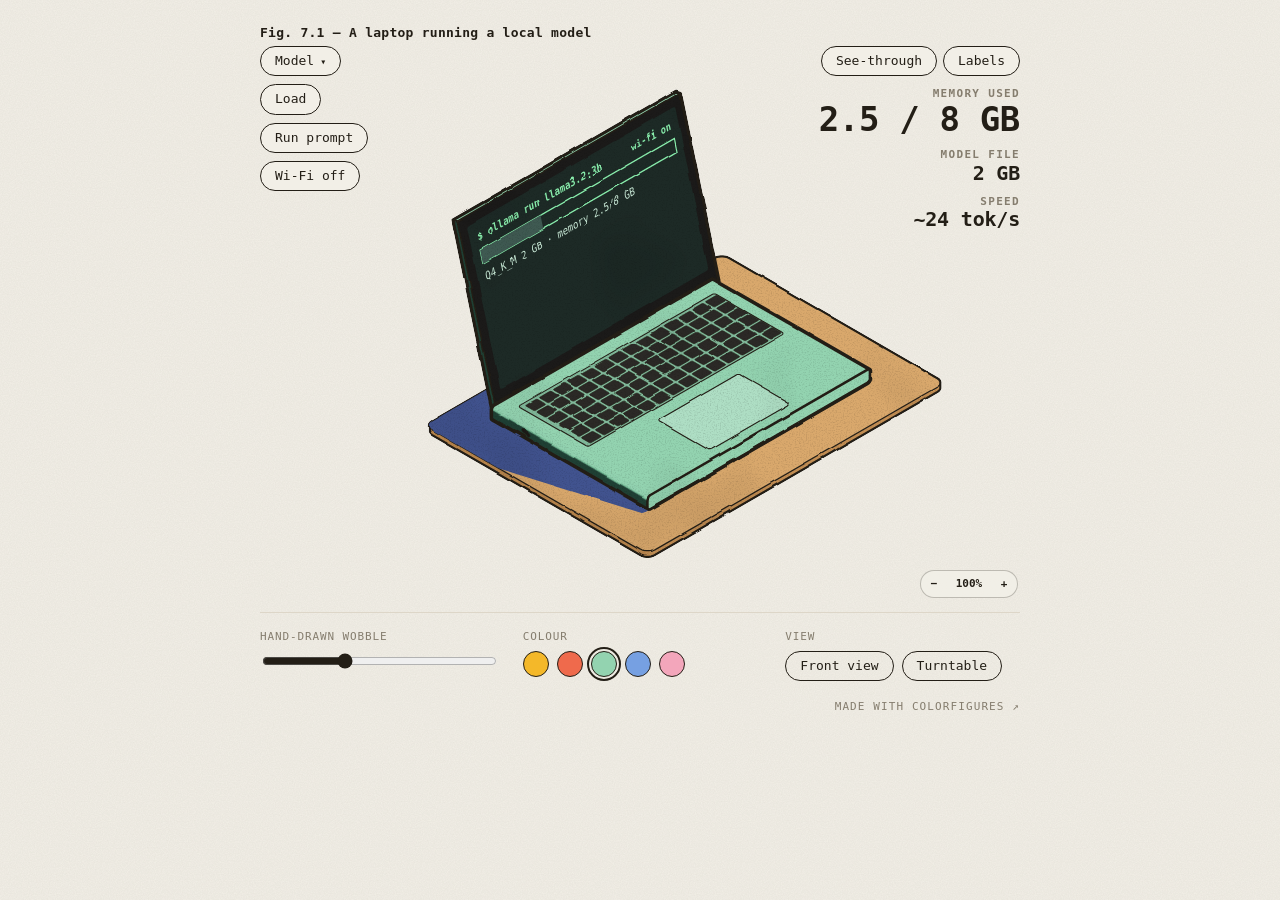
<file: cf/laptop-llm.html>
<!doctype html>
<html lang="en"><head><meta charset="utf-8"><meta name="viewport" content="width=device-width,initial-scale=1">
<title>Laptop running a local model</title><style>.mcap{display:none!important}@media (max-width:560px){.stat .v{font-size:20px!important}.stats{align-items:flex-end}}@media (min-width:561px){.vset{top:4px!important}#stats{top:var(--vset-h,44px)!important}}</style><style>@media (max-width:560px){body > header{display:none}}</style><script>window.FIG_A = () => innerWidth <= 560 ? 1.1 : .75;</script><script>window.LBL_U = () => { if (innerWidth > 560) return 0; const s = document.getElementById("fig"); return s && s.clientWidth && s.viewBox.baseVal.width ? s.viewBox.baseVal.width / s.clientWidth : 0; };</script></head><body>
<script>
/* ============================================================
   Colorfigures core: projection, shapes, shading, ink, labels, page shell.
   A figure page includes this file (scripts/build.py inlines it), then calls mountFigure({...}).
   See SKILL.md for the drawing contract and conventions.
   One fixed view (front-left-top) and one fixed light (from above, behind the viewer's right shoulder: the front is lit,
   the left side is in shade, and cast shadows fall toward the lower left of the screen).
   ============================================================ */

/* ---------- palettes ---------- */
const PALS = {
  mustard: { l:'#f4b829', m:'#d49c1f', d:'#4e4a18' },
  tomato:  { l:'#ef6a4c', m:'#cf5038', d:'#4a2219' },
  mint:    { l:'#93d3b0', m:'#71b693', d:'#1f4034' },
  cobalt:  { l:'#76a0e2', m:'#5a82c6', d:'#1c2948' },
  blush:   { l:'#f3a6bb', m:'#d8869c', d:'#4b2430' },
};
const METAL   = { l:'#eef0f0', m:'#c6ccce', d:'#8f989b' };
const CLEAR   = { l:'#e4f2f4', m:'#c4dfe4', d:'#97b9c0' };
const CERAMIC = { l:'#fbfaf3', m:'#e3e0d2', d:'#bdb8a6' };
const DARK    = { l:'#55504a', m:'#3d3935', d:'#272421' };
const INK = '#231e16';
const SHADOW = '#41538f';

/* ---------- projection (x = depth toward viewer-right, y = toward viewer-left, z = up) ---------- */
const C = Math.cos(Math.PI/6), S = Math.sin(Math.PI/6);
let OX = 0, OY = 0;
/* Free orthographic camera (internal names start with CAM_ / cam so they never clash with a figure's own names). YAW turns the viewer around the vertical axis (45° = the classic front-left view),
   PITCH is how far it looks down (35.26° = true isometric). At the defaults P() is exactly the old isometric
   projection, so every figure drawn for it still lines up. Drag the figure to orbit; double-click to reset.
   rotV(n) maps a world direction into the default view's frame, so vis / tone / any "sum of rotV > 0" test keep
   working at every angle: the viewer is always (1,1,1) and the light stays put relative to the viewer. */
let VIEW = 0, RC = [0, 0], RCZ = 0;
const VIEW_NAMES = ['front', 'left side', 'back', 'right side'];
const TURNS = [0, 2];
const YAW0 = 45, PITCH0 = Math.atan(1/Math.SQRT2) * 180/Math.PI, CAM_K = Math.sqrt(1.5);
let YAW = YAW0, PITCH = PITCH0, CAM_R, CAM_U, CAM_V, CAM_D;                       // right, up, toward viewer, screen-down
const camBasis = (yaw, pitch) => { const t = yaw*Math.PI/180, p = pitch*Math.PI/180, ct = Math.cos(t), st = Math.sin(t), cp = Math.cos(p), sp2 = Math.sin(p);
  return { R:[st,-ct,0], U:[-sp2*ct,-sp2*st,cp], V:[cp*ct,cp*st,sp2] }; };
const CAM_B0 = camBasis(YAW0, PITCH0);
// CAM_LIM: how far (deg) the camera may turn either side of the front view; null = all the way round (set per figure)
let CAM_LIM = null;
function setCam(yaw, pitch){ YAW = CAM_LIM == null ? yaw : Math.max(YAW0 - CAM_LIM, Math.min(YAW0 + CAM_LIM, yaw));
  PITCH = CAM_LIM == null ? Math.max(6, Math.min(78, pitch)) : Math.max(15, Math.min(62, pitch)); const b = camBasis(YAW, PITCH); CAM_R = b.R; CAM_U = b.U; CAM_V = b.V; CAM_D = CAM_U.map(v => -v); }
setCam(YAW0, PITCH0);
const camDot = (a,b) => a[0]*b[0]+a[1]*b[1]+a[2]*b[2];
const rotV = n => { const r = camDot(n,CAM_R), u = camDot(n,CAM_U), v = camDot(n,CAM_V); return [0,1,2].map(i => CAM_B0.R[i]*r + CAM_B0.U[i]*u + CAM_B0.V[i]*v); };
// the light's ground direction turns with the viewer's yaw only (shadows always fall toward the lower left of the screen)
const yawTurn = ([x,y]) => { const t = (YAW - YAW0)*Math.PI/180, c = Math.cos(t), s = Math.sin(t); return [x*c - y*s, x*s + y*c]; };
const rotXY = (x,y) => [x, y];                                                // kept for old callers
const P0 = (x,y,z) => [(x-y)*C + OX, (x+y)*S - z + OY];                       // raw iso
const P  = (x,y,z) => { const q = [x-RC[0], y-RC[1], z-RCZ];
  return [CAM_K*camDot(q,CAM_R) + (RC[0]-RC[1])*C + OX, CAM_K*camDot(q,CAM_D) + (RC[0]+RC[1])*S - RCZ + OY]; };
const Dv = (x,y,z) => [CAM_K*camDot([x,y,z],CAM_R), CAM_K*camDot([x,y,z],CAM_D)];
// distance toward the viewer: draw parts with smaller depth first
const depthOf = p => camDot(p, CAM_V);
// sort [{at:[x,y,z], svg}] back-to-front for the current camera. A part may also give box:[[x0,y0,z0],[x1,y1,z1]]:
// when two boxes are separated along x, y or z, the one on the viewer's side goes last (a centre point alone gets long
// or wrapping parts wrong: a pole beside a row of keys, a spout reaching past a cup).
const boxMid = b => [0,1,2].map(k => (b[0][k] + b[1][k]) / 2);
const sepOrder = (p, q) => { if (!p.box || !q.box) return 0;
  for (let k = 0; k < 3; k++){ if (p.box[1][k] <= q.box[0][k] + 1e-6) return CAM_V[k] >= 0 ? -1 : 1; if (q.box[1][k] <= p.box[0][k] + 1e-6) return CAM_V[k] >= 0 ? 1 : -1; }
  return 0; };
const byDepth = parts => parts.filter(Boolean).sort((p,q) => sepOrder(p,q) || (depthOf(p.at || boxMid(p.box)) - depthOf(q.at || boxMid(q.box)))).map(p => p.svg).join('');
// the half of a vertical ring that faces the viewer / is turned away, as [from, to] angles in degrees (0 = +x, 90 = +y)
const nearHalf = () => [YAW - 90, YAW + 90], farHalf = () => [YAW + 90, YAW + 270];
// an open container (cup, bin, cone, drum) between two rings: far inner wall, then its contents, then the near outer wall
const openShell = (A, B, colour, contents = '') => loft(A, B, colour, true) + contents + loft(A, B, colour);
const f  = v => v.toFixed(1);
const pd = (pts, close=true) => 'M' + pts.map(p => { const q = P(p[0],p[1],p[2]); return f(q[0])+' '+f(q[1]); }).join('L') + (close ? 'Z' : '');
const sp = pts => 'M' + pts.map(q => f(q[0])+' '+f(q[1])).join('L') + 'Z';

/* ---------- 2D shapes in a plane's (u,v) coords (v up), mapped to 3D by a plane ---------- */
const arcUV  = (cu,cv,r,a0,a1,n=7) => { const o=[]; for (let i=0;i<=n;i++){ const a=(a0+(a1-a0)*i/n)*Math.PI/180; o.push([cu+r*Math.cos(a), cv+r*Math.sin(a)]); } return o; };
const rrUV   = (u0,v0,u1,v1,r,n=7) => r <= 0 ? rectUV(u0,v0,u1,v1) : [...arcUV(u1-r,v0+r,r,-90,0,n), ...arcUV(u1-r,v1-r,r,0,90,n), ...arcUV(u0+r,v1-r,r,90,180,n), ...arcUV(u0+r,v0+r,r,180,270,n)];
const rectUV = (u0,v0,u1,v1) => [[u0,v0],[u1,v0],[u1,v1],[u0,v1]];
const ellUV  = (cu,cv,ru,rv,n=24) => Array.from({length:n}, (_,i) => { const a=i/n*2*Math.PI; return [cu+ru*Math.cos(a), cv+rv*Math.sin(a)]; });
const PX = x => ([u,v]) => [x,u,v];      // front-facing plane x = const   (u = y, v = z)
const PY = y => ([u,v]) => [u,y,v];      // side plane y = const           (u = x, v = z)
const PZ = z => ([u,v]) => [u,v,z];      // horizontal plane z = const     (u = x, v = y)
const on = (plane, uv) => uv.map(plane);

/* ---------- vectors + shading ---------- */
const sub=(a,b)=>[a[0]-b[0],a[1]-b[1],a[2]-b[2]], dot=(a,b)=>a[0]*b[0]+a[1]*b[1]+a[2]*b[2];
const cross=(a,b)=>[a[1]*b[2]-a[2]*b[1], a[2]*b[0]-a[0]*b[2], a[0]*b[1]-a[1]*b[0]];
const norm=a=>{ const l=Math.hypot(...a)||1; return a.map(v=>v/l); };
const avg=ps=>ps.reduce((s,p)=>[s[0]+p[0]/ps.length,s[1]+p[1]/ps.length,s[2]+p[2]/ps.length],[0,0,0]);
const vis = n => { const r = rotV(n); return r[0]+r[1]+r[2] > 1e-6; };   // viewer looks from (+1,+1,+1) after the turn
const facing = vis;                                                       // readable alias: is this face toward the viewer?
const SHADOW_K = 0.85, AZ_MIN = 20, AZ_MAX = 160;
// cast shadows are drawn shorter than the shading light implies (0.45 × height instead of 0.85 ×): long shadows of tall
// parts on thin supports (a lamp shade, a fan head) land far from the object and read as separate blobs
const SHADOW_LEN = 0.45;
let L = [0,0,1], SH = [0,0];
function setLight(deg){ const a=deg*Math.PI/180; SH=[SHADOW_K*Math.cos(a), SHADOW_K*Math.sin(a)]; L=norm([-SH[0],-SH[1],1]); }
const LIN = norm([.6,.2,1]);                       // fixed light for interiors / small props
// Three flat tones, but blended across a narrow band at each step, so a face that turns past a threshold while the
// figure rotates fades between tones instead of snapping (at rest almost every face still sits on a pure tone).
const SOFT = .18;
const step3 = (d, hi, lo, m) => { const ss = (a, b, x) => { const k = Math.min(1, Math.max(0, (x - a)/(b - a))); return k*k*(3 - 2*k); };
  const a = ss(hi - SOFT, hi + SOFT, d), b = ss(lo - SOFT, lo + SOFT, d);
  return a >= 1 ? m.l : b <= 0 ? m.d : a > 0 ? mix(m.m, m.l, a) : b < 1 ? mix(m.d, m.m, b) : m.m; };
const tone  = (n,m) => step3(dot(rotV(n),L),   -.15, -.45, m);   // exterior, follows the sun
const toneI = (n,m) => step3(dot(rotV(n),LIN),  .6,   .05, m);   // interior / props
const mix = (a,b,t) => '#' + [1,3,5].map(i => Math.round(parseInt(a.substr(i,2),16)*(1-t) + parseInt(b.substr(i,2),16)*t).toString(16).padStart(2,'0')).join('');
const matOf = hex => ({ l:hex, m:mix(hex,'#000000',.16), d:mix(hex,'#000000',.42) });
const ease = t => t<.5 ? 2*t*t : 1-Math.pow(-2*t+2,2)/2;

/* ---------- drawing primitives (all return SVG strings) ---------- */
const ink   = (d,w=1.0) => `<path d="${d}" fill="none" stroke="${INK}" stroke-width="${w}" stroke-linejoin="round" stroke-linecap="round"/>`;
const fill  = (d,c,extra='') => `<path d="${d}" fill="${c}" ${extra}/>`;
const face  = (d,c) => `<path d="${d}" fill="${c}" stroke="${c}" stroke-width=".7" stroke-linejoin="round"/>`;
const shape = (pts,c,w=.9) => fill(pd(pts),c) + (w ? ink(pd(pts),w) : '');
const line  = (pts,w=.9) => ink(pd(pts,false),w);
// Loft between two rings of equal length (closed). colour(n) picks each strip's fill; flip = seen from inside.
function loft(A, B, colour, flip=false){
  const n=A.length, cen=avg(A.concat(B)); let s='';
  for (let i=0;i<n;i++){
    const a0=A[i], a1=A[(i+1)%n], b1=B[(i+1)%n], b0=B[i];
    let nr = norm(cross(sub(a1,a0), sub(b0,a0)));
    if (!isFinite(nr[0])) continue;
    if (dot(nr, sub(avg([a0,a1,b1,b0]), cen)) < 0) nr = nr.map(v=>-v);
    if (flip) nr = nr.map(v=>-v);
    if (vis(nr)) s += face(pd([a0,a1,b1,b0]), colour(nr));
  }
  return s;
}
function hull(pts){
  pts = pts.slice().sort((a,b)=>a[0]-b[0]||a[1]-b[1]);
  const cr=(o,a,b)=>(a[0]-o[0])*(b[1]-o[1])-(a[1]-o[1])*(b[0]-o[0]); const lo=[], up=[];
  for (const p of pts){ while(lo.length>=2 && cr(lo[lo.length-2],lo[lo.length-1],p)<=0) lo.pop(); lo.push(p); }
  for (const p of pts.reverse()){ while(up.length>=2 && cr(up[up.length-2],up[up.length-1],p)<=0) up.pop(); up.push(p); }
  lo.pop(); up.pop(); return lo.concat(up);
}
// Silhouette ink, weighted by how thick the part is on screen (like a hand inker): the w you pass is the most it gets.
// Thickness = 2 × area / perimeter of the outline (a rod's diameter, about half a box's width), as a share of the
// frame width. A long thin rod, a handle or a knob stays light (~1–1.5); a grinder, kettle or machine body gets the
// heavy ~2.4–2.8. Thin parts stay thin and parts keep air between them.
const hullInk = (pts3, w=1.4) => { const h = hull(pts3.map(p=>P(...p))); let a = 0, per = 0;
  for (let i = 0; i < h.length; i++){ const p = h[i], q = h[(i+1) % h.length]; a += p[0]*q[1] - q[0]*p[1]; per += Math.hypot(q[0]-p[0], q[1]-p[1]); }
  const thick = per ? Math.abs(a) / per / (INK_K * INK_REF_VB) : 0;
  return ink(sp(h), Math.min(w, .9 + 20*thick)); };
// Axis-aligned box: three visible faces, shaded, each outlined. shade = tone (sunlit) or toneI (interior).
function box(x0,y0,z0,x1,y1,z1,m,shade=toneI,w=.9){
  // all six faces, drawn only when they face the viewer (sides first, then top) — correct in every VIEW
  const F = [
    [[0,1,0],  [[x0,y1,z0],[x1,y1,z0],[x1,y1,z1],[x0,y1,z1]]],
    [[1,0,0],  [[x1,y0,z0],[x1,y1,z0],[x1,y1,z1],[x1,y0,z1]]],
    [[0,-1,0], [[x0,y0,z0],[x1,y0,z0],[x1,y0,z1],[x0,y0,z1]]],
    [[-1,0,0], [[x0,y0,z0],[x0,y1,z0],[x0,y1,z1],[x0,y0,z1]]],
    [[0,0,1],  [[x0,y0,z1],[x1,y0,z1],[x1,y1,z1],[x0,y1,z1]]] ];
  return F.filter(([n]) => vis(n)).map(([n,q]) => shape(q, shade(n,m), w)).join('');
}
// Rounded-profile extrusion: profile (u=y, v=z) swept along x from x0 to x1. Body of most machines.
function extrude(profileUV, x0, x1, m, shade=tone){ return loft(on(PX(x0),profileUV), on(PX(x1),profileUV), n=>shade(n,m)); }
// Vertical cylinder (axis z) centred (x,y), radius r from z0 to z1, with top cap.
function cyl(x,y,z0,z1,r,m,shade=toneI,w=1.2,n=24){
  const A=on(PZ(z0),ellUV(x,y,r,r,n)), B=on(PZ(z1),ellUV(x,y,r,r,n));
  return loft(A,B,nr=>shade(nr,m)) + fill(pd(B),shade([0,0,1],m)) + hullInk([...A,...B],w) + ink(pd(B),w*.8);
}
// Cylinder lying along x (e.g. a knob or dial sticking out of a front face): centred (y,z), from x0 to x1.
function cylX(x0,x1,y,z,r,m,shade=toneI,w=1.1,n=20){
  const A=on(PX(x0),ellUV(y,z,r,r,n)), B=on(PX(x1),ellUV(y,z,r,r,n));
  // cap on whichever end faces the viewer (the +x end in VIEW 0)
  const capB = vis([1,0,0]), cap = capB ? B : A, cn = capB ? [1,0,0] : [-1,0,0];
  return loft(A,B,nr=>shade(nr,m)) + (vis(cn) ? fill(pd(cap),shade(cn,m)) : '') + hullInk([...A,...B],w) + (vis(cn) ? ink(pd(cap),w*.8) : '');
}
// Cylinder between any two 3D points a and b (a lamp arm, a rod, a pipe at an angle, a handle bar), radius r.
// The end facing the viewer gets a cap. For a tapered part (a cone, a lamp shade) pass r1 for the radius at b.
function rod(a, b, r, m, shade=toneI, w=1, r1=r, n=16){
  const d = norm(sub(b, a)), u = norm(cross(d, Math.abs(d[2]) < .9 ? [0,0,1] : [1,0,0])), v = cross(d, u);
  const ring = (p, rr) => Array.from({length:n}, (_,i) => { const t = i/n*2*Math.PI, c = Math.cos(t)*rr, s2 = Math.sin(t)*rr;
    return [p[0] + u[0]*c + v[0]*s2, p[1] + u[1]*c + v[1]*s2, p[2] + u[2]*c + v[2]*s2]; });
  const A = ring(a, r), B = ring(b, r1), capB = vis(d), cap = capB ? B : A, cn = capB ? d : d.map(x => -x);
  return loft(A, B, nr => shade(nr, m)) + (Math.max(r, r1) > 0 ? fill(pd(cap), shade(cn, m)) + ink(pd(cap), w*.8) : '') + hullInk([...A, ...B], w);
}
// Text lying flat on a front plane x = const, centred at (y,z) baseline; reads left-to-right on screen.
// text sits on a face: if its reading direction comes out mirrored (or edge-on), that face is turned away, so the text is hidden
const txM = (o, U, V) => (U[0]*V[1] - U[1]*V[0]) <= .02 * Math.hypot(...U) * Math.hypot(...V) ? `matrix(0 0 0 0 ${f(o[0])} ${f(o[1])})` : `matrix(${U[0].toFixed(4)} ${U[1].toFixed(4)} ${V[0].toFixed(4)} ${V[1].toFixed(4)} ${f(o[0])} ${f(o[1])})`;
const tx = (x,y,z,str,size,col=INK,weight=700) => { const o=P(x,y,z);
  return `<text transform="${txM(o, Dv(0,-1,0), Dv(0,0,-1))}" font-size="${size}" fill="${col}" text-anchor="middle" font-family="ui-monospace,Menlo,monospace" font-weight="${weight}" letter-spacing=".04em">${str}</text>`; };
// Text on a side plane y = const, centred at (x,z).
const txY = (x,y,z,str,size,col=INK,weight=700) => { const o=P(x,y,z);
  return `<text transform="${txM(o, Dv(1,0,0), Dv(0,0,-1))}" font-size="${size}" fill="${col}" text-anchor="middle" font-family="ui-monospace,Menlo,monospace" font-weight="${weight}" letter-spacing=".04em">${str}</text>`; };
// Cast shadow of a set of 3D points (any outline of the object), pushed along the light onto z = 0.
// the light stays put relative to the viewer, so the shadow is cast in turned coordinates
// z0: the surface it falls on (a board, a counter); clip it to that surface with clipTo(...) if it could spill off.
// clip: the 3D outline of the surface it falls on (e.g. boardTop(...)), so it can't spill over the edge.
const castShadow = (pts3, z0=0, clip=null) => { const k = SHADOW_LEN / SHADOW_K, [sx, sy] = yawTurn(SH);
  const s = fill(sp(hull(pts3.map(([x,y,z]) => P(x+(z-z0)*sx*k, y+(z-z0)*sy*k, z0)))), SHADOW);
  return clip ? clipTo(clip, s) : s; };
// A board for the object to stand on (a tray, a desk top, a counter): a rounded slab from (x0,y0) to (x1,y1), h thick.
// Draw it first; then castShadow(points, h, boardTop(x0,y0,x1,y1,h,r)) so shadows lie on it and stop at its edge.
const BOARD = { l:'#e6e1d4', m:'#cfc8b8', d:'#aaa293' }, WOOD = { l:'#d9a86c', m:'#bf8a4f', d:'#8e6236' };
const boardTop = (x0,y0,x1,y1,h=3,r=5) => on(PZ(h), rrUV(x0,y0,x1,y1,r));
function board(x0,y0,x1,y1,h=3,r=5,m=BOARD){
  const A = on(PZ(0), rrUV(x0,y0,x1,y1,r)), B = boardTop(x0,y0,x1,y1,h,r);
  return loft(A, B, n => toneI(n, m)) + fill(pd(B), m.l) + ink(pd(B), 1) + hullInk([...A, ...B], 1.8);
}
// Group helpers: clickable target, clip to an opening.
const act  = (name, inner, data='') => `<g data-act="${name}" ${data}>${inner}</g>`;
let _clipN = 0;
// Part label (for "how does it work" figures): a cream pill with a leader line to a 3D point on the part.
// dx, dy = where the pill sits, in screen units at the reference zoom (they scale with the figure like stroke widths).
// on = that part is working right now (the pill turns the accent colour). Labels can be hidden with the Labels switch.
function tag(p3, dx, dy, text, on=false){
  // on a phone (LBL_U = drawing units per screen px) the pill is a numbered badge and the names go in a legend under the figure
  const u = window.LBL_U ? LBL_U() : 0, n = ((window.__ln || (window.__ln = {}))[text] || (__ln[text] = Object.keys(__ln).length + 1));
  const k = INK_K, [X,Y] = P(...p3), fs = u ? 10*u : 8.6*k, h = u ? 17*u : fs*1.8, w = u ? h*(n > 9 ? 1.3 : 1) : text.length*fs*.62 + fs*1.5, cx = X + dx*k, cy = Y + dy*k;
  return `<g class="tag${on ? ' on' : ''}" data-n="${n}" data-t="${text}"><path d="M${f(X)} ${f(Y)}L${f(cx)} ${f(cy)}" fill="none" stroke="${INK}" stroke-width="1"/>`
    + `<circle cx="${f(X)}" cy="${f(Y)}" r="${f(1.3*k)}" fill="${INK}"/>`
    + `<rect x="${f(cx-w/2)}" y="${f(cy-h/2)}" width="${f(w)}" height="${f(h)}" rx="${f(h/2)}" fill="${on ? 'var(--accent,#f4b829)' : '#fff4d6'}" stroke="${INK}" stroke-width="1.2"/>`
    + `<text x="${f(cx)}" y="${f(cy+fs*.36)}" font-size="${f(fs)}" text-anchor="middle" font-family="ui-monospace,Menlo,monospace" font-weight="800" letter-spacing=".04em" fill="${INK}">${u ? n : text}</text></g>`;
}
const clipTo = (pts3, inner) => { const id = 'k' + (++_clipN); return `<clipPath id="${id}"><path d="${pd(pts3)}"/></clipPath><g clip-path="url(#${id})">${inner}</g>`; };

/* ---------- constant on-screen line weight ----------
   Stroke widths are written in model units, and each figure is zoomed to fill the frame, so a small
   object would get fat lines. INK_K rescales every stroke-width (and the wobble/grain filter) so all
   figures match the reference zoom of the booth / vending machine (viewBox ≈ 585 units wide). */
const INK_REF_VB = 585;
let INK_K = 1;
const inkScale = svg => INK_K === 1 ? svg : svg.replace(/stroke-width="([\d.]+)"/g, (_, w) => `stroke-width="${(+w * INK_K).toFixed(2)}"`);

/* ---------- page shell ---------- */
const CORE_CSS = `
  :root{--paper:#f2efe7;--ink:#231e16;--muted:#857d6e;--rule:#ddd6c8}
  *{box-sizing:border-box} html,body{margin:0;height:100%}
  body{background-color:var(--paper);
    background-image:url("data:image/svg+xml;utf8,<svg xmlns='http://www.w3.org/2000/svg' width='320' height='320'><filter id='p'><feTurbulence type='fractalNoise' baseFrequency='.85' numOctaves='3' stitchTiles='stitch'/><feColorMatrix values='0 0 0 0 .42  0 0 0 0 .39  0 0 0 0 .33  .16 0 0 0 0'/></filter><rect width='100%' height='100%' filter='url(%23p)'/></svg>");
    overflow-x:hidden;color:var(--ink);font:13px/1.4 ui-monospace,SFMono-Regular,Menlo,monospace;display:flex;flex-direction:column;align-items:center;padding:24px 16px 32px}
  header{width:100%;max-width:760px;display:flex;justify-content:space-between;align-items:baseline;gap:12px;flex-wrap:wrap}
  header h1{font-size:13px;font-weight:600;margin:0;letter-spacing:.02em} header span{color:var(--muted)}
  #fig{width:100%;max-width:760px;height:auto;display:block;margin:4px 0 8px;user-select:none;overflow:visible}
  #fig{cursor:grab;touch-action:pan-y} #fig.drag{cursor:grabbing} #fig [data-act]{cursor:pointer}
  #readout, .idea{display:none}   /* status line + big idea are off: the buttons and motion tell the story */
  .idea{width:100%;max-width:760px;margin:-6px 0 16px;font-size:12.5px;line-height:1.5;text-align:center;color:var(--ink)}
  .idea strong{letter-spacing:.12em;text-transform:uppercase;font-size:11px;margin-right:8px}
  #readout{position:relative;min-height:1.4em;letter-spacing:.08em;text-transform:uppercase;margin-bottom:14px;text-align:center;text-shadow:0 0 3px var(--paper),0 0 6px var(--paper),0 0 10px var(--paper)}
  .stage{position:relative;width:100%;max-width:760px}
  .actions{position:absolute;top:4px;left:0;display:flex;flex-direction:column;align-items:flex-start;gap:8px;z-index:2;max-width:220px}
  .actions .cap{color:var(--muted);font-size:11px;letter-spacing:.08em;text-transform:uppercase;margin:0 0 2px}
  html.nolabels #fig .tag{display:none}
  .ctl[hidden]{display:none}
  /* ui.flash(text): a short note under the buttons ("the can is empty — refill it"); the status line itself stays hidden */
  .toast{position:absolute;left:0;z-index:3;font-size:11.5px;letter-spacing:.06em;text-transform:uppercase;background:var(--paper);
    border:1.5px solid var(--ink);border-radius:8px;padding:4px 9px;box-shadow:2px 2px 0 var(--ink);opacity:0;transition:opacity .2s;pointer-events:none;max-width:240px}
  .toast.show{opacity:1}
  .made-with{width:100%;max-width:760px;margin-top:18px;text-align:right;font-size:11px;letter-spacing:.1em;text-transform:uppercase}
  .made-with a{color:var(--muted);text-decoration:none} .made-with a:hover{color:var(--ink)}
  .stats{position:absolute;top:4px;right:0;display:flex;flex-direction:column;align-items:flex-end;gap:10px;z-index:2;text-align:right}
  .stat .k{font-size:11px;font-weight:700;letter-spacing:.12em;text-transform:uppercase;color:var(--muted)}
  .stat .v{font-size:34px;font-weight:800;line-height:1.05;letter-spacing:-.01em;font-variant-numeric:tabular-nums;color:var(--ink)}
  .stat.small .v{font-size:20px}
  .stat .v.bump{animation:bump .35s ease-out}
  @keyframes bump{0%{transform:scale(1.18)}100%{transform:none}}
  .stepwrap{position:relative;display:flex;align-items:center;gap:8px}
  .act{font:inherit;color:var(--ink);background:var(--paper);border:1.5px solid var(--ink);border-radius:999px;padding:5px 14px;cursor:pointer;white-space:nowrap}
  .act:hover{background:color-mix(in srgb,var(--paper) 92%,var(--ink))}
  .act .car{margin-left:6px;font-size:10px}
  .act:focus-visible{outline:2px solid var(--ink);outline-offset:3px}
  .chips{display:none;flex-wrap:wrap;gap:6px;background:var(--paper);border:2px solid var(--ink);border-radius:12px;box-shadow:3px 3px 0 var(--ink);
    padding:8px;width:max-content;max-width:min(300px,62vw);position:absolute;left:calc(100% + 10px);top:-4px;z-index:3}
  .stepwrap.open .chips{display:flex}
  .chip{white-space:nowrap;font:inherit;font-size:11.5px;font-weight:700;color:var(--ink);background:var(--paper);border:1.5px solid var(--ink);border-radius:8px;padding:4px 8px;cursor:pointer;box-shadow:2px 2px 0 var(--ink)}
  .chip:hover{background:var(--accent,#f4b829);transform:translate(-1px,-1px)}
  .chip.current{background:var(--ink);color:var(--paper)} .chip.current:hover{background:var(--ink);transform:none}
  .chip.off{opacity:.45} .chip.off:hover{transform:none;background:var(--paper)}
  
  @media (max-width:560px){body{padding:14px 12px 24px}header span,.actions .cap{display:none}.actions{flex-direction:row;flex-wrap:wrap;gap:6px}.act{font-size:12px;padding:4px 11px}.stats{position:static;flex-direction:row;justify-content:flex-end;gap:18px;margin-bottom:4px}.actions{position:static;max-width:none;margin:6px 0 4px}.chips{left:0;top:calc(100% + 8px)}}
  .controls{width:100%;max-width:760px;display:grid;grid-template-columns:repeat(auto-fit,minmax(200px,1fr));gap:14px 28px;border-top:1px solid var(--rule);padding-top:16px}
  .ctl{display:flex;flex-direction:column;gap:6px}
  .ctl label{color:var(--muted);font-size:11px;letter-spacing:.08em;text-transform:uppercase}
  input[type=range]{width:100%;accent-color:var(--ink)}
  .row{display:flex;gap:8px;flex-wrap:wrap}
  button{font:inherit;color:var(--ink);background:transparent;border:1.5px solid var(--ink);border-radius:999px;padding:5px 14px;cursor:pointer}
  button:hover{background:#0000000d}
  button[aria-pressed=true]:not(.sw){background:var(--ink);color:var(--paper)}
  .sw{width:26px;height:26px;padding:0;border-radius:50%} .sw[aria-pressed=true]{outline:2px solid var(--ink);outline-offset:2px}`;

const filterFor = k => `<filter id="hand" x="-3%" y="-3%" width="106%" height="106%" color-interpolation-filters="sRGB">
  <feTurbulence type="fractalNoise" baseFrequency="${(0.045/k).toFixed(4)}" numOctaves="2" seed="4" result="warp"/>
  <feDisplacementMap id="wob" in="SourceGraphic" in2="warp" scale="${(2.4*k).toFixed(2)}" xChannelSelector="R" yChannelSelector="G" result="wob"/>
  <feTurbulence type="fractalNoise" baseFrequency="${(0.9/k).toFixed(4)}" numOctaves="3" seed="11" result="n1"/>
  <feColorMatrix in="n1" type="matrix" values=".3 0 0 0 .84  .3 0 0 0 .84  .3 0 0 0 .84  0 0 0 0 1" result="grain"/>
  <feTurbulence type="fractalNoise" baseFrequency="${(0.012/k).toFixed(4)}" numOctaves="2" seed="7" result="n2"/>
  <feColorMatrix in="n2" type="matrix" values=".3 0 0 0 .85  .3 0 0 0 .85  .3 0 0 0 .85  0 0 0 0 1" result="blot"/>
  <feBlend in="wob" in2="grain" mode="multiply" result="g1"/><feBlend in="g1" in2="blot" mode="multiply" result="g2"/>
  <feComposite in="g2" in2="wob" operator="in"/></filter>`;

/* mountFigure({
     fig:'03', title:'Photo booth', hint:'click the curtain…',
     size:[W,D,H],                 // bounding box, used to frame the view (shadow range included)
     palette:'mustard',            // default PALS key
     state:{...},                  // figure state (st.pal is built in)
     scene: (st, m) => svgString,  // m = current palette {l,m,d}
     readout: st => 'text',        // status line under the figure
     buttons: [{label, onClick(st, ui)}      // listed in the order the user should do them
               | {label, choices: st => [{label, onClick(st,ui), current?, disabled?, why?}]}],   // opens a picker
     stats: st => [{label, value, small?}],   // optional: big numbers top-right (credit, change, score)
     credit: false,                // optional: hide the small "Made with Colorfigures" link
     acts: { name(st, el, ui){} },  // clicks on act(name, …) groups; el has dataset
     params(st, q){}               // optional: read URLSearchParams for screenshot states
   })  -> ui = { st, render, animate(stepFn), flash(text,ms) }
   animate(step): calls step(dt seconds) every frame and re-renders until step returns false. */
addEventListener('error', e => { document.documentElement.dataset.errors = (document.documentElement.dataset.errors || '') + ' ' + e.message + ';'; });
/* The hand-drawn filter's noise never changes, but browsers recompute every feTurbulence each time the drawing changes
   (on phones SVG filters run on the CPU, so this is most of the cost of a frame). bakeNoise renders each noise layer once
   into an image and swaps it in: coarse layers as one small image over the whole view (they are smooth, so scaling up
   is invisible), fine grain as a seamless tile. If anything fails (an old browser), the live filter simply stays. */
function bakeNoise(svg){
  const fl = document.getElementById('hand'); if (!fl || typeof Image === 'undefined') return;
  const NS = 'http://www.w3.org/2000/svg', vb = svg.viewBox.baseVal;
  const x0 = vb.x - vb.width*.35, y0 = vb.y - vb.height*.35, w0 = vb.width*1.7, h0 = vb.height*1.7;
  for (const t of [...fl.querySelectorAll('feTurbulence')]){
    const fq = parseFloat(t.getAttribute('baseFrequency')), oct = +(t.getAttribute('numOctaves') || 1);
    if (!(fq > 0)) continue;
    const fine = fq * Math.max(w0, h0) > 80;
    if (fine) continue;   // fine grain stays live: a repeated tile leaves faint seams on some GPUs
    const rx = fine ? 0 : x0, ry = fine ? 0 : y0, rw = fine ? 48 / fq : w0, rh = fine ? 48 / fq : h0;
    const ppu = fq * (fine ? 7 : 5) * Math.pow(2, Math.max(0, oct - 1) * .5), PW = Math.ceil(rw * ppu), PH = Math.ceil(rh * ppu);
    if (PW * PH > 1200 * 1200) continue;
    const tb = t.cloneNode(); tb.removeAttribute('result'); if (fine) tb.setAttribute('stitchTiles', 'stitch');
    const src = `<svg xmlns="${NS}" width="${PW}" height="${PH}" viewBox="${rx} ${ry} ${rw} ${rh}"><filter id="n" filterUnits="userSpaceOnUse" x="${rx}" y="${ry}" width="${rw}" height="${rh}" color-interpolation-filters="sRGB">${tb.outerHTML}</filter><rect x="${rx}" y="${ry}" width="${rw}" height="${rh}" filter="url(#n)"/></svg>`;
    const img = new Image();
    img.onload = () => { try {
      const c = document.createElement('canvas'); c.width = PW; c.height = PH; const g = c.getContext('2d'); g.drawImage(img, 0, 0);
      // store the noise's colour values fully opaque: the filter reads its colour channels, and an image with
      // see-through pixels would be read premultiplied (darker) by some browsers
      const px = g.getImageData(0, 0, PW, PH); for (let i = 3; i < px.data.length; i += 4) px.data[i] = 255; g.putImageData(px, 0, 0);
      const url = c.toDataURL('image/png'), res = t.getAttribute('result');
      const im = document.createElementNS(NS, 'feImage');
      // a tile must sit inside the filter's region (the drawing's box) or it gets clipped: anchor it at the drawing's
      // centre, snapped to whole tiles so the grain keeps the same phase as the live noise would
      let ox = rx, oy = ry;
      if (fine){ const bb = svg.getElementById ? document.getElementById('art').getBBox() : { x: 0, y: 0, width: 0, height: 0 };
        ox = Math.floor((bb.x + bb.width/2) / rw) * rw; oy = Math.floor((bb.y + bb.height/2) / rh) * rh; }
      for (const [k, v] of [['x', ox], ['y', oy], ['width', rw], ['height', rh], ['preserveAspectRatio', 'none']]) im.setAttribute(k, v);
      im.setAttribute('href', url); im.setAttributeNS('http://www.w3.org/1999/xlink', 'xlink:href', url);
      if (!t.isConnected) return;
      if (fine){ im.setAttribute('result', res + '_tile'); const tl = document.createElementNS(NS, 'feTile'); tl.setAttribute('in', res + '_tile'); tl.setAttribute('result', res); t.replaceWith(im, tl); }
      else { im.setAttribute('result', res); t.replaceWith(im); }
    } catch (e) {} };
    img.src = 'data:image/svg+xml;charset=utf-8,' + encodeURIComponent(src);
  }
}
function mountFigure(cfg){
  document.title = cfg.title;
  const style = document.createElement('style'); style.textContent = CORE_CSS; document.head.appendChild(style);
  document.body.innerHTML = `
    <header><h1>Fig. ${cfg.fig} — ${cfg.title}</h1></header>
    <div class="stage">
      ${cfg.buttons && cfg.buttons.length ? `<div class="actions" id="btns"></div>` : ''}
      ${cfg.stats ? '<div class="stats" id="stats"></div>' : ''}
      <div class="toast" id="toast" role="status"></div>
      <svg id="fig" role="img" aria-label="${cfg.title}"><defs id="fdefs"></defs><g id="art" filter="url(#hand)"></g></svg>
    </div>
    <div id="readout"></div>
    ${cfg.idea ? `<p class="idea"><strong>The big idea</strong>${cfg.idea}</p>` : ''}
    <div class="controls">
      <div class="ctl"><label for="wb">Hand-drawn wobble</label><input id="wb" type="range" min="0" max="7" step="0.1" value="2.4"></div>
      <div class="ctl"><label>Colour</label><div class="row" id="pals"></div></div>
      <div class="ctl"><label>View</label><div class="row"><button id="vreset">Front view</button><button id="vspin" aria-pressed="false">Turntable</button></div></div>
      <div class="ctl" id="lblctl" hidden><label>Labels</label><div class="row"><button id="lbl" aria-pressed="true">On</button></div></div>
    </div>
    ${cfg.credit === false ? '' : '<footer class="made-with"><a href="https://april-zhu.com/colorfigures" target="_blank" rel="noopener">Made with Colorfigures ↗</a></footer>'}`;
  const st = cfg.state || {};            // kept as the same object, so a figure may hold on to it
  if (!st.pal) st.pal = cfg.palette || 'mustard';
  if (st.az == null) st.az = 105;
  const q = new URLSearchParams(location.search);
  // a figure turns all the way round only once it has been checked from every side (turn:'full'); otherwise it turns
  // +-60 deg around the front, where it was drawn. ?free=1 unlocks it for testing.
  CAM_LIM = cfg.turn === 'full' || q.get('free') === '1' ? null : 60;
  if (PALS[q.get('pal')]) st.pal = q.get('pal');
  if (cfg.params) cfg.params(st, q);

  // frame on the object itself: centred, filling ~60% of the width / ~78% of the height of a 4:3 view.
  // The cast shadow is allowed to spill outside the frame (svg overflow is visible).
  const [W,D,H] = cfg.size, pts = [];
  OX = OY = 0; RC = cfg.center || [W/2, D/2]; RCZ = H/2;
  VIEW = 0; setCam(YAW0, PITCH0);
  for (const x of [0,W]) for (const y of [0,D]) for (const z of [0,H]) pts.push(P(x,y,z));
  const xs=pts.map(p=>p[0]), ys=pts.map(p=>p[1]);
  const bw = Math.max(...xs)-Math.min(...xs), bh = Math.max(...ys)-Math.min(...ys);
  // the object fills ~74% of the width / ~88% of the height, nudged right of centre so the buttons (top left) stay clear
  // on a phone (FIG_A, from the gallery) the frame grows taller than 4:3, as far as the object needs, so tall machines fill it;
  // the spare height goes mostly below; the object stays centred (its shadow may run off the edge, by the owner's call)
  const PA = window.FIG_A ? FIG_A() : .75, A = PA === .75 ? .75 : Math.min(PA, Math.max(.75, bh/.88/(bw/.74)*1.08)), vbW = Math.max(bw/.74, bh/.88/A), vbH = vbW*A;
  OX = (vbW-bw)/2 + (PA === .75 ? vbW*.06 : 0) - Math.min(...xs); OY = (PA === .75 ? vbH*.04 : (vbH - bh)*.3) - Math.min(...ys);   // sit a little high: shadows fall downward
  const svg = document.getElementById('fig');
  svg.setAttribute('viewBox', `0 0 ${f(vbW)} ${f(vbH)}`);
  INK_K = vbW / INK_REF_VB;
  document.getElementById('fdefs').innerHTML = filterFor(INK_K);
  bakeNoise(svg);

  const art = document.getElementById('art'), readout = document.getElementById('readout');
  const ui = { st };
  ui.render = () => { _clipN = 0; document.documentElement.style.setProperty('--accent', PALS[st.pal].l); art.innerHTML = inkScale(cfg.scene(st, PALS[st.pal])); if (!ui._flash) readout.textContent = cfg.readout ? cfg.readout(st) : ''; if (ui.drawStats) ui.drawStats(); };
  // big numbers in the top-right corner (credit, change, score…); a value that changes gets a little bump
  const statsEl = document.getElementById('stats'), prevStats = {};
  ui.drawStats = () => { if (!statsEl) return;
    const list = cfg.stats(st).filter(Boolean), html = list.map(x => `<div class="stat${x.small ? ' small' : ''}"><div class="k">${x.label}</div><div class="v" data-k="${x.label}">${x.value}</div></div>`).join('');
    if (statsEl._html !== html){ statsEl._html = html; statsEl.innerHTML = html;
      statsEl.querySelectorAll('.v').forEach(v => { if (prevStats[v.dataset.k] != null && prevStats[v.dataset.k] !== v.textContent) v.classList.add('bump'); prevStats[v.dataset.k] = v.textContent; }); } };
  let flashT = 0;
  const toast = document.getElementById('toast');
  ui.flash = (text, ms=1600) => { ui._flash = true; readout.textContent = text; toast.textContent = text;
    toast.style.top = ((document.getElementById('btns') ? document.getElementById('btns').offsetTop + document.getElementById('btns').offsetHeight : 0) + 8) + 'px'; toast.classList.add('show');
    clearTimeout(flashT); flashT = setTimeout(() => { ui._flash = false; toast.classList.remove('show'); ui.render(); }, ms); };
  // One frame driver for every running animation: each frame runs all the steps, then draws once (two animations at
  // the same time no longer draw twice). It follows the screen's frames, with a timer fallback for when frames don't
  // come (headless shots, a hidden tab). ui.invalidate() asks for one redraw on the next frame (used while dragging).
  const steps = new Set(); let driving = false, lastT = 0, fbT = 0;
  const frame = () => { if (!driving) return; driving = false; clearTimeout(fbT);
    const now = performance.now(), dt = Math.max(0, Math.min(.05, (now - lastT) / 1000)); lastT = now;
    for (const s of [...steps]) if (s(dt) === false) steps.delete(s);
    ui.render(); if (steps.size) drive(); };
  const drive = () => { if (driving) return; driving = true; requestAnimationFrame(frame); fbT = setTimeout(frame, 60); };
  ui.animate = step => { if (!steps.size && !driving) lastT = performance.now(); steps.add(step); drive(); };
  ui.invalidate = () => drive();

  // clickable parts react on press, not on click: while something animates, the scene is redrawn every frame, so the
  // element under the pointer is replaced between press and release and a 'click' would never fire
  svg.addEventListener('pointerdown', e => { if (e.button) return; const a = e.target.closest('[data-act]'); if (!a || !cfg.acts || !cfg.acts[a.dataset.act]) return;
    e.preventDefault(); cfg.acts[a.dataset.act](st, a, ui); ui.render(); });
  // orbit: drag anywhere that is not a clickable part (the machine turns the way the finger moves); arrow keys nudge; double-click eases back to the front view
  let drag = null, spin = false, camAnim = 0;
  const camTo = (y, p, ms=700) => { const y0 = YAW, p0 = PITCH, dy = ((y - y0 + 540) % 360) - 180, id = ++camAnim; let t = 0;
    ui.animate(dt => { if (id !== camAnim) return false; t += dt*1000; const k = Math.min(1, t / ms), e = ease(k); setCam(y0 + dy*e, p0 + (p - p0)*e); return k < 1; }); };
  ui.camTo = camTo;
  svg.addEventListener('pointerdown', e => { if (e.button || e.target.closest('[data-act]')) return;
    camAnim++; drag = { x:e.clientX, y:e.clientY, yaw:YAW, pitch:PITCH }; svg.classList.add("drag"); try { svg.setPointerCapture(e.pointerId); } catch {} });
  svg.addEventListener('pointermove', e => { if (!drag) return; const k = 300 / svg.getBoundingClientRect().width;
    setCam(drag.yaw + (e.clientX - drag.x)*.55*k, drag.pitch + (e.clientY - drag.y)*.35*k); ui.invalidate(); });
  const endDrag = () => { drag = null; svg.classList.remove('drag'); };
  svg.addEventListener('pointerup', endDrag); svg.addEventListener('pointercancel', endDrag);
  svg.addEventListener('dblclick', e => { if (!e.target.closest('[data-act]')) camTo(YAW0, PITCH0); });
  addEventListener('keydown', e => { const k = { ArrowLeft:[-15,0], ArrowRight:[15,0], ArrowUp:[0,8], ArrowDown:[0,-8] }[e.key];
    if (!k || window.GAME_KEYS || /input|textarea/i.test(e.target.tagName)) return; e.preventDefault(); camTo(YAW + k[0], PITCH + k[1], 260); });   // a game figure keeps the arrows for play
  document.getElementById('vreset').onclick = () => { spin = false; vsp.setAttribute('aria-pressed', false); camTo(YAW0, PITCH0); };
  const vsp = document.getElementById('vspin');
  vsp.onclick = () => { spin = !spin; vsp.setAttribute('aria-pressed', spin); camAnim++;
    let dir = 1;   // with a turning limit, the turntable swings back and forth inside it
    if (spin) ui.animate(dt => { if (!spin) return false; if (!drag){ let y = YAW + dir*dt*18;
      if (CAM_LIM != null && Math.abs(y - YAW0) >= CAM_LIM - .5){ dir = -dir; y = YAW + dir*dt*18; } setCam(y, PITCH); } return true; }); };
  if (q.has('yaw') || q.has('pitch')) setCam(+(q.get('yaw') ?? YAW0), +(q.get('pitch') ?? PITCH0));
  const btns = document.getElementById('btns');
  const stepEls = [];
  if (btns) cfg.buttons.forEach((b, i) => {
    const wrap = document.createElement('div'); wrap.className = 'stepwrap';
    const el = document.createElement('button'); el.className = 'act';
    el.innerHTML = `${b.label}${b.choices ? '<span class="car">▾</span>' : ''}`;
    wrap.appendChild(el); btns.appendChild(wrap); stepEls.push(el);
    if (!b.choices){ el.onclick = () => { closeChips(); b.onClick(st, ui); ui.render(); }; return; }
    const chips = document.createElement('div'); chips.className = 'chips'; wrap.appendChild(chips);
    el.onclick = e => { e.stopPropagation(); const open = !wrap.classList.contains('open'); closeChips();
      if (!open) return;
      chips.innerHTML = '';
      // every choice stays clickable, so nothing silently ignores a press:
      //   current:true  = the one in use (shown selected); a press just says so
      //   disabled:true = not possible right now (shown faded); a press says why (c.why, or a generic note)
      for (const c of b.choices(st)){ const ch = document.createElement('button'); ch.className = 'chip' + (c.current ? ' current' : c.disabled ? ' off' : ''); ch.textContent = c.label;
        if (c.current) ch.setAttribute('aria-pressed', 'true');
        ch.onclick = ev => { ev.stopPropagation(); closeChips();
          if (c.current) return ui.flash(`${c.label} — already set`);
          if (c.disabled) return ui.flash(c.why || `${c.label} isn't possible right now`);
          c.onClick(st, ui); ui.render(); }; chips.appendChild(ch); }
      wrap.classList.add('open'); };
  });
  function closeChips(){ document.querySelectorAll('.stepwrap.open').forEach(w => w.classList.remove('open')); }
  document.addEventListener('click', closeChips);

  document.getElementById('wb').oninput = e => document.getElementById('wob').setAttribute('scale', (e.target.value * INK_K).toFixed(2));
  const pals = document.getElementById('pals');
  for (const [k,p] of Object.entries(PALS)){
    const b = document.createElement('button'); b.className='sw'; b.title=k; b.style.background=p.l; b.setAttribute('aria-pressed', k===st.pal);
    b.onclick = () => { st.pal=k; [...pals.children].forEach(c=>c.setAttribute('aria-pressed', c===b)); ui.render(); };
    pals.appendChild(b);
  }
  // labels: the switch appears when the figure draws any tag(); ?labels=0 starts with them hidden
  const lblctl = document.getElementById('lblctl'), lbl = document.getElementById('lbl');
  const setLabels = on => { document.documentElement.classList.toggle('nolabels', !on); lbl.textContent = on ? 'On' : 'Off'; lbl.setAttribute('aria-pressed', on); };
  lbl.onclick = () => setLabels(document.documentElement.classList.contains('nolabels'));
  if (q.get('labels') === '0') setLabels(false);
  // testing: ?press=Label@ms,Label@ms clicks the buttons whose text starts with Label at those times after load
  // (any order, repeats allowed); Label>Choice picks a choice from a picker button (?press=Speed>3@300).
  // Script errors and unknown labels are recorded on <html data-errors="…">
  window.__st = st;
  const noteErr = m => { document.documentElement.dataset.errors = (document.documentElement.dataset.errors || '') + ' ' + m + ';'; };
  const starts = (el, t) => el.textContent.trim().toLowerCase().startsWith(t.trim().toLowerCase());
  if (q.has('press')) q.get('press').split(',').forEach(item => { const [what, ms] = item.split('@'), [label, choice] = what.split('>');
    setTimeout(() => { const b = [...document.querySelectorAll('.act')].find(b => starts(b, label));
      if (!b) return noteErr(`no button "${label}"`);
      b.click(); if (choice == null) return;
      const c = [...b.parentElement.querySelectorAll('.chip')].find(c => starts(c, choice));
      if (c && !c.disabled) c.click(); else noteErr(`no choice "${choice}" in "${label}"`); }, +ms || 0); });
  setLight(st.az); ui.render();
  if (art.querySelector('.tag')) lblctl.hidden = false;
  return ui;
}

/* ---------- see-through + labels kit (shared; the figure supplies its own working parts) ----------
   xrCallouts(items, B): pills in two columns either side of the object, sorted top to bottom so leaders never cross.
     items: [{ at:[x,y,z], text, on }], B: the object's bounds [x0, x1, y0, y1, z0, z1].
   xrGhost(body, mech, k, OUTp, x0, x1, m): far walls faintly, the working parts, then the case as a ghost over them.
   xrMount(getUI, caption): the See-through / Labels switches (top right), the caption under the figure, label hiding. */
function xrCallouts(items, B){
  const pts = []; for (const x of [B[0], B[1]]) for (const y of [B[2], B[3]]) for (const z of [B[4], B[5]]) pts.push(P(x, y, z));
  const xmin = Math.min(...pts.map(p => p[0])), xmax = Math.max(...pts.map(p => p[0])), cx = (xmin + xmax)/2;
  // on a phone (LBL_U = drawing units per screen px) each label is a numbered badge and the names go in a legend under the figure
  const k = INK_K, u = window.LBL_U ? LBL_U() : 0, fs = u ? 10*u : 8.6*k, hgt = u ? 17*u : fs*1.8, gap = hgt + (u ? 3*u : 3*k);
  const L = [], R = [];
  const svgEl = document.getElementById('fig'), vb = svgEl.viewBox.baseVal, btn = document.getElementById('btns');
  const wMax = u ? hgt*1.3 + 12*k : Math.max(...items.map(it => it.text.length))*fs*.62 + fs*1.5 + 12*k;
  const roomL = xmin - vb.x >= wMax, roomR = vb.x + vb.width - xmax >= wMax;
  for (const it of items){ const [X, Y] = P(...it.at); ((X < cx && roomL) || !roomR ? L : R).push({ ...it, X, Y }); }
  let s = '';
  let top = { [-1]: fs, [1]: fs + 30*k };
  if (btn && svgEl.getScreenCTM()){ const r = btn.getBoundingClientRect(), q = new DOMPoint(r.right, r.bottom + 50).matrixTransform(svgEl.getScreenCTM().inverse());
    if (q.y > 0) top[-1] = q.y + hgt; }
  for (const [col, side] of [[L, -1], [R, 1]]){
    col.sort((a, b) => a.Y - b.Y);
    let y = -1e9; for (const c of col){ c.py = Math.max(c.Y, y + gap, top[side]); y = c.py; }
    const shift = col.length ? Math.max(0, col.reduce((a, c) => a + c.py - c.Y, 0) / col.length) : 0;
    const room = col.length ? col[0].py - top[side] : 0; for (const c of col) c.py -= Math.min(shift, room);
    for (const c of col){
      c.n = ((window.__ln || (window.__ln = {}))[c.text] || (__ln[c.text] = Object.keys(__ln).length + 1)); const w = u ? hgt*(c.n > 9 ? 1.3 : 1) : c.text.length*fs*.62 + fs*1.5;
      let px = side < 0 ? xmin - 10*k - w/2 : xmax + 10*k + w/2; px = Math.max(vb.x + w/2 + 2*k, Math.min(vb.x + vb.width - w/2 - 2*k, px));
      const ex = px - side*w/2;
      s += `<g class="tag${c.on ? ' on' : ''}" data-n="${c.n}" data-t="${c.text}"><path d="M${f(c.X)} ${f(c.Y)}L${f(ex + side*-4*k)} ${f(c.py)}L${f(ex)} ${f(c.py)}" fill="none" stroke="${INK}" stroke-width="1"/>`
        + `<circle cx="${f(c.X)}" cy="${f(c.Y)}" r="${f(1.4*k)}" fill="${INK}"/>`
        + `<rect x="${f(px - w/2)}" y="${f(c.py - hgt/2)}" width="${f(w)}" height="${f(hgt)}" rx="${f(hgt/2)}" fill="${c.on ? 'var(--accent,#f4b829)' : '#fff4d6'}" stroke="${INK}" stroke-width="1.2"/>`
        + `<text x="${f(px)}" y="${f(c.py + fs*.36)}" font-size="${f(fs)}" text-anchor="middle" font-family="ui-monospace,Menlo,monospace" font-weight="800" letter-spacing=".04em" fill="${INK}">${u ? c.n : c.text}</text></g>`;
    }
  }
  return s;
}
function xrGhost(body, mech, k, OUTp, x0, x1, m){
  const fF = facing([1,0,0]), fB = facing([-1,0,0]);
  const far = `<g opacity="${f(.5*k)}">` + loft(on(PX(x0), OUTp), on(PX(x1), OUTp), n => mix(toneI(n.map(v => -v), m), '#f2efe7', .55), true)
    + (fF ? fill(pd(on(PX(x0), OUTp)), mix(m.d, '#f2efe7', .5)) : '') + (fB ? fill(pd(on(PX(x1), OUTp)), mix(m.d, '#f2efe7', .5)) : '') + `</g>`;
  return far + mech + `<g opacity="${f(1 - .8*k)}">${body}</g>` + `<g opacity="${f(.6*k)}">` + hullInk([...on(PX(x0), OUTp), ...on(PX(x1), OUTp)], 2.8) + `</g>`;
}
function xrMount(getUI, caption, opt = {}){   // opt.labelsOnly: only the Labels switch (the insides are on show already)
  const ui = getUI(), q = new URLSearchParams(location.search), html = document.documentElement;
  if (q.get('labels') !== '1') html.classList.add('nolabels');
  if (ui.st.xr == null){ ui.st.xr = 0; ui.st.xrT = 0; }
  if (q.get('xr') === '1') ui.st.xr = ui.st.xrT = 1;
  const old = document.getElementById('lblctl'); if (old) old.style.display = 'none';
  const vset = document.createElement('div'); vset.className = 'vset';
  vset.innerHTML = '<div class="vrow">' + (opt.labelsOnly ? '' : '<button class="act" id="xrb" aria-pressed="false">See-through</button>') + '<button class="act" id="lblb" aria-pressed="false">Labels</button></div>';
  document.querySelector('.stage').appendChild(vset);
  // pages with a stats panel in the top right: the switches go just under it
  const place = () => { const sp = document.getElementById('stats'); vset.style.top = sp ? (sp.offsetTop + sp.offsetHeight + 10) + 'px' : ''; };
  place(); new ResizeObserver(place).observe(document.getElementById('stats') || vset);
  const xrb = document.getElementById('xrb'), lblb = document.getElementById('lblb');
  const sync = () => { if (xrb) xrb.setAttribute('aria-pressed', !!getUI().st.xrT); lblb.setAttribute('aria-pressed', !html.classList.contains('nolabels')); };
  if (xrb) xrb.onclick = () => { const u = getUI(), st = u.st; st.xr = st.xr || 0; st.xrT = st.xrT ? 0 : 1; sync();
    u.animate(dt => { const g = Math.sign(st.xrT - st.xr); st.xr = Math.min(1, Math.max(0, st.xr + g*dt/.7)); return st.xr !== st.xrT; }); };
  lblb.onclick = () => { html.classList.toggle('nolabels'); sync(); };
  sync();
  const cap = document.createElement('p'); cap.className = 'mcap'; document.querySelector('.stage').after(cap);
  const css = document.createElement('style');
  css.textContent = '.vset{position:absolute;top:4px;right:0;z-index:2}.vrow{display:flex;gap:6px}.vset .act[aria-pressed=true]{background:var(--ink);color:var(--paper)}'
    + 'html.nolabels #fig .tag{display:none}.mcap{width:100%;max-width:760px;min-height:3em;margin:0 0 14px;font-size:12.5px;line-height:1.5;text-align:center;transition:opacity .3s}'
    + '@media (max-width:560px){.vset{position:static;margin:4px 0}}';
  document.head.appendChild(css);
  const r0 = ui.render; ui.render = () => { r0(); const st = getUI().st; cap.style.opacity = st.xr > .5 ? 1 : 0; cap.textContent = caption(st); };
  ui.render();
}
// same, for a body lofted between two horizontal rings A (bottom) and B (top)
function xrGhostRings(body, mech, k, A, B, m){
  const far = `<g opacity="${f(.5*k)}">` + loft(A, B, n => mix(toneI(n.map(v => -v), m), '#f2efe7', .55), true) + fill(pd(A), mix(m.d, '#f2efe7', .5)) + `</g>`;
  return far + mech + `<g opacity="${f(1 - .8*k)}">${body}</g>` + `<g opacity="${f(.6*k)}">` + hullInk([...A, ...B], 2.8) + `</g>`;
}
// generic see-through for any figure: the whole drawing fades back and the inside parts show over it.
//   opts: { mech(st, k) -> svg, inside(st) -> label items, surface(st) -> label items (optional), B: bounds, getSt() }
// washer-style ghost for an object without a single box case: its inside parts first, then the object pale over them
const xrUnder = (svg, mech, k) => `<g opacity="${f(k)}">${mech}</g><g opacity="${f(1 - .62*k)}">${svg}</g>`;
function xrWrap(sceneFn, opts){
  return function(){
    let s = sceneFn.apply(this, arguments);
    const st = opts.getSt(), k = ease(st.xr || 0);
    if (k > 0 && opts.under) s = xrUnder(s, opts.mech(st, k), k);   // the whole drawing is the object
    else if (k > 0 && !opts.inline) s = `<g opacity="${f(1 - .5*k)}">${s}</g><g opacity="${f(k)}">${opts.mech(st, k)}</g>`;   // inline: the figure ghosts its own case
    const items = k > .6 ? opts.inside(st) : opts.surface ? opts.surface(st) : [];
    return s + (items.length ? xrCallouts(items, opts.B) : '');
  };
}

/* ---------- game keypad: mountKeypad({ rows, hub:[col,row], action:'DROP', keys:[{ key:'ArrowLeft', glyph:'\u25c0', name, at:[col,row] }] })
   An inked pad under the buttons that sends the same keyboard events as the arrows and space (set window.GAME_KEYS = true
   so the arrows play instead of turning the camera). ---------- */
function mountKeypad(spec){
  const host = document.getElementById('btns'); if (!host) return;
  const css = document.createElement('style');
  css.textContent = `.kpad{display:flex;align-items:center;gap:16px;margin-top:6px;padding:10px 12px;border:1.5px solid var(--ink);border-radius:14px;
      background:var(--paper);box-shadow:0 3px 0 var(--ink);touch-action:none;user-select:none;-webkit-user-select:none}
    .kpad .dp{display:grid;grid-template-columns:repeat(3,34px);grid-template-rows:repeat(var(--rows),34px);gap:3px}
    .kpad .k{all:unset;box-sizing:border-box;display:flex;align-items:center;justify-content:center;width:34px;height:34px;cursor:pointer;
      background:#fbf7ea;border:1.5px solid var(--ink);border-radius:7px;box-shadow:0 3px 0 var(--ink);color:var(--ink);font:700 13px ui-monospace,Menlo,monospace;
      transition:transform .05s,box-shadow .05s,background .05s}
    .kpad .hub{width:34px;height:34px;display:flex;align-items:center;justify-content:center}
    .kpad .hub i{width:12px;height:12px;border-radius:50%;border:1.5px solid var(--ink);background:#e6e0d1}
    .kpad .go{all:unset;box-sizing:border-box;width:62px;height:62px;border-radius:50%;cursor:pointer;display:flex;flex-direction:column;align-items:center;justify-content:center;
      background:#e2483d;border:1.5px solid var(--ink);box-shadow:0 4px 0 var(--ink),inset 0 -5px 0 rgba(0,0,0,.18);color:#fff;font:800 12px ui-monospace,Menlo,monospace;letter-spacing:.06em;
      transition:transform .05s,box-shadow .05s}
    .kpad .go small{font:700 8px ui-monospace,Menlo,monospace;opacity:.85;letter-spacing:.08em;margin-top:2px}
    .kpad .down{transform:translateY(2px);box-shadow:0 1px 0 var(--ink)}
    .kpad .k.down{background:var(--accent,#f4b829)}
    .kpad .go.down{transform:translateY(3px);box-shadow:0 1px 0 var(--ink),inset 0 -3px 0 rgba(0,0,0,.18)}
    @media (max-width:560px){.kpad{gap:22px;padding:10px 16px}.kpad .dp{grid-template-columns:repeat(3,44px);grid-template-rows:repeat(var(--rows),44px)}
      .kpad .k,.kpad .hub{width:44px;height:44px;font-size:15px}.kpad .go{width:74px;height:74px}}`;
  document.head.appendChild(css);
  const pad = document.createElement('div'); pad.className = 'kpad'; pad.setAttribute('role', 'group'); pad.setAttribute('aria-label', 'Keypad');
  const dp = document.createElement('div'); dp.className = 'dp'; dp.style.setProperty('--rows', spec.rows);
  const els = {};
  for (const k of spec.keys){
    const b = document.createElement('button'); b.className = 'k'; b.textContent = k.glyph; b.setAttribute('aria-label', k.name);
    b.style.gridColumn = k.at[0] + 1; b.style.gridRow = k.at[1] + 1; dp.appendChild(b); els[k.key] = b; }
  if (spec.hub){ const h = document.createElement('div'); h.className = 'hub'; h.innerHTML = '<i></i>'; h.style.gridColumn = spec.hub[0] + 1; h.style.gridRow = spec.hub[1] + 1; dp.appendChild(h); }
  const go = document.createElement('button'); go.className = 'go'; go.innerHTML = `${spec.action}<small>SPACE</small>`; go.setAttribute('aria-label', spec.action);
  els[' '] = go;
  pad.append(dp, go); host.appendChild(pad);
  const send = (type, key) => dispatchEvent(new KeyboardEvent(type, { key, bubbles: true }));
  for (const [key, el] of Object.entries(els)){
    let held = null;
    el.addEventListener('pointerdown', e => { e.preventDefault(); e.stopPropagation(); if (held != null) return; held = e.pointerId;
      try { el.setPointerCapture(e.pointerId); } catch (_) {} send('keydown', key); });
    const release = e => { if (held == null || (e && e.pointerId !== held)) return; held = null; send('keyup', key); };
    el.addEventListener('pointerup', release); el.addEventListener('pointercancel', release); el.addEventListener('lostpointercapture', release);
    el.addEventListener('click', e => e.preventDefault());
    el.addEventListener('keydown', e => { if (e.key === 'Enter'){ e.preventDefault(); send('keydown', key); setTimeout(() => send('keyup', key), 120); } });
  }
  // space belongs to the game: a button that still has the focus from a click must not be pressed by it too
  addEventListener('keydown', e => { if (e.key === ' ' && e.target && e.target.closest && e.target.closest('button')) e.preventDefault(); }, true);
  addEventListener('keyup', e => { if (e.key === ' ' && e.target && e.target.closest && e.target.closest('button')) e.preventDefault(); }, true);
  // light the keys for real key presses too (and for the pad's own, which arrive the same way)
  addEventListener('keydown', e => { const el = els[e.key]; if (el) el.classList.add('down'); });
  addEventListener('keyup', e => { const el = els[e.key]; if (el) el.classList.remove('down'); });
  addEventListener('blur', () => Object.values(els).forEach(el => el.classList.remove('down')));
}

</script>
<script>
/* A laptop running a small language model locally (Ollama, Llama 3.2 3B as a GGUF file). For Q7.1 (local vs hosted)
   and Q7.3 (quantization). Units: 1 unit = 1 mm. x = depth (front edge at high x), y = width (+y = viewer-left), z = up.

   HOW IT REALLY WORKS
   1 The model is a file on the SSD (a .gguf file: the weights, rounded to 16, 8 or ~4.5 bits each).
   2 Load: the runtime reads the whole file from the SSD into memory (RAM / unified memory). It must fit next to what
     the system already uses (~2.5 GB here); 6.4 GB at FP16 + 2.5 GB does not fit in 8 GB.
   3 Run: for every token the processor (CPU/GPU on one chip) reads all the weights from memory once, so smaller
     (quantized) files give more tokens per second; the fan spins up as the chip heats; the heat pipe carries heat to it.
   4 Wi-Fi off: nothing leaves the machine; the prompt, the weights and the answer all stay here.

   PARTS (each held by another)
   CASE   bottom case + top case with keyboard and trackpad . lid on two hinges with bezel and screen
   BOARD  motherboard on standoffs . SoC (CPU + GPU) . 4 memory packages beside it (2 GB each) . M.2 SSD in its slot
          with a screw . Wi-Fi card with 2 antenna cables up to the hinge . display cable to the hinge
   COOL   heat pipe from the SoC to the fan's radiator fins . blower fan
   POWER  battery (3 cell packs) in front, cable to the board . USB-C port on the left side
   (illustrative tokens/s, marked with ~; file sizes are the real Llama 3.2 3B GGUF sizes) */
const lpBW = 300, lpBD = 400, lpBH = 6;
const X0 = 40, X1 = 250, Y0 = 50, Y1 = 350, ZB = lpBH + 1, ZK = lpBH + 17;   // base box, keyboard deck height
const OUT = rrUV(Y0, ZB, Y1, ZK, 4);
const HX = 46, LID = 200, LT = 6, TILT = 15*Math.PI/180;
const LU = [-Math.sin(TILT), 0, Math.cos(TILT)], LN = [Math.cos(TILT), 0, Math.sin(TILT)];   // up the lid, out of the screen
const lidP = (y, t, d = 0) => [HX + LU[0]*t + LN[0]*d, y, ZK + LU[2]*t + LN[2]*d];
const MODELS = { fp16:{ name:'FP16', gb:6.4, tps:0 }, q8:{ name:'Q8_0', gb:3.4, tps:14 }, q4:{ name:'Q4_K_M', gb:2.0, tps:24 } };
const OS_GB = 2.5, RAM_GB = 8;
const BOARDC = { l:'#4c6f5c', m:'#36513f', d:'#1f3126' }, CHIPC = { l:'#4a4744', m:'#34312f', d:'#1f1d1b' };
const CELL = { l:'#7aa2d6', m:'#5a82b8', d:'#2f4a72' }, COPPER = { l:'#f0a46a', m:'#cf7f45', d:'#8c4f25' };
const LIT = { l:'#ffd36b', m:'#f0b43a', d:'#9a6f17' };
const ANSWER = 'A token is a small chunk of text: a word, part of a word, or a punctuation mark. The model reads and writes tokens, not letters.'.split(' ');
const lpBox = pts => [[0,1,2].map(i => Math.min(...pts.map(p => p[i])) - .5), [0,1,2].map(i => Math.max(...pts.map(p => p[i])) + .5)];
const lpWire = (pts, col, w = .8) => { const d = pd(pts, false);
  return { box: lpBox(pts), svg: `<path d="${d}" fill="none" stroke="${INK}" stroke-width="${f(2*w + .9)}" stroke-linejoin="round" stroke-linecap="round"/><path d="${d}" fill="none" stroke="${col}" stroke-width="${f(2*w)}" stroke-linejoin="round" stroke-linecap="round"/>` }; };
const fits = st => MODELS[st.q].gb + OS_GB <= RAM_GB;
const esc2 = s => String(s).replace(/&/g, '&amp;').replace(/</g, '&lt;').replace(/>/g, '&gt;');

/* ---------- the lid: a slab tilted back from the hinge; the screen on its front face ---------- */
function lidSvg(st, m){
  const c = (y, t, d) => lidP(y, t, d);
  const F = [
    [LN,            [c(Y0,0,0), c(Y1,0,0), c(Y1,LID,0), c(Y0,LID,0)], 'screen'],
    [LN.map(v=>-v), [c(Y0,0,-LT), c(Y1,0,-LT), c(Y1,LID,-LT), c(Y0,LID,-LT)], 'back'],
    [LU,            [c(Y0,LID,0), c(Y1,LID,0), c(Y1,LID,-LT), c(Y0,LID,-LT)], 'edge'],
    [[0,1,0],       [c(Y1,0,0), c(Y1,LID,0), c(Y1,LID,-LT), c(Y1,0,-LT)], 'side'],
    [[0,-1,0],      [c(Y0,0,0), c(Y0,LID,0), c(Y0,LID,-LT), c(Y0,0,-LT)], 'side'] ];
  let s = '';
  for (const [n, q, kind] of F){ if (!vis(n)) continue;
    if (kind === 'screen'){ s += shape(q, '#1b1a19', 1.2); s += screen(st); }
    else s += shape(q, tone(n, m), 1.1); }
  // the two hinges
  for (const y of [Y0 + 30, Y1 - 30]) s += rod([HX, y - 14, ZK + 1], [HX, y + 14, ZK + 1], 4, DARK, toneI, .9);
  s += hullInk([c(Y0,0,0), c(Y1,0,0), c(Y1,LID,0), c(Y0,LID,0), c(Y0,0,-LT), c(Y1,0,-LT), c(Y1,LID,-LT), c(Y0,LID,-LT)], 2.6);
  return s;
}
// the screen: a local frame (u right, v down, in mm) mapped onto the lid's front face
function screen(st){
  const o = P(...lidP(Y1 - 10, LID - 10, .3)), U = Dv(0, -1, 0), V = Dv(...LU.map(v => -v));
  if ((U[0]*V[1] - U[1]*V[0]) <= 0) return '';
  const W = Y1 - Y0 - 20, H = LID - 26;
  const m = `matrix(${U[0].toFixed(4)} ${U[1].toFixed(4)} ${V[0].toFixed(4)} ${V[1].toFixed(4)} ${f(o[0])} ${f(o[1])})`;
  const T = (x, y, str, col = '#8af0ae', size = 12.5, w = 600) => `<text x="${x}" y="${y}" font-size="${size}" fill="${col}" font-family="ui-monospace,Menlo,monospace" font-weight="${w}">${esc2(str)}</text>`;
  const M = MODELS[st.q];
  let s = `<rect width="${W}" height="${H}" rx="3" fill="#1d2a26"/>`;
  s += T(10, 20, '$ ollama run llama3.2:3b', '#8af0ae', 11.5);
  s += T(W - 10, 20, st.wifi ? 'wi-fi on' : 'wi-fi OFF', st.wifi ? '#8af0ae' : '#ffd36b', 11).replace('<text ', '<text text-anchor="end" ');
  // memory bar: system + model, out of 8 GB
  const bw = W - 20, gx = 10, gy = 30;
  s += `<rect x="${gx}" y="${gy}" width="${bw}" height="14" fill="none" stroke="#8af0ae" stroke-width="1"/>`;
  s += `<rect x="${gx}" y="${gy}" width="${bw*OS_GB/RAM_GB}" height="14" fill="#3f5a52"/>`;
  s += `<rect x="${gx + bw*OS_GB/RAM_GB}" y="${gy}" width="${bw*Math.min(st.used, RAM_GB - OS_GB)/RAM_GB}" height="14" fill="#8af0ae"/>`;
  s += T(10, gy + 32, `${M.name} ${M.gb} GB · memory ${(OS_GB + st.used).toFixed(1)}/${RAM_GB} GB`, '#cdeedb', 11.5, 500);
  if (st.used > 0 && st.loading) s += T(10, gy + 50, 'loading weights into memory…', '#ffd36b', 11.5);
  if (st.full) s += T(10, gy + 50, 'error: not enough memory', '#ff8a7a', 11.5);
  if (st.tok > 0 || st.run){
    s += T(10, gy + 72, '>>> What is a token?', '#ffffff', 12.5);
    const words = ANSWER.slice(0, st.tok); let line = '', y = gy + 90;
    for (const w of words){ if ((line + ' ' + w).length > 34){ s += T(10, y, line.trim()); line = ''; y += 15; } line += ' ' + w; }
    s += T(10, y, line.trim() + (st.run ? ' ▍' : ''));
  }
  return `<g transform="${m}">${s}</g>`;
}

/* ---------- base: case, keyboard, trackpad ---------- */
function baseSvg(st, m){
  let s = '';
  if (facing([1,0,0])) s += fill(pd(on(PX(X1), OUT)), tone([1,0,0], m));
  if (facing([-1,0,0])) s += fill(pd(on(PX(X0), OUT)), tone([-1,0,0], m));
  s += extrude(OUT, X0, X1, m);
  if (facing([0,0,1])){
    // keyboard well and keys
    s += shape(on(PZ(ZK + .05), rrUV(X0 + 18, Y0 + 18, X0 + 112, Y1 - 18, 3)), mix(m.l, '#000000', .12), .8);
    for (let r = 0; r < 6; r++) for (let c2 = 0; c2 < 14; c2++){
      const x0 = X0 + 22 + r*15, y0 = Y1 - 22 - (c2 + 1)*18.6;
      s += shape(on(PZ(ZK + .3), rrUV(x0, y0 + 1.5, x0 + 12.5, y0 + 17, 1.5, 3)), '#2b2926', .5); }
    // trackpad
    s += shape(on(PZ(ZK + .1), rrUV(X0 + 128, Y0 + 95, X0 + 198, Y1 - 95, 4)), mix(m.l, '#ffffff', .25), .9);
  }
  // USB-C port on the left side
  if (facing([0,1,0])) s += shape(on(PY(Y1 + .2), rrUV(X0 + 40, ZB + 6, X0 + 52, ZB + 10, 2)), '#1c1a18', .7);
  if (facing([1,0,0])) s += ink(pd(on(PX(X1), OUT)), 2);
  s += hullInk([...on(PX(X0), OUT), ...on(PX(X1), OUT)], 2.8);
  return s;
}

/* ---------- see-through: inside the base ---------- */
let LP_LABELS = [];
function mech(st, k){
  const parts = [], put = (b, svg) => parts.push({ box: b, svg });
  const bx = (x0, y0, z0, x1, y1, z1, m2, w = .7) => put([[x0, y0, z0], [x1, y1, z1]], box(x0, y0, z0, x1, y1, z1, m2, toneI, w));
  const zb = ZB + 2;                                                  // board on standoffs
  // battery: three cell packs in front, with their cable
  for (let i = 0; i < 3; i++) bx(170, Y0 + 20 + i*88, ZB + .5, 244, Y0 + 100 + i*88, ZB + 7, CELL, .8);
  parts.push(lpWire([[172, 180, ZB + 6], [160, 180, zb + 2], [150, 200, zb + 2]], '#3a3632', .7));
  // motherboard
  bx(50, 140, zb, 165, 290, zb + 1.4, BOARDC, .8);
  // SoC with CPU+GPU: lights while generating
  const hot = st.run;
  bx(95, 200, zb + 1.4, 122, 227, zb + 4, hot ? LIT : CHIPC, .9);
  bx(100, 205, zb + 4, 117, 222, zb + 4.6, METAL, .6);
  // 4 memory packages, 2 GB each; lit by how much is in use (system + model)
  const usedGB = OS_GB + st.used;
  [[98, 178], [98, 233], [112, 178], [112, 233]].forEach(([x, y], i) => {
    const fillK = Math.max(0, Math.min(1, (usedGB - i*2)/2));
    bx(x - 6, y - 7, zb + 1.4, x + 6, y + 9, zb + 3.2, fillK > .02 ? { l: mix(CHIPC.l, LIT.l, fillK), m: mix(CHIPC.m, LIT.m, fillK), d: mix(CHIPC.d, LIT.d, fillK) } : CHIPC, .7); });
  // M.2 SSD with its screw: the model file lives here
  bx(55, 146, zb + 1.4, 90, 168, zb + 3, { l:'#2f6d55', m:'#225240', d:'#123227' }, .7);
  bx(60, 148, zb + 3, 76, 166, zb + 4.2, CHIPC, .5);
  put([[86, 150, zb + 3], [90, 154, zb + 4]], cyl(88, 157, zb + 3, zb + 4, 1.8, METAL, toneI, .5, 10));
  // Wi-Fi card + two antenna cables up to the hinge
  bx(140, 146, zb + 1.4, 158, 166, zb + 3, st.wifi ? METAL : { l:'#9aa0a3', m:'#7c8285', d:'#4f5457' }, .6);
  parts.push(lpWire([[142, 150, zb + 3], [80, 132, zb + 3], [48, 90, ZK - 3]], st.wifi ? '#2b2b2b' : '#8d877a', .5));
  parts.push(lpWire([[146, 162, zb + 3], [120, 300, zb + 3], [48, 320, ZK - 3]], st.wifi ? '#4a4a4a' : '#8d877a', .5));
  // display cable from the board to the hinge
  bx(48, 248, zb + 1.4, 60, 262, zb + 2, { l:'#e8b45a', m:'#c9923a', d:'#7f5a1e' }, .5);
  // blower fan + radiator fins at the back, heat pipe from the SoC
  const fc = [72, 312], fr = 20;
  put([[fc[0] - fr, fc[1] - fr, ZB + 1], [fc[0] + fr, fc[1] + fr, ZB + 12]], (() => {
    let s = cyl(fc[0], fc[1], ZB + 1, ZB + 3, fr + 2, DARK, toneI, .9, 32);
    const a0 = (st.fan || 0);
    let bl = ''; for (let i = 0; i < 11; i++){ const a = a0 + i*2*Math.PI/11;
      bl += pd([[fc[0] + 6*Math.cos(a), fc[1] + 6*Math.sin(a), ZB + 9], [fc[0] + (fr - 2)*Math.cos(a + .5), fc[1] + (fr - 2)*Math.sin(a + .5), ZB + 9]], false); }
    s += `<path d="${bl}" fill="none" stroke="${INK}" stroke-width="1.4"/>` + cyl(fc[0], fc[1], ZB + 3, ZB + 10, 6, CHIPC, toneI, .8, 16);
    return s; })());
  bx(X0 + 2, 290, ZB + 1, X0 + 10, 336, ZB + 11, METAL, .6);
  for (let y = 293; y < 335; y += 4) put([[X0 + 2, y, ZB + 11], [X0 + 10, y + .6, ZB + 11.2]], line([[X0 + 2, y, ZB + 11.1], [X0 + 10, y, ZB + 11.1]], .6));
  put(lpBox([[108, 214, zb + 5], [70, 270, zb + 5], [X0 + 10, 300, zb + 5]]), rod([108, 214, zb + 5], [70, 268, zb + 5], 2.2, COPPER, toneI, .8) + rod([70, 268, zb + 5], [X0 + 10, 300, zb + 5], 2.2, COPPER, toneI, .8));
  // standoff screws
  for (const [x, y] of [[54, 144], [160, 144], [54, 286], [160, 286]]) put([[x - 2, y - 2, zb + 1.4], [x + 2, y + 2, zb + 2.4]], cyl(x, y, zb + 1.4, zb + 2.2, 2, METAL, toneI, .5, 10));
  // weights travelling from the SSD to memory while loading
  if (st.loading){ const t = (performance.now()/400) % 1;
    for (let j = 0; j < 3; j++){ const tt = (t + j/3) % 1, x = 72 + (105 - 72)*tt, y = 158 + (205 - 158)*tt, z = zb + 6 + 4*Math.sin(tt*Math.PI);
      put([[x - 3, y - 3, z - 1.5], [x + 3, y + 3, z + 1.5]], box(x - 3, y - 3, z - 1.5, x + 3, y + 3, z + 1.5, LIT, toneI, .6)); } }
  const svg = byDepth(parts);
  LP_LABELS = [
    { at: [72, 157, zb + 4], text: 'SSD: MODEL FILE (.GGUF)', on: st.loading },
    { at: [105, 241, zb + 3.2], text: `MEMORY ${RAM_GB} GB`, on: st.used > 0 },
    { at: [108, 213, zb + 4.6], text: 'CPU + GPU (SOC)', on: hot },
    { at: [fc[0], fc[1] - 10, ZB + 10], text: 'FAN', on: hot },
    { at: [80, 266, zb + 5], text: 'HEAT PIPE', on: hot },
    { at: [210, 140, ZB + 7], text: 'BATTERY', on: false },
    { at: [150, 156, zb + 3], text: 'WI-FI CARD', on: st.wifi },
    { at: [140, 270, zb + 1.4], text: 'MOTHERBOARD', on: false },
    { at: [54, 255, zb + 2], text: 'DISPLAY CABLE', on: false } ];
  return svg;
}

/* ---------- scene ---------- */
function scene(st, m){
  let s = board(0, 0, lpBW, lpBD, lpBH, 10, WOOD);
  s += castShadow([...on(PX(X0), OUT), ...on(PX(X1), OUT), lidP(Y0, LID, -LT), lidP(Y1, LID, -LT)], lpBH, boardTop(0, 0, lpBW, lpBD, lpBH, 10));
  const k = ease(st.xr || 0);
  let base = baseSvg(st, m);
  if (k > 0) base = xrGhost(base, '', k, OUT, X0, X1, m) + `<g opacity="${f(k)}">${mech(st, k)}</g>`;
  const lid = lidSvg(st, m);
  s += facing([1,0,0]) ? lid + base : base + lid;
  if (k > .6) s += xrCallouts(LP_LABELS, [X0, X1, Y0, Y1, ZB, ZK]);
  else s += tag(lidP((Y0 + Y1)/2, LID - 30, 0), 0, -90, 'EVERYTHING STAYS ON THIS MACHINE', st.run && !st.wifi);
  return s;
}
const caption = st => st.loading ? 'Loading: the whole .gguf file is read from the SSD into memory. It has to fit next to what the system already uses.'
  : st.run ? 'Generating: for every token the processor reads all the weights from memory once. Smaller files mean more tokens per second; the fan spins up.'
  : 'Inside: the model is a file on the SSD; to run it, it is copied into memory and read by the CPU/GPU. Nothing needs the network.';

/* ---------- behaviour ---------- */
let ui;
function setQ(st, q){ if (st.run || st.loading) return ui.flash('Wait for this run to finish'); st.q = q; st.used = 0; st.tok = 0; st.full = false; }
function load(st, then){
  if (st.loading) return;
  if (st.used >= MODELS[st.q].gb - .01){ if (then) then(); return; }
  if (!fits(st)){ st.full = true; return ui.flash(`Not enough memory: ${MODELS[st.q].gb} GB model + ~${OS_GB} GB system > ${RAM_GB} GB`, 2600); }
  st.full = false; st.loading = true; st.tok = 0;
  ui.animate(dt => { st.used = Math.min(MODELS[st.q].gb, st.used + dt*MODELS[st.q].gb/1.6); st.fan = (st.fan || 0) + dt*2;
    if (st.used >= MODELS[st.q].gb){ st.loading = false; if (then) then(); return false; } return true; });
}
function run(st){
  if (st.run) return;
  if (!fits(st)){ st.full = true; return ui.flash(`Not enough memory for ${MODELS[st.q].name} — try Q8_0 or Q4_K_M`, 2600); }
  load(st, () => { st.run = true; st.tok = 0; let acc = 0;
    ui.animate(dt => { acc += dt*MODELS[st.q].tps/1.6; st.fan = (st.fan || 0) + dt*14;
      st.tok = Math.min(ANSWER.length, Math.floor(acc));
      if (st.tok >= ANSWER.length){ st.run = false; return false; } return true; }); });
}
function wifi(st){ st.wifi = !st.wifi; ui.flash(st.wifi ? 'Wi-Fi on' : 'Wi-Fi off — the local model still runs: nothing here needs the network', 2200); }
ui = mountFigure({
  fig:'7.1', turn:'full', title:'A laptop running a local model',
  size:[lpBW, lpBD, 222], center:[lpBW/2 - 20, lpBD/2], palette:'mint',
  state:{ q:'q4', used:0, loading:false, run:false, tok:0, wifi:true, fan:0, full:false },
  scene,
  stats: st => [{ label:'Memory used', value:`${(OS_GB + st.used).toFixed(1)} / ${RAM_GB} GB` },
    { label:'Model file', value:`${MODELS[st.q].gb} GB`, small:true },
    { label:'Speed', value: MODELS[st.q].tps ? `~${MODELS[st.q].tps} tok/s` : '—', small:true }],
  buttons:[
    { label:'Model', choices: st => Object.entries(MODELS).map(([kk, M]) => ({ label:`${M.name} · ${M.gb} GB`, current: st.q === kk, onClick:(st) => setQ(st, kk) })) },
    { label:'Load', onClick:(st) => load(st) },
    { label:'Run prompt', onClick:(st) => run(st) },
    { label:'Wi-Fi off', onClick:(st) => wifi(st) },
  ],
  params:(st, q) => { if (MODELS[q.get('q')]) st.q = q.get('q'); if (q.has('used')) st.used = +q.get('used'); if (q.has('tok')) st.tok = +q.get('tok');
    if (q.get('wifi') === '0') st.wifi = false; if (q.get('run') === '1') st.run = true; },
});
// the Wi-Fi button shows its state
const wb = [...document.querySelectorAll('.act')].find(b => b.textContent.startsWith('Wi-Fi'));
const r0 = ui.render; ui.render = () => { r0(); if (wb) wb.textContent = ui.st.wifi ? 'Wi-Fi off' : 'Wi-Fi on'; };
addEventListener('keydown', e => { if (/input|textarea|button/i.test(e.target.tagName)) return;
  const k2 = e.key.toLowerCase(), st = ui.st;
  if (k2 === 'l') load(st); else if (k2 === ' ' || k2 === 'r') run(st); else if (k2 === 'w') wifi(st); else return;
  e.preventDefault(); ui.render(); });
xrMount(() => ui, caption);
</script><style>@media (max-width:560px),(pointer:coarse){#art{filter:none!important}.ctl:has(#wb){display:none!important}}</style><style>@media (max-width:560px){html body .kpad{width:100%;box-sizing:border-box;justify-content:space-between;gap:10px;margin:10px 0 0;padding:0;border:0;background:none;box-shadow:none}
html body .kpad .dp{display:flex;gap:8px}html body .kpad .hub{display:none}
html body .kpad .k{width:46px;height:42px;font-size:14px;border-radius:9px}
html body .kpad .go{width:auto;height:42px;padding:0 26px;border-radius:999px;flex-direction:row;font-size:13px;box-shadow:0 3px 0 var(--ink),inset 0 -4px 0 rgba(0,0,0,.18)}
html body .kpad .go small{display:none}html body .kpad .go.down{transform:translateY(2px);box-shadow:0 1px 0 var(--ink),inset 0 -2px 0 rgba(0,0,0,.18)}}</style>
<script>requestAnimationFrame(() => { const o = { "◀": 0, "▲": 1, "▼": 2, "▶": 3 }; for (const k of document.querySelectorAll(".kpad .k")) k.style.order = o[k.textContent] ?? 0; });</script><style>@media (max-width:560px){.vset{margin:8px 0 2px!important}}</style><script>requestAnimationFrame(() => { const v = document.querySelector(".vset"), s = document.getElementById("stats"), z = document.querySelector(".zwrap"); if (!v) return; if (z && z.parentNode === v.parentNode){ const kp = document.querySelector(".kpad"); if (kp && innerWidth <= 560){ z.after(kp); kp.after(v); } else z.after(v); } else if (s && s.parentNode) s.parentNode.insertBefore(v, s); });</script><script>(() => { const fit = () => { const fig = document.getElementById("fig"); if (!fig) return;
  fig.style.maxHeight = ""; if (innerWidth <= 560) return;
  const extra = document.documentElement.scrollHeight - fig.clientHeight, room = innerHeight - extra - 12;
  if (room < fig.clientHeight) fig.style.maxHeight = Math.max(320, room) + "px"; };
  addEventListener("load", () => requestAnimationFrame(fit)); addEventListener("resize", fit); setTimeout(fit, 400); })();</script><style>.zwrap{position:relative}.zwrap.on{overflow:hidden}@media (min-width:561px){.zwrap.on{overflow:visible}html.zoomed,html.zoomed body{overflow:hidden}}.zwrap #fig{transform-origin:0 0}
.zchip{position:absolute;right:2px;bottom:6px;display:flex;align-items:center;gap:2px;font:600 11px ui-monospace,Menlo,monospace;
 background:rgba(242,239,231,.88);border:1px solid rgba(35,30,22,.25);border-radius:999px;padding:2px;z-index:3;user-select:none}
.zchip button{all:unset;cursor:pointer;min-width:22px;height:22px;line-height:22px;text-align:center;border-radius:999px;color:#231e16}
.zchip button:hover{background:rgba(35,30,22,.08)}.zchip .zp{min-width:44px}</style>
<script>(() => { const fig = document.getElementById("fig"); if (!fig) return;
  const wrap = document.createElement("div"); wrap.className = "zwrap"; fig.parentNode.insertBefore(wrap, fig); wrap.appendChild(fig);
  const chip = document.createElement("div"); chip.className = "zchip";
  chip.innerHTML = '<button class="zm" aria-label="Zoom out">−</button><button class="zp" aria-label="Reset zoom">100%</button><button class="zi" aria-label="Zoom in">+</button>';
  wrap.appendChild(chip);
  let s = 1, tx = 0, ty = 0;
  const box = () => ({ w: fig.clientWidth, h: fig.clientHeight });
  const apply = () => { const { w, h } = box(); s = Math.min(5, Math.max(1, s));
    if (s <= 1.001){ s = 1; tx = ty = 0; } else { tx = Math.min(0, Math.max(w - w*s, tx)); ty = Math.min(0, Math.max(h - h*s, ty)); }
    fig.style.transform = s === 1 ? "" : `translate(${tx}px,${ty}px) scale(${s})`; wrap.classList.toggle("on", s > 1); document.documentElement.classList.toggle("zoomed", s > 1);   /* desktop: nothing is cut off, the page just does not scroll while zoomed */
    chip.querySelector(".zp").textContent = Math.round(s*100) + "%"; grain(); };
  // the paper grain is noise in drawing units: zoomed, it would blow up into blotches, so its frequency rises with the
  // zoom and it stays the same fine grain on screen (the filter is rebuilt on resize, so this re-applies then too)
  const grain = () => { const fl = document.getElementById("hand"); if (!fl) return;
    const ts = [...fl.querySelectorAll("feTurbulence")]; if (!ts.length) return;
    const g = ts.find(t => t.getAttribute("result") === "n1") || ts.reduce((a, b) => parseFloat(b.getAttribute("baseFrequency")) > parseFloat(a.getAttribute("baseFrequency")) ? b : a);
    if (!g.dataset.f0) g.dataset.f0 = g.getAttribute("baseFrequency");
    const v = (parseFloat(g.dataset.f0) * s).toFixed(4); if (g.getAttribute("baseFrequency") !== v) g.setAttribute("baseFrequency", v); };
  const fd = document.getElementById("fdefs"); if (fd) new MutationObserver(() => grain()).observe(fd, { childList: true, subtree: true });
  const zoomAt = (k, px, py) => { const s2 = Math.min(5, Math.max(1, s*k)); tx = px - (px - tx)*s2/s; ty = py - (py - ty)*s2/s; s = s2; apply(); };
  const local = e => { const r = wrap.getBoundingClientRect(); return [e.clientX - r.left, e.clientY - r.top]; };
  wrap.addEventListener("wheel", e => {
    if (e.ctrlKey || e.metaKey){ e.preventDefault(); const [x, y] = local(e); zoomAt(Math.exp(-Math.max(-50, Math.min(50, e.deltaY))*.006), x, y);   /* a wheel notch ~1.35x, a pinch stays smooth */ }
    else if (s > 1){ e.preventDefault(); tx -= e.deltaX; ty -= e.deltaY; apply(); } }, { passive: false });
  const center = () => { const { w, h } = box(); return [w/2, h/2]; };
  chip.querySelector(".zi").onclick = () => zoomAt(1.5, ...center());
  chip.querySelector(".zm").onclick = () => zoomAt(1/1.5, ...center());
  chip.querySelector(".zp").onclick = () => { s = 1; apply(); };
  chip.addEventListener("pointerdown", e => e.stopPropagation());
  // two fingers: pinch to zoom and move to pan; the figure's own one-finger turn waits while they are down
  const pts = new Map(); let pinch = null;
  const two = () => { const [a, b] = [...pts.values()]; return { d: Math.hypot(a.x - b.x, a.y - b.y), x: (a.x + b.x)/2, y: (a.y + b.y)/2 }; };
  wrap.addEventListener("pointerdown", e => { if (e.pointerType !== "touch") return; pts.set(e.pointerId, { x: e.clientX, y: e.clientY });
    if (pts.size === 2){ pinch = two(); e.stopPropagation(); } }, true);
  wrap.addEventListener("pointermove", e => { if (!pts.has(e.pointerId)) return; pts.set(e.pointerId, { x: e.clientX, y: e.clientY });
    if (pinch && pts.size === 2){ e.stopPropagation(); e.preventDefault(); const n = two(), r = wrap.getBoundingClientRect();
      tx += n.x - pinch.x; ty += n.y - pinch.y; zoomAt(n.d / pinch.d, n.x - r.left, n.y - r.top); pinch = n; } }, true);
  const up = e => { pts.delete(e.pointerId); if (pts.size < 2) pinch = null; };
  wrap.addEventListener("pointerup", up, true); wrap.addEventListener("pointercancel", up, true);
  addEventListener("resize", apply);
})();</script><style>.toast{position:absolute!important;left:50%!important;right:auto!important;top:6%!important;bottom:auto!important;z-index:4!important;
  transform:translate(-50%,8px)!important;opacity:0!important;pointer-events:none!important;display:flex!important;align-items:center;gap:8px;
  width:max-content;max-width:min(86%,440px);white-space:normal!important;font:600 12.5px/1.35 ui-monospace,Menlo,monospace!important;
  letter-spacing:.01em!important;text-transform:none!important;color:#231e16!important;background:#fff1bf!important;
  border:1px solid rgba(35,30,22,.28)!important;border-radius:8px!important;box-shadow:0 8px 22px rgba(35,30,22,.16)!important;
  padding:7px 13px 7px 9px!important;transition:opacity .18s ease,transform .18s ease!important}
.toast::before{content:"!";flex:none;width:17px;height:17px;border-radius:50%;background:#231e16;color:#fff1bf;font:800 11px/17px ui-monospace,Menlo,monospace;text-align:center}
.toast.show{opacity:1!important;transform:translate(-50%,0)!important}</style>
<script>(() => { const cap = () => { const t = document.getElementById("toast"); if (!t) return; const s = t.textContent;
  if (s && s[0] !== s[0].toUpperCase()) t.textContent = s[0].toUpperCase() + s.slice(1); };
  let seen = null; const watch = () => { const t = document.getElementById("toast"); if (!t || t === seen) return; seen = t;
    const zw = document.querySelector(".zwrap"); if (zw && t.parentNode !== zw) zw.appendChild(t);   // sits on the figure itself
    new MutationObserver(cap).observe(t, { childList: true, characterData: true, subtree: true }); cap(); };
  watch(); const st = document.querySelector(".stage"); if (st) new MutationObserver(watch).observe(st, { childList: true }); })();</script><script>(() => { const fix = () => { const art = document.getElementById('art'); if (!art) return;
    for (const el of art.querySelectorAll('[fill="#41538f" i]')){ let top = null, a = el.parentElement;
      while (a && a !== art){ const o = a.getAttribute('opacity'); if (o !== null && +o < 1) top = a; a = a.parentElement; }
      if (top) top.parentNode.insertBefore(el, top); } };
  const go = () => { const art = document.getElementById('art'); if (!art) return setTimeout(go, 50); fix(); new MutationObserver(fix).observe(art, { childList: true }); };
  if (document.readyState === 'loading') addEventListener('DOMContentLoaded', go); else go(); })();</script><style>.lgd{display:none}@media (max-width:560px){html:not(.nolabels) .lgd.has{display:grid}}
.lgd{grid-template-columns:1fr 1fr;gap:2px 8px;margin:4px 0 12px;font:700 10.5px/1.25 ui-monospace,Menlo,monospace;letter-spacing:.03em;color:#231e16}
.lgd button{all:unset;display:flex;align-items:center;gap:6px;cursor:pointer;padding:4px;border-radius:7px;-webkit-tap-highlight-color:transparent}
.lgd b{flex:none;min-width:17px;height:17px;padding:0 3px;box-sizing:border-box;border-radius:999px;border:1.2px solid #231e16;background:#fff4d6;text-align:center;font:800 10px/15px ui-monospace,Menlo,monospace}
.lgd .on b{background:var(--accent,#f4b829)}.lgd .sel{background:rgba(35,30,22,.09)}.lgd .sel b{background:#231e16;color:#fff4d6}</style>
<script>(() => { const fig = document.getElementById("fig"); if (!fig) return;
  const lg = document.createElement("div"); lg.className = "lgd"; const at = document.querySelector(".zwrap") || fig; at.parentNode.insertBefore(lg, at.nextSibling);
  const hs = document.createElement("style"); document.head.appendChild(hs);
  let sig = "", sel = 0, q = 0, names = "", num = new Map();
  // the figure's own numbers count every label it has ever drawn; here they are reset to 1, 2, 3... down the left
  // column then the right, each time the set of labels changes (so they hold still while the figure turns)
  const renum = () => { if (innerWidth > 560) return; const gs = [...fig.querySelectorAll(".tag[data-t]")];
    const key = gs.map(g => g.dataset.t).sort().join("|");
    if (key !== names){ names = key; num = new Map(); const vb = fig.viewBox.baseVal, cx = vb.x + vb.width/2;
      const at = g => { const r = g.querySelector("rect"); return r ? [+r.getAttribute("x") + r.getAttribute("width")/2, +r.getAttribute("y")] : [0, 0]; };
      gs.map(g => [g.dataset.t, ...at(g)]).sort((a, b) => ((a[1] > cx) - (b[1] > cx)) || a[2] - b[2]).forEach(([t]) => { if (!num.has(t)) num.set(t, num.size + 1); }); }
    for (const g of gs){ const n = String(num.get(g.dataset.t)); if (g.dataset.n !== n){ g.dataset.n = n; const t = g.querySelector("text"); if (t) t.textContent = n; } } };
  const mark = () => { hs.textContent = sel ? `#fig .tag[data-n="${sel}"] rect{fill:#231e16!important}#fig .tag[data-n="${sel}"] text{fill:#fff4d6}#fig .tag[data-n="${sel}"] path{stroke-width:2.4}` : "";
    for (const x of lg.children) x.classList.toggle("sel", +x.dataset.n === sel); };
  const upd = () => { q = 0; const m = new Map();
    if (innerWidth <= 560) for (const g of fig.querySelectorAll(".tag[data-n]")){ const n = +g.dataset.n; if (!m.has(n)) m.set(n, [g.dataset.t, g.classList.contains("on")]); }
    const a = [...m].sort((x, y) => x[0] - y[0]), s = JSON.stringify(a); if (s === sig) return; sig = s;
    lg.classList.toggle("has", a.length > 0);
    lg.innerHTML = a.map(([n, [t, on]]) => `<button data-n="${n}" class="${on ? "on" : ""}"><b>${n}</b><span>${t}</span></button>`).join(""); mark(); };
  lg.addEventListener("click", e => { const b = e.target.closest("button"); if (!b) return; sel = sel === +b.dataset.n ? 0 : +b.dataset.n; mark(); });
  new MutationObserver(() => { renum(); if (!q) q = requestAnimationFrame(upd); }).observe(fig, { childList: true, subtree: true }); renum();
  addEventListener("resize", () => { if (!q) q = requestAnimationFrame(upd); }); upd(); })();</script></body></html>
</file>
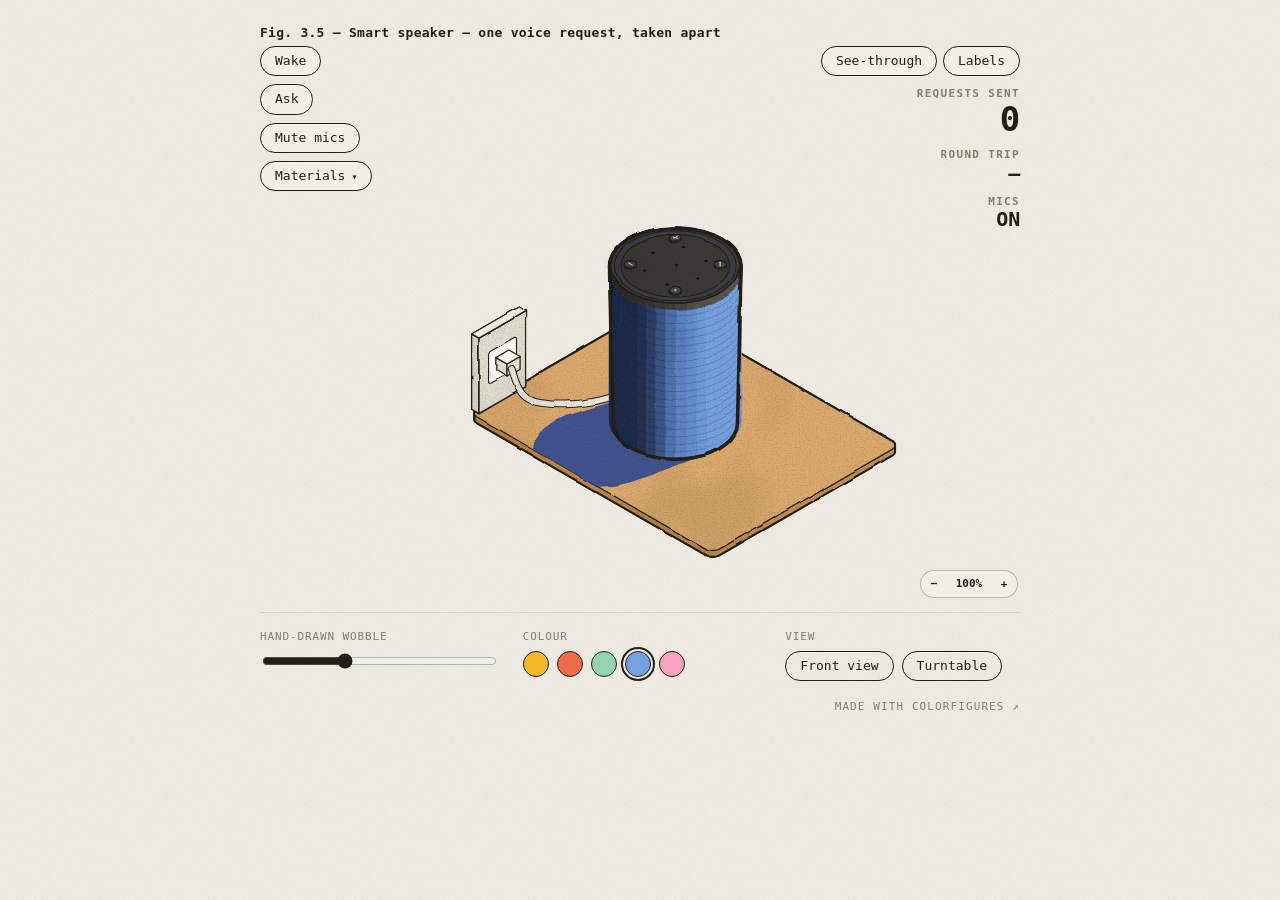
<file: cf/smart-speaker.html>
<!doctype html>
<html lang="en"><head><meta charset="utf-8"><meta name="viewport" content="width=device-width,initial-scale=1">
<title>Smart speaker</title><style>.mcap{display:none!important}@media (max-width:560px){.stat .v{font-size:20px!important}.stats{align-items:flex-end}}@media (min-width:561px){.vset{top:4px!important}#stats{top:var(--vset-h,44px)!important}}</style><style>@media (max-width:560px){body > header{display:none}}</style><script>window.FIG_A = () => innerWidth <= 560 ? 1.1 : .75;</script><script>window.LBL_U = () => { if (innerWidth > 560) return 0; const s = document.getElementById("fig"); return s && s.clientWidth && s.viewBox.baseVal.width ? s.viewBox.baseVal.width / s.clientWidth : 0; };</script></head><body>
<script>
/* ============================================================
   Colorfigures core: projection, shapes, shading, ink, labels, page shell.
   A figure page includes this file (scripts/build.py inlines it), then calls mountFigure({...}).
   See SKILL.md for the drawing contract and conventions.
   One fixed view (front-left-top) and one fixed light (from above, behind the viewer's right shoulder: the front is lit,
   the left side is in shade, and cast shadows fall toward the lower left of the screen).
   ============================================================ */

/* ---------- palettes ---------- */
const PALS = {
  mustard: { l:'#f4b829', m:'#d49c1f', d:'#4e4a18' },
  tomato:  { l:'#ef6a4c', m:'#cf5038', d:'#4a2219' },
  mint:    { l:'#93d3b0', m:'#71b693', d:'#1f4034' },
  cobalt:  { l:'#76a0e2', m:'#5a82c6', d:'#1c2948' },
  blush:   { l:'#f3a6bb', m:'#d8869c', d:'#4b2430' },
};
const METAL   = { l:'#eef0f0', m:'#c6ccce', d:'#8f989b' };
const CLEAR   = { l:'#e4f2f4', m:'#c4dfe4', d:'#97b9c0' };
const CERAMIC = { l:'#fbfaf3', m:'#e3e0d2', d:'#bdb8a6' };
const DARK    = { l:'#55504a', m:'#3d3935', d:'#272421' };
const INK = '#231e16';
const SHADOW = '#41538f';

/* ---------- projection (x = depth toward viewer-right, y = toward viewer-left, z = up) ---------- */
const C = Math.cos(Math.PI/6), S = Math.sin(Math.PI/6);
let OX = 0, OY = 0;
/* Free orthographic camera (internal names start with CAM_ / cam so they never clash with a figure's own names). YAW turns the viewer around the vertical axis (45° = the classic front-left view),
   PITCH is how far it looks down (35.26° = true isometric). At the defaults P() is exactly the old isometric
   projection, so every figure drawn for it still lines up. Drag the figure to orbit; double-click to reset.
   rotV(n) maps a world direction into the default view's frame, so vis / tone / any "sum of rotV > 0" test keep
   working at every angle: the viewer is always (1,1,1) and the light stays put relative to the viewer. */
let VIEW = 0, RC = [0, 0], RCZ = 0;
const VIEW_NAMES = ['front', 'left side', 'back', 'right side'];
const TURNS = [0, 2];
const YAW0 = 45, PITCH0 = Math.atan(1/Math.SQRT2) * 180/Math.PI, CAM_K = Math.sqrt(1.5);
let YAW = YAW0, PITCH = PITCH0, CAM_R, CAM_U, CAM_V, CAM_D;                       // right, up, toward viewer, screen-down
const camBasis = (yaw, pitch) => { const t = yaw*Math.PI/180, p = pitch*Math.PI/180, ct = Math.cos(t), st = Math.sin(t), cp = Math.cos(p), sp2 = Math.sin(p);
  return { R:[st,-ct,0], U:[-sp2*ct,-sp2*st,cp], V:[cp*ct,cp*st,sp2] }; };
const CAM_B0 = camBasis(YAW0, PITCH0);
// CAM_LIM: how far (deg) the camera may turn either side of the front view; null = all the way round (set per figure)
let CAM_LIM = null;
function setCam(yaw, pitch){ YAW = CAM_LIM == null ? yaw : Math.max(YAW0 - CAM_LIM, Math.min(YAW0 + CAM_LIM, yaw));
  PITCH = CAM_LIM == null ? Math.max(6, Math.min(78, pitch)) : Math.max(15, Math.min(62, pitch)); const b = camBasis(YAW, PITCH); CAM_R = b.R; CAM_U = b.U; CAM_V = b.V; CAM_D = CAM_U.map(v => -v); }
setCam(YAW0, PITCH0);
const camDot = (a,b) => a[0]*b[0]+a[1]*b[1]+a[2]*b[2];
const rotV = n => { const r = camDot(n,CAM_R), u = camDot(n,CAM_U), v = camDot(n,CAM_V); return [0,1,2].map(i => CAM_B0.R[i]*r + CAM_B0.U[i]*u + CAM_B0.V[i]*v); };
// the light's ground direction turns with the viewer's yaw only (shadows always fall toward the lower left of the screen)
const yawTurn = ([x,y]) => { const t = (YAW - YAW0)*Math.PI/180, c = Math.cos(t), s = Math.sin(t); return [x*c - y*s, x*s + y*c]; };
const rotXY = (x,y) => [x, y];                                                // kept for old callers
const P0 = (x,y,z) => [(x-y)*C + OX, (x+y)*S - z + OY];                       // raw iso
const P  = (x,y,z) => { const q = [x-RC[0], y-RC[1], z-RCZ];
  return [CAM_K*camDot(q,CAM_R) + (RC[0]-RC[1])*C + OX, CAM_K*camDot(q,CAM_D) + (RC[0]+RC[1])*S - RCZ + OY]; };
const Dv = (x,y,z) => [CAM_K*camDot([x,y,z],CAM_R), CAM_K*camDot([x,y,z],CAM_D)];
// distance toward the viewer: draw parts with smaller depth first
const depthOf = p => camDot(p, CAM_V);
// sort [{at:[x,y,z], svg}] back-to-front for the current camera. A part may also give box:[[x0,y0,z0],[x1,y1,z1]]:
// when two boxes are separated along x, y or z, the one on the viewer's side goes last (a centre point alone gets long
// or wrapping parts wrong: a pole beside a row of keys, a spout reaching past a cup).
const boxMid = b => [0,1,2].map(k => (b[0][k] + b[1][k]) / 2);
const sepOrder = (p, q) => { if (!p.box || !q.box) return 0;
  for (let k = 0; k < 3; k++){ if (p.box[1][k] <= q.box[0][k] + 1e-6) return CAM_V[k] >= 0 ? -1 : 1; if (q.box[1][k] <= p.box[0][k] + 1e-6) return CAM_V[k] >= 0 ? 1 : -1; }
  return 0; };
const byDepth = parts => parts.filter(Boolean).sort((p,q) => sepOrder(p,q) || (depthOf(p.at || boxMid(p.box)) - depthOf(q.at || boxMid(q.box)))).map(p => p.svg).join('');
// the half of a vertical ring that faces the viewer / is turned away, as [from, to] angles in degrees (0 = +x, 90 = +y)
const nearHalf = () => [YAW - 90, YAW + 90], farHalf = () => [YAW + 90, YAW + 270];
// an open container (cup, bin, cone, drum) between two rings: far inner wall, then its contents, then the near outer wall
const openShell = (A, B, colour, contents = '') => loft(A, B, colour, true) + contents + loft(A, B, colour);
const f  = v => v.toFixed(1);
const pd = (pts, close=true) => 'M' + pts.map(p => { const q = P(p[0],p[1],p[2]); return f(q[0])+' '+f(q[1]); }).join('L') + (close ? 'Z' : '');
const sp = pts => 'M' + pts.map(q => f(q[0])+' '+f(q[1])).join('L') + 'Z';

/* ---------- 2D shapes in a plane's (u,v) coords (v up), mapped to 3D by a plane ---------- */
const arcUV  = (cu,cv,r,a0,a1,n=7) => { const o=[]; for (let i=0;i<=n;i++){ const a=(a0+(a1-a0)*i/n)*Math.PI/180; o.push([cu+r*Math.cos(a), cv+r*Math.sin(a)]); } return o; };
const rrUV   = (u0,v0,u1,v1,r,n=7) => r <= 0 ? rectUV(u0,v0,u1,v1) : [...arcUV(u1-r,v0+r,r,-90,0,n), ...arcUV(u1-r,v1-r,r,0,90,n), ...arcUV(u0+r,v1-r,r,90,180,n), ...arcUV(u0+r,v0+r,r,180,270,n)];
const rectUV = (u0,v0,u1,v1) => [[u0,v0],[u1,v0],[u1,v1],[u0,v1]];
const ellUV  = (cu,cv,ru,rv,n=24) => Array.from({length:n}, (_,i) => { const a=i/n*2*Math.PI; return [cu+ru*Math.cos(a), cv+rv*Math.sin(a)]; });
const PX = x => ([u,v]) => [x,u,v];      // front-facing plane x = const   (u = y, v = z)
const PY = y => ([u,v]) => [u,y,v];      // side plane y = const           (u = x, v = z)
const PZ = z => ([u,v]) => [u,v,z];      // horizontal plane z = const     (u = x, v = y)
const on = (plane, uv) => uv.map(plane);

/* ---------- vectors + shading ---------- */
const sub=(a,b)=>[a[0]-b[0],a[1]-b[1],a[2]-b[2]], dot=(a,b)=>a[0]*b[0]+a[1]*b[1]+a[2]*b[2];
const cross=(a,b)=>[a[1]*b[2]-a[2]*b[1], a[2]*b[0]-a[0]*b[2], a[0]*b[1]-a[1]*b[0]];
const norm=a=>{ const l=Math.hypot(...a)||1; return a.map(v=>v/l); };
const avg=ps=>ps.reduce((s,p)=>[s[0]+p[0]/ps.length,s[1]+p[1]/ps.length,s[2]+p[2]/ps.length],[0,0,0]);
const vis = n => { const r = rotV(n); return r[0]+r[1]+r[2] > 1e-6; };   // viewer looks from (+1,+1,+1) after the turn
const facing = vis;                                                       // readable alias: is this face toward the viewer?
const SHADOW_K = 0.85, AZ_MIN = 20, AZ_MAX = 160;
// cast shadows are drawn shorter than the shading light implies (0.45 × height instead of 0.85 ×): long shadows of tall
// parts on thin supports (a lamp shade, a fan head) land far from the object and read as separate blobs
const SHADOW_LEN = 0.45;
let L = [0,0,1], SH = [0,0];
function setLight(deg){ const a=deg*Math.PI/180; SH=[SHADOW_K*Math.cos(a), SHADOW_K*Math.sin(a)]; L=norm([-SH[0],-SH[1],1]); }
const LIN = norm([.6,.2,1]);                       // fixed light for interiors / small props
// Three flat tones, but blended across a narrow band at each step, so a face that turns past a threshold while the
// figure rotates fades between tones instead of snapping (at rest almost every face still sits on a pure tone).
const SOFT = .18;
const step3 = (d, hi, lo, m) => { const ss = (a, b, x) => { const k = Math.min(1, Math.max(0, (x - a)/(b - a))); return k*k*(3 - 2*k); };
  const a = ss(hi - SOFT, hi + SOFT, d), b = ss(lo - SOFT, lo + SOFT, d);
  return a >= 1 ? m.l : b <= 0 ? m.d : a > 0 ? mix(m.m, m.l, a) : b < 1 ? mix(m.d, m.m, b) : m.m; };
const tone  = (n,m) => step3(dot(rotV(n),L),   -.15, -.45, m);   // exterior, follows the sun
const toneI = (n,m) => step3(dot(rotV(n),LIN),  .6,   .05, m);   // interior / props
const mix = (a,b,t) => '#' + [1,3,5].map(i => Math.round(parseInt(a.substr(i,2),16)*(1-t) + parseInt(b.substr(i,2),16)*t).toString(16).padStart(2,'0')).join('');
const matOf = hex => ({ l:hex, m:mix(hex,'#000000',.16), d:mix(hex,'#000000',.42) });
const ease = t => t<.5 ? 2*t*t : 1-Math.pow(-2*t+2,2)/2;

/* ---------- drawing primitives (all return SVG strings) ---------- */
const ink   = (d,w=1.0) => `<path d="${d}" fill="none" stroke="${INK}" stroke-width="${w}" stroke-linejoin="round" stroke-linecap="round"/>`;
const fill  = (d,c,extra='') => `<path d="${d}" fill="${c}" ${extra}/>`;
const face  = (d,c) => `<path d="${d}" fill="${c}" stroke="${c}" stroke-width=".7" stroke-linejoin="round"/>`;
const shape = (pts,c,w=.9) => fill(pd(pts),c) + (w ? ink(pd(pts),w) : '');
const line  = (pts,w=.9) => ink(pd(pts,false),w);
// Loft between two rings of equal length (closed). colour(n) picks each strip's fill; flip = seen from inside.
function loft(A, B, colour, flip=false){
  const n=A.length, cen=avg(A.concat(B)); let s='';
  for (let i=0;i<n;i++){
    const a0=A[i], a1=A[(i+1)%n], b1=B[(i+1)%n], b0=B[i];
    let nr = norm(cross(sub(a1,a0), sub(b0,a0)));
    if (!isFinite(nr[0])) continue;
    if (dot(nr, sub(avg([a0,a1,b1,b0]), cen)) < 0) nr = nr.map(v=>-v);
    if (flip) nr = nr.map(v=>-v);
    if (vis(nr)) s += face(pd([a0,a1,b1,b0]), colour(nr));
  }
  return s;
}
function hull(pts){
  pts = pts.slice().sort((a,b)=>a[0]-b[0]||a[1]-b[1]);
  const cr=(o,a,b)=>(a[0]-o[0])*(b[1]-o[1])-(a[1]-o[1])*(b[0]-o[0]); const lo=[], up=[];
  for (const p of pts){ while(lo.length>=2 && cr(lo[lo.length-2],lo[lo.length-1],p)<=0) lo.pop(); lo.push(p); }
  for (const p of pts.reverse()){ while(up.length>=2 && cr(up[up.length-2],up[up.length-1],p)<=0) up.pop(); up.push(p); }
  lo.pop(); up.pop(); return lo.concat(up);
}
// Silhouette ink, weighted by how thick the part is on screen (like a hand inker): the w you pass is the most it gets.
// Thickness = 2 × area / perimeter of the outline (a rod's diameter, about half a box's width), as a share of the
// frame width. A long thin rod, a handle or a knob stays light (~1–1.5); a grinder, kettle or machine body gets the
// heavy ~2.4–2.8. Thin parts stay thin and parts keep air between them.
const hullInk = (pts3, w=1.4) => { const h = hull(pts3.map(p=>P(...p))); let a = 0, per = 0;
  for (let i = 0; i < h.length; i++){ const p = h[i], q = h[(i+1) % h.length]; a += p[0]*q[1] - q[0]*p[1]; per += Math.hypot(q[0]-p[0], q[1]-p[1]); }
  const thick = per ? Math.abs(a) / per / (INK_K * INK_REF_VB) : 0;
  return ink(sp(h), Math.min(w, .9 + 20*thick)); };
// Axis-aligned box: three visible faces, shaded, each outlined. shade = tone (sunlit) or toneI (interior).
function box(x0,y0,z0,x1,y1,z1,m,shade=toneI,w=.9){
  // all six faces, drawn only when they face the viewer (sides first, then top) — correct in every VIEW
  const F = [
    [[0,1,0],  [[x0,y1,z0],[x1,y1,z0],[x1,y1,z1],[x0,y1,z1]]],
    [[1,0,0],  [[x1,y0,z0],[x1,y1,z0],[x1,y1,z1],[x1,y0,z1]]],
    [[0,-1,0], [[x0,y0,z0],[x1,y0,z0],[x1,y0,z1],[x0,y0,z1]]],
    [[-1,0,0], [[x0,y0,z0],[x0,y1,z0],[x0,y1,z1],[x0,y0,z1]]],
    [[0,0,1],  [[x0,y0,z1],[x1,y0,z1],[x1,y1,z1],[x0,y1,z1]]] ];
  return F.filter(([n]) => vis(n)).map(([n,q]) => shape(q, shade(n,m), w)).join('');
}
// Rounded-profile extrusion: profile (u=y, v=z) swept along x from x0 to x1. Body of most machines.
function extrude(profileUV, x0, x1, m, shade=tone){ return loft(on(PX(x0),profileUV), on(PX(x1),profileUV), n=>shade(n,m)); }
// Vertical cylinder (axis z) centred (x,y), radius r from z0 to z1, with top cap.
function cyl(x,y,z0,z1,r,m,shade=toneI,w=1.2,n=24){
  const A=on(PZ(z0),ellUV(x,y,r,r,n)), B=on(PZ(z1),ellUV(x,y,r,r,n));
  return loft(A,B,nr=>shade(nr,m)) + fill(pd(B),shade([0,0,1],m)) + hullInk([...A,...B],w) + ink(pd(B),w*.8);
}
// Cylinder lying along x (e.g. a knob or dial sticking out of a front face): centred (y,z), from x0 to x1.
function cylX(x0,x1,y,z,r,m,shade=toneI,w=1.1,n=20){
  const A=on(PX(x0),ellUV(y,z,r,r,n)), B=on(PX(x1),ellUV(y,z,r,r,n));
  // cap on whichever end faces the viewer (the +x end in VIEW 0)
  const capB = vis([1,0,0]), cap = capB ? B : A, cn = capB ? [1,0,0] : [-1,0,0];
  return loft(A,B,nr=>shade(nr,m)) + (vis(cn) ? fill(pd(cap),shade(cn,m)) : '') + hullInk([...A,...B],w) + (vis(cn) ? ink(pd(cap),w*.8) : '');
}
// Cylinder between any two 3D points a and b (a lamp arm, a rod, a pipe at an angle, a handle bar), radius r.
// The end facing the viewer gets a cap. For a tapered part (a cone, a lamp shade) pass r1 for the radius at b.
function rod(a, b, r, m, shade=toneI, w=1, r1=r, n=16){
  const d = norm(sub(b, a)), u = norm(cross(d, Math.abs(d[2]) < .9 ? [0,0,1] : [1,0,0])), v = cross(d, u);
  const ring = (p, rr) => Array.from({length:n}, (_,i) => { const t = i/n*2*Math.PI, c = Math.cos(t)*rr, s2 = Math.sin(t)*rr;
    return [p[0] + u[0]*c + v[0]*s2, p[1] + u[1]*c + v[1]*s2, p[2] + u[2]*c + v[2]*s2]; });
  const A = ring(a, r), B = ring(b, r1), capB = vis(d), cap = capB ? B : A, cn = capB ? d : d.map(x => -x);
  return loft(A, B, nr => shade(nr, m)) + (Math.max(r, r1) > 0 ? fill(pd(cap), shade(cn, m)) + ink(pd(cap), w*.8) : '') + hullInk([...A, ...B], w);
}
// Text lying flat on a front plane x = const, centred at (y,z) baseline; reads left-to-right on screen.
// text sits on a face: if its reading direction comes out mirrored (or edge-on), that face is turned away, so the text is hidden
const txM = (o, U, V) => (U[0]*V[1] - U[1]*V[0]) <= .02 * Math.hypot(...U) * Math.hypot(...V) ? `matrix(0 0 0 0 ${f(o[0])} ${f(o[1])})` : `matrix(${U[0].toFixed(4)} ${U[1].toFixed(4)} ${V[0].toFixed(4)} ${V[1].toFixed(4)} ${f(o[0])} ${f(o[1])})`;
const tx = (x,y,z,str,size,col=INK,weight=700) => { const o=P(x,y,z);
  return `<text transform="${txM(o, Dv(0,-1,0), Dv(0,0,-1))}" font-size="${size}" fill="${col}" text-anchor="middle" font-family="ui-monospace,Menlo,monospace" font-weight="${weight}" letter-spacing=".04em">${str}</text>`; };
// Text on a side plane y = const, centred at (x,z).
const txY = (x,y,z,str,size,col=INK,weight=700) => { const o=P(x,y,z);
  return `<text transform="${txM(o, Dv(1,0,0), Dv(0,0,-1))}" font-size="${size}" fill="${col}" text-anchor="middle" font-family="ui-monospace,Menlo,monospace" font-weight="${weight}" letter-spacing=".04em">${str}</text>`; };
// Cast shadow of a set of 3D points (any outline of the object), pushed along the light onto z = 0.
// the light stays put relative to the viewer, so the shadow is cast in turned coordinates
// z0: the surface it falls on (a board, a counter); clip it to that surface with clipTo(...) if it could spill off.
// clip: the 3D outline of the surface it falls on (e.g. boardTop(...)), so it can't spill over the edge.
const castShadow = (pts3, z0=0, clip=null) => { const k = SHADOW_LEN / SHADOW_K, [sx, sy] = yawTurn(SH);
  const s = fill(sp(hull(pts3.map(([x,y,z]) => P(x+(z-z0)*sx*k, y+(z-z0)*sy*k, z0)))), SHADOW);
  return clip ? clipTo(clip, s) : s; };
// A board for the object to stand on (a tray, a desk top, a counter): a rounded slab from (x0,y0) to (x1,y1), h thick.
// Draw it first; then castShadow(points, h, boardTop(x0,y0,x1,y1,h,r)) so shadows lie on it and stop at its edge.
const BOARD = { l:'#e6e1d4', m:'#cfc8b8', d:'#aaa293' }, WOOD = { l:'#d9a86c', m:'#bf8a4f', d:'#8e6236' };
const boardTop = (x0,y0,x1,y1,h=3,r=5) => on(PZ(h), rrUV(x0,y0,x1,y1,r));
function board(x0,y0,x1,y1,h=3,r=5,m=BOARD){
  const A = on(PZ(0), rrUV(x0,y0,x1,y1,r)), B = boardTop(x0,y0,x1,y1,h,r);
  return loft(A, B, n => toneI(n, m)) + fill(pd(B), m.l) + ink(pd(B), 1) + hullInk([...A, ...B], 1.8);
}
// Group helpers: clickable target, clip to an opening.
const act  = (name, inner, data='') => `<g data-act="${name}" ${data}>${inner}</g>`;
let _clipN = 0;
// Part label (for "how does it work" figures): a cream pill with a leader line to a 3D point on the part.
// dx, dy = where the pill sits, in screen units at the reference zoom (they scale with the figure like stroke widths).
// on = that part is working right now (the pill turns the accent colour). Labels can be hidden with the Labels switch.
function tag(p3, dx, dy, text, on=false){
  // on a phone (LBL_U = drawing units per screen px) the pill is a numbered badge and the names go in a legend under the figure
  const u = window.LBL_U ? LBL_U() : 0, n = ((window.__ln || (window.__ln = {}))[text] || (__ln[text] = Object.keys(__ln).length + 1));
  const k = INK_K, [X,Y] = P(...p3), fs = u ? 10*u : 8.6*k, h = u ? 17*u : fs*1.8, w = u ? h*(n > 9 ? 1.3 : 1) : text.length*fs*.62 + fs*1.5, cx = X + dx*k, cy = Y + dy*k;
  return `<g class="tag${on ? ' on' : ''}" data-n="${n}" data-t="${text}"><path d="M${f(X)} ${f(Y)}L${f(cx)} ${f(cy)}" fill="none" stroke="${INK}" stroke-width="1"/>`
    + `<circle cx="${f(X)}" cy="${f(Y)}" r="${f(1.3*k)}" fill="${INK}"/>`
    + `<rect x="${f(cx-w/2)}" y="${f(cy-h/2)}" width="${f(w)}" height="${f(h)}" rx="${f(h/2)}" fill="${on ? 'var(--accent,#f4b829)' : '#fff4d6'}" stroke="${INK}" stroke-width="1.2"/>`
    + `<text x="${f(cx)}" y="${f(cy+fs*.36)}" font-size="${f(fs)}" text-anchor="middle" font-family="ui-monospace,Menlo,monospace" font-weight="800" letter-spacing=".04em" fill="${INK}">${u ? n : text}</text></g>`;
}
const clipTo = (pts3, inner) => { const id = 'k' + (++_clipN); return `<clipPath id="${id}"><path d="${pd(pts3)}"/></clipPath><g clip-path="url(#${id})">${inner}</g>`; };

/* ---------- constant on-screen line weight ----------
   Stroke widths are written in model units, and each figure is zoomed to fill the frame, so a small
   object would get fat lines. INK_K rescales every stroke-width (and the wobble/grain filter) so all
   figures match the reference zoom of the booth / vending machine (viewBox ≈ 585 units wide). */
const INK_REF_VB = 585;
let INK_K = 1;
const inkScale = svg => INK_K === 1 ? svg : svg.replace(/stroke-width="([\d.]+)"/g, (_, w) => `stroke-width="${(+w * INK_K).toFixed(2)}"`);

/* ---------- page shell ---------- */
const CORE_CSS = `
  :root{--paper:#f2efe7;--ink:#231e16;--muted:#857d6e;--rule:#ddd6c8}
  *{box-sizing:border-box} html,body{margin:0;height:100%}
  body{background-color:var(--paper);
    background-image:url("data:image/svg+xml;utf8,<svg xmlns='http://www.w3.org/2000/svg' width='320' height='320'><filter id='p'><feTurbulence type='fractalNoise' baseFrequency='.85' numOctaves='3' stitchTiles='stitch'/><feColorMatrix values='0 0 0 0 .42  0 0 0 0 .39  0 0 0 0 .33  .16 0 0 0 0'/></filter><rect width='100%' height='100%' filter='url(%23p)'/></svg>");
    overflow-x:hidden;color:var(--ink);font:13px/1.4 ui-monospace,SFMono-Regular,Menlo,monospace;display:flex;flex-direction:column;align-items:center;padding:24px 16px 32px}
  header{width:100%;max-width:760px;display:flex;justify-content:space-between;align-items:baseline;gap:12px;flex-wrap:wrap}
  header h1{font-size:13px;font-weight:600;margin:0;letter-spacing:.02em} header span{color:var(--muted)}
  #fig{width:100%;max-width:760px;height:auto;display:block;margin:4px 0 8px;user-select:none;overflow:visible}
  #fig{cursor:grab;touch-action:pan-y} #fig.drag{cursor:grabbing} #fig [data-act]{cursor:pointer}
  #readout, .idea{display:none}   /* status line + big idea are off: the buttons and motion tell the story */
  .idea{width:100%;max-width:760px;margin:-6px 0 16px;font-size:12.5px;line-height:1.5;text-align:center;color:var(--ink)}
  .idea strong{letter-spacing:.12em;text-transform:uppercase;font-size:11px;margin-right:8px}
  #readout{position:relative;min-height:1.4em;letter-spacing:.08em;text-transform:uppercase;margin-bottom:14px;text-align:center;text-shadow:0 0 3px var(--paper),0 0 6px var(--paper),0 0 10px var(--paper)}
  .stage{position:relative;width:100%;max-width:760px}
  .actions{position:absolute;top:4px;left:0;display:flex;flex-direction:column;align-items:flex-start;gap:8px;z-index:2;max-width:220px}
  .actions .cap{color:var(--muted);font-size:11px;letter-spacing:.08em;text-transform:uppercase;margin:0 0 2px}
  html.nolabels #fig .tag{display:none}
  .ctl[hidden]{display:none}
  /* ui.flash(text): a short note under the buttons ("the can is empty — refill it"); the status line itself stays hidden */
  .toast{position:absolute;left:0;z-index:3;font-size:11.5px;letter-spacing:.06em;text-transform:uppercase;background:var(--paper);
    border:1.5px solid var(--ink);border-radius:8px;padding:4px 9px;box-shadow:2px 2px 0 var(--ink);opacity:0;transition:opacity .2s;pointer-events:none;max-width:240px}
  .toast.show{opacity:1}
  .made-with{width:100%;max-width:760px;margin-top:18px;text-align:right;font-size:11px;letter-spacing:.1em;text-transform:uppercase}
  .made-with a{color:var(--muted);text-decoration:none} .made-with a:hover{color:var(--ink)}
  .stats{position:absolute;top:4px;right:0;display:flex;flex-direction:column;align-items:flex-end;gap:10px;z-index:2;text-align:right}
  .stat .k{font-size:11px;font-weight:700;letter-spacing:.12em;text-transform:uppercase;color:var(--muted)}
  .stat .v{font-size:34px;font-weight:800;line-height:1.05;letter-spacing:-.01em;font-variant-numeric:tabular-nums;color:var(--ink)}
  .stat.small .v{font-size:20px}
  .stat .v.bump{animation:bump .35s ease-out}
  @keyframes bump{0%{transform:scale(1.18)}100%{transform:none}}
  .stepwrap{position:relative;display:flex;align-items:center;gap:8px}
  .act{font:inherit;color:var(--ink);background:var(--paper);border:1.5px solid var(--ink);border-radius:999px;padding:5px 14px;cursor:pointer;white-space:nowrap}
  .act:hover{background:color-mix(in srgb,var(--paper) 92%,var(--ink))}
  .act .car{margin-left:6px;font-size:10px}
  .act:focus-visible{outline:2px solid var(--ink);outline-offset:3px}
  .chips{display:none;flex-wrap:wrap;gap:6px;background:var(--paper);border:2px solid var(--ink);border-radius:12px;box-shadow:3px 3px 0 var(--ink);
    padding:8px;width:max-content;max-width:min(300px,62vw);position:absolute;left:calc(100% + 10px);top:-4px;z-index:3}
  .stepwrap.open .chips{display:flex}
  .chip{white-space:nowrap;font:inherit;font-size:11.5px;font-weight:700;color:var(--ink);background:var(--paper);border:1.5px solid var(--ink);border-radius:8px;padding:4px 8px;cursor:pointer;box-shadow:2px 2px 0 var(--ink)}
  .chip:hover{background:var(--accent,#f4b829);transform:translate(-1px,-1px)}
  .chip.current{background:var(--ink);color:var(--paper)} .chip.current:hover{background:var(--ink);transform:none}
  .chip.off{opacity:.45} .chip.off:hover{transform:none;background:var(--paper)}
  
  @media (max-width:560px){body{padding:14px 12px 24px}header span,.actions .cap{display:none}.actions{flex-direction:row;flex-wrap:wrap;gap:6px}.act{font-size:12px;padding:4px 11px}.stats{position:static;flex-direction:row;justify-content:flex-end;gap:18px;margin-bottom:4px}.actions{position:static;max-width:none;margin:6px 0 4px}.chips{left:0;top:calc(100% + 8px)}}
  .controls{width:100%;max-width:760px;display:grid;grid-template-columns:repeat(auto-fit,minmax(200px,1fr));gap:14px 28px;border-top:1px solid var(--rule);padding-top:16px}
  .ctl{display:flex;flex-direction:column;gap:6px}
  .ctl label{color:var(--muted);font-size:11px;letter-spacing:.08em;text-transform:uppercase}
  input[type=range]{width:100%;accent-color:var(--ink)}
  .row{display:flex;gap:8px;flex-wrap:wrap}
  button{font:inherit;color:var(--ink);background:transparent;border:1.5px solid var(--ink);border-radius:999px;padding:5px 14px;cursor:pointer}
  button:hover{background:#0000000d}
  button[aria-pressed=true]:not(.sw){background:var(--ink);color:var(--paper)}
  .sw{width:26px;height:26px;padding:0;border-radius:50%} .sw[aria-pressed=true]{outline:2px solid var(--ink);outline-offset:2px}`;

const filterFor = k => `<filter id="hand" x="-3%" y="-3%" width="106%" height="106%" color-interpolation-filters="sRGB">
  <feTurbulence type="fractalNoise" baseFrequency="${(0.045/k).toFixed(4)}" numOctaves="2" seed="4" result="warp"/>
  <feDisplacementMap id="wob" in="SourceGraphic" in2="warp" scale="${(2.4*k).toFixed(2)}" xChannelSelector="R" yChannelSelector="G" result="wob"/>
  <feTurbulence type="fractalNoise" baseFrequency="${(0.9/k).toFixed(4)}" numOctaves="3" seed="11" result="n1"/>
  <feColorMatrix in="n1" type="matrix" values=".3 0 0 0 .84  .3 0 0 0 .84  .3 0 0 0 .84  0 0 0 0 1" result="grain"/>
  <feTurbulence type="fractalNoise" baseFrequency="${(0.012/k).toFixed(4)}" numOctaves="2" seed="7" result="n2"/>
  <feColorMatrix in="n2" type="matrix" values=".3 0 0 0 .85  .3 0 0 0 .85  .3 0 0 0 .85  0 0 0 0 1" result="blot"/>
  <feBlend in="wob" in2="grain" mode="multiply" result="g1"/><feBlend in="g1" in2="blot" mode="multiply" result="g2"/>
  <feComposite in="g2" in2="wob" operator="in"/></filter>`;

/* mountFigure({
     fig:'03', title:'Photo booth', hint:'click the curtain…',
     size:[W,D,H],                 // bounding box, used to frame the view (shadow range included)
     palette:'mustard',            // default PALS key
     state:{...},                  // figure state (st.pal is built in)
     scene: (st, m) => svgString,  // m = current palette {l,m,d}
     readout: st => 'text',        // status line under the figure
     buttons: [{label, onClick(st, ui)}      // listed in the order the user should do them
               | {label, choices: st => [{label, onClick(st,ui), current?, disabled?, why?}]}],   // opens a picker
     stats: st => [{label, value, small?}],   // optional: big numbers top-right (credit, change, score)
     credit: false,                // optional: hide the small "Made with Colorfigures" link
     acts: { name(st, el, ui){} },  // clicks on act(name, …) groups; el has dataset
     params(st, q){}               // optional: read URLSearchParams for screenshot states
   })  -> ui = { st, render, animate(stepFn), flash(text,ms) }
   animate(step): calls step(dt seconds) every frame and re-renders until step returns false. */
addEventListener('error', e => { document.documentElement.dataset.errors = (document.documentElement.dataset.errors || '') + ' ' + e.message + ';'; });
/* The hand-drawn filter's noise never changes, but browsers recompute every feTurbulence each time the drawing changes
   (on phones SVG filters run on the CPU, so this is most of the cost of a frame). bakeNoise renders each noise layer once
   into an image and swaps it in: coarse layers as one small image over the whole view (they are smooth, so scaling up
   is invisible), fine grain as a seamless tile. If anything fails (an old browser), the live filter simply stays. */
function bakeNoise(svg){
  const fl = document.getElementById('hand'); if (!fl || typeof Image === 'undefined') return;
  const NS = 'http://www.w3.org/2000/svg', vb = svg.viewBox.baseVal;
  const x0 = vb.x - vb.width*.35, y0 = vb.y - vb.height*.35, w0 = vb.width*1.7, h0 = vb.height*1.7;
  for (const t of [...fl.querySelectorAll('feTurbulence')]){
    const fq = parseFloat(t.getAttribute('baseFrequency')), oct = +(t.getAttribute('numOctaves') || 1);
    if (!(fq > 0)) continue;
    const fine = fq * Math.max(w0, h0) > 80;
    if (fine) continue;   // fine grain stays live: a repeated tile leaves faint seams on some GPUs
    const rx = fine ? 0 : x0, ry = fine ? 0 : y0, rw = fine ? 48 / fq : w0, rh = fine ? 48 / fq : h0;
    const ppu = fq * (fine ? 7 : 5) * Math.pow(2, Math.max(0, oct - 1) * .5), PW = Math.ceil(rw * ppu), PH = Math.ceil(rh * ppu);
    if (PW * PH > 1200 * 1200) continue;
    const tb = t.cloneNode(); tb.removeAttribute('result'); if (fine) tb.setAttribute('stitchTiles', 'stitch');
    const src = `<svg xmlns="${NS}" width="${PW}" height="${PH}" viewBox="${rx} ${ry} ${rw} ${rh}"><filter id="n" filterUnits="userSpaceOnUse" x="${rx}" y="${ry}" width="${rw}" height="${rh}" color-interpolation-filters="sRGB">${tb.outerHTML}</filter><rect x="${rx}" y="${ry}" width="${rw}" height="${rh}" filter="url(#n)"/></svg>`;
    const img = new Image();
    img.onload = () => { try {
      const c = document.createElement('canvas'); c.width = PW; c.height = PH; const g = c.getContext('2d'); g.drawImage(img, 0, 0);
      // store the noise's colour values fully opaque: the filter reads its colour channels, and an image with
      // see-through pixels would be read premultiplied (darker) by some browsers
      const px = g.getImageData(0, 0, PW, PH); for (let i = 3; i < px.data.length; i += 4) px.data[i] = 255; g.putImageData(px, 0, 0);
      const url = c.toDataURL('image/png'), res = t.getAttribute('result');
      const im = document.createElementNS(NS, 'feImage');
      // a tile must sit inside the filter's region (the drawing's box) or it gets clipped: anchor it at the drawing's
      // centre, snapped to whole tiles so the grain keeps the same phase as the live noise would
      let ox = rx, oy = ry;
      if (fine){ const bb = svg.getElementById ? document.getElementById('art').getBBox() : { x: 0, y: 0, width: 0, height: 0 };
        ox = Math.floor((bb.x + bb.width/2) / rw) * rw; oy = Math.floor((bb.y + bb.height/2) / rh) * rh; }
      for (const [k, v] of [['x', ox], ['y', oy], ['width', rw], ['height', rh], ['preserveAspectRatio', 'none']]) im.setAttribute(k, v);
      im.setAttribute('href', url); im.setAttributeNS('http://www.w3.org/1999/xlink', 'xlink:href', url);
      if (!t.isConnected) return;
      if (fine){ im.setAttribute('result', res + '_tile'); const tl = document.createElementNS(NS, 'feTile'); tl.setAttribute('in', res + '_tile'); tl.setAttribute('result', res); t.replaceWith(im, tl); }
      else { im.setAttribute('result', res); t.replaceWith(im); }
    } catch (e) {} };
    img.src = 'data:image/svg+xml;charset=utf-8,' + encodeURIComponent(src);
  }
}
function mountFigure(cfg){
  document.title = cfg.title;
  const style = document.createElement('style'); style.textContent = CORE_CSS; document.head.appendChild(style);
  document.body.innerHTML = `
    <header><h1>Fig. ${cfg.fig} — ${cfg.title}</h1></header>
    <div class="stage">
      ${cfg.buttons && cfg.buttons.length ? `<div class="actions" id="btns"></div>` : ''}
      ${cfg.stats ? '<div class="stats" id="stats"></div>' : ''}
      <div class="toast" id="toast" role="status"></div>
      <svg id="fig" role="img" aria-label="${cfg.title}"><defs id="fdefs"></defs><g id="art" filter="url(#hand)"></g></svg>
    </div>
    <div id="readout"></div>
    ${cfg.idea ? `<p class="idea"><strong>The big idea</strong>${cfg.idea}</p>` : ''}
    <div class="controls">
      <div class="ctl"><label for="wb">Hand-drawn wobble</label><input id="wb" type="range" min="0" max="7" step="0.1" value="2.4"></div>
      <div class="ctl"><label>Colour</label><div class="row" id="pals"></div></div>
      <div class="ctl"><label>View</label><div class="row"><button id="vreset">Front view</button><button id="vspin" aria-pressed="false">Turntable</button></div></div>
      <div class="ctl" id="lblctl" hidden><label>Labels</label><div class="row"><button id="lbl" aria-pressed="true">On</button></div></div>
    </div>
    ${cfg.credit === false ? '' : '<footer class="made-with"><a href="https://april-zhu.com/colorfigures" target="_blank" rel="noopener">Made with Colorfigures ↗</a></footer>'}`;
  const st = cfg.state || {};            // kept as the same object, so a figure may hold on to it
  if (!st.pal) st.pal = cfg.palette || 'mustard';
  if (st.az == null) st.az = 105;
  const q = new URLSearchParams(location.search);
  // a figure turns all the way round only once it has been checked from every side (turn:'full'); otherwise it turns
  // +-60 deg around the front, where it was drawn. ?free=1 unlocks it for testing.
  CAM_LIM = cfg.turn === 'full' || q.get('free') === '1' ? null : 60;
  if (PALS[q.get('pal')]) st.pal = q.get('pal');
  if (cfg.params) cfg.params(st, q);

  // frame on the object itself: centred, filling ~60% of the width / ~78% of the height of a 4:3 view.
  // The cast shadow is allowed to spill outside the frame (svg overflow is visible).
  const [W,D,H] = cfg.size, pts = [];
  OX = OY = 0; RC = cfg.center || [W/2, D/2]; RCZ = H/2;
  VIEW = 0; setCam(YAW0, PITCH0);
  for (const x of [0,W]) for (const y of [0,D]) for (const z of [0,H]) pts.push(P(x,y,z));
  const xs=pts.map(p=>p[0]), ys=pts.map(p=>p[1]);
  const bw = Math.max(...xs)-Math.min(...xs), bh = Math.max(...ys)-Math.min(...ys);
  // the object fills ~74% of the width / ~88% of the height, nudged right of centre so the buttons (top left) stay clear
  // on a phone (FIG_A, from the gallery) the frame grows taller than 4:3, as far as the object needs, so tall machines fill it;
  // the spare height goes mostly below; the object stays centred (its shadow may run off the edge, by the owner's call)
  const PA = window.FIG_A ? FIG_A() : .75, A = PA === .75 ? .75 : Math.min(PA, Math.max(.75, bh/.88/(bw/.74)*1.08)), vbW = Math.max(bw/.74, bh/.88/A), vbH = vbW*A;
  OX = (vbW-bw)/2 + (PA === .75 ? vbW*.06 : 0) - Math.min(...xs); OY = (PA === .75 ? vbH*.04 : (vbH - bh)*.3) - Math.min(...ys);   // sit a little high: shadows fall downward
  const svg = document.getElementById('fig');
  svg.setAttribute('viewBox', `0 0 ${f(vbW)} ${f(vbH)}`);
  INK_K = vbW / INK_REF_VB;
  document.getElementById('fdefs').innerHTML = filterFor(INK_K);
  bakeNoise(svg);

  const art = document.getElementById('art'), readout = document.getElementById('readout');
  const ui = { st };
  ui.render = () => { _clipN = 0; document.documentElement.style.setProperty('--accent', PALS[st.pal].l); art.innerHTML = inkScale(cfg.scene(st, PALS[st.pal])); if (!ui._flash) readout.textContent = cfg.readout ? cfg.readout(st) : ''; if (ui.drawStats) ui.drawStats(); };
  // big numbers in the top-right corner (credit, change, score…); a value that changes gets a little bump
  const statsEl = document.getElementById('stats'), prevStats = {};
  ui.drawStats = () => { if (!statsEl) return;
    const list = cfg.stats(st).filter(Boolean), html = list.map(x => `<div class="stat${x.small ? ' small' : ''}"><div class="k">${x.label}</div><div class="v" data-k="${x.label}">${x.value}</div></div>`).join('');
    if (statsEl._html !== html){ statsEl._html = html; statsEl.innerHTML = html;
      statsEl.querySelectorAll('.v').forEach(v => { if (prevStats[v.dataset.k] != null && prevStats[v.dataset.k] !== v.textContent) v.classList.add('bump'); prevStats[v.dataset.k] = v.textContent; }); } };
  let flashT = 0;
  const toast = document.getElementById('toast');
  ui.flash = (text, ms=1600) => { ui._flash = true; readout.textContent = text; toast.textContent = text;
    toast.style.top = ((document.getElementById('btns') ? document.getElementById('btns').offsetTop + document.getElementById('btns').offsetHeight : 0) + 8) + 'px'; toast.classList.add('show');
    clearTimeout(flashT); flashT = setTimeout(() => { ui._flash = false; toast.classList.remove('show'); ui.render(); }, ms); };
  // One frame driver for every running animation: each frame runs all the steps, then draws once (two animations at
  // the same time no longer draw twice). It follows the screen's frames, with a timer fallback for when frames don't
  // come (headless shots, a hidden tab). ui.invalidate() asks for one redraw on the next frame (used while dragging).
  const steps = new Set(); let driving = false, lastT = 0, fbT = 0;
  const frame = () => { if (!driving) return; driving = false; clearTimeout(fbT);
    const now = performance.now(), dt = Math.max(0, Math.min(.05, (now - lastT) / 1000)); lastT = now;
    for (const s of [...steps]) if (s(dt) === false) steps.delete(s);
    ui.render(); if (steps.size) drive(); };
  const drive = () => { if (driving) return; driving = true; requestAnimationFrame(frame); fbT = setTimeout(frame, 60); };
  ui.animate = step => { if (!steps.size && !driving) lastT = performance.now(); steps.add(step); drive(); };
  ui.invalidate = () => drive();

  // clickable parts react on press, not on click: while something animates, the scene is redrawn every frame, so the
  // element under the pointer is replaced between press and release and a 'click' would never fire
  svg.addEventListener('pointerdown', e => { if (e.button) return; const a = e.target.closest('[data-act]'); if (!a || !cfg.acts || !cfg.acts[a.dataset.act]) return;
    e.preventDefault(); cfg.acts[a.dataset.act](st, a, ui); ui.render(); });
  // orbit: drag anywhere that is not a clickable part (the machine turns the way the finger moves); arrow keys nudge; double-click eases back to the front view
  let drag = null, spin = false, camAnim = 0;
  const camTo = (y, p, ms=700) => { const y0 = YAW, p0 = PITCH, dy = ((y - y0 + 540) % 360) - 180, id = ++camAnim; let t = 0;
    ui.animate(dt => { if (id !== camAnim) return false; t += dt*1000; const k = Math.min(1, t / ms), e = ease(k); setCam(y0 + dy*e, p0 + (p - p0)*e); return k < 1; }); };
  ui.camTo = camTo;
  svg.addEventListener('pointerdown', e => { if (e.button || e.target.closest('[data-act]')) return;
    camAnim++; drag = { x:e.clientX, y:e.clientY, yaw:YAW, pitch:PITCH }; svg.classList.add("drag"); try { svg.setPointerCapture(e.pointerId); } catch {} });
  svg.addEventListener('pointermove', e => { if (!drag) return; const k = 300 / svg.getBoundingClientRect().width;
    setCam(drag.yaw + (e.clientX - drag.x)*.55*k, drag.pitch + (e.clientY - drag.y)*.35*k); ui.invalidate(); });
  const endDrag = () => { drag = null; svg.classList.remove('drag'); };
  svg.addEventListener('pointerup', endDrag); svg.addEventListener('pointercancel', endDrag);
  svg.addEventListener('dblclick', e => { if (!e.target.closest('[data-act]')) camTo(YAW0, PITCH0); });
  addEventListener('keydown', e => { const k = { ArrowLeft:[-15,0], ArrowRight:[15,0], ArrowUp:[0,8], ArrowDown:[0,-8] }[e.key];
    if (!k || window.GAME_KEYS || /input|textarea/i.test(e.target.tagName)) return; e.preventDefault(); camTo(YAW + k[0], PITCH + k[1], 260); });   // a game figure keeps the arrows for play
  document.getElementById('vreset').onclick = () => { spin = false; vsp.setAttribute('aria-pressed', false); camTo(YAW0, PITCH0); };
  const vsp = document.getElementById('vspin');
  vsp.onclick = () => { spin = !spin; vsp.setAttribute('aria-pressed', spin); camAnim++;
    let dir = 1;   // with a turning limit, the turntable swings back and forth inside it
    if (spin) ui.animate(dt => { if (!spin) return false; if (!drag){ let y = YAW + dir*dt*18;
      if (CAM_LIM != null && Math.abs(y - YAW0) >= CAM_LIM - .5){ dir = -dir; y = YAW + dir*dt*18; } setCam(y, PITCH); } return true; }); };
  if (q.has('yaw') || q.has('pitch')) setCam(+(q.get('yaw') ?? YAW0), +(q.get('pitch') ?? PITCH0));
  const btns = document.getElementById('btns');
  const stepEls = [];
  if (btns) cfg.buttons.forEach((b, i) => {
    const wrap = document.createElement('div'); wrap.className = 'stepwrap';
    const el = document.createElement('button'); el.className = 'act';
    el.innerHTML = `${b.label}${b.choices ? '<span class="car">▾</span>' : ''}`;
    wrap.appendChild(el); btns.appendChild(wrap); stepEls.push(el);
    if (!b.choices){ el.onclick = () => { closeChips(); b.onClick(st, ui); ui.render(); }; return; }
    const chips = document.createElement('div'); chips.className = 'chips'; wrap.appendChild(chips);
    el.onclick = e => { e.stopPropagation(); const open = !wrap.classList.contains('open'); closeChips();
      if (!open) return;
      chips.innerHTML = '';
      // every choice stays clickable, so nothing silently ignores a press:
      //   current:true  = the one in use (shown selected); a press just says so
      //   disabled:true = not possible right now (shown faded); a press says why (c.why, or a generic note)
      for (const c of b.choices(st)){ const ch = document.createElement('button'); ch.className = 'chip' + (c.current ? ' current' : c.disabled ? ' off' : ''); ch.textContent = c.label;
        if (c.current) ch.setAttribute('aria-pressed', 'true');
        ch.onclick = ev => { ev.stopPropagation(); closeChips();
          if (c.current) return ui.flash(`${c.label} — already set`);
          if (c.disabled) return ui.flash(c.why || `${c.label} isn't possible right now`);
          c.onClick(st, ui); ui.render(); }; chips.appendChild(ch); }
      wrap.classList.add('open'); };
  });
  function closeChips(){ document.querySelectorAll('.stepwrap.open').forEach(w => w.classList.remove('open')); }
  document.addEventListener('click', closeChips);

  document.getElementById('wb').oninput = e => document.getElementById('wob').setAttribute('scale', (e.target.value * INK_K).toFixed(2));
  const pals = document.getElementById('pals');
  for (const [k,p] of Object.entries(PALS)){
    const b = document.createElement('button'); b.className='sw'; b.title=k; b.style.background=p.l; b.setAttribute('aria-pressed', k===st.pal);
    b.onclick = () => { st.pal=k; [...pals.children].forEach(c=>c.setAttribute('aria-pressed', c===b)); ui.render(); };
    pals.appendChild(b);
  }
  // labels: the switch appears when the figure draws any tag(); ?labels=0 starts with them hidden
  const lblctl = document.getElementById('lblctl'), lbl = document.getElementById('lbl');
  const setLabels = on => { document.documentElement.classList.toggle('nolabels', !on); lbl.textContent = on ? 'On' : 'Off'; lbl.setAttribute('aria-pressed', on); };
  lbl.onclick = () => setLabels(document.documentElement.classList.contains('nolabels'));
  if (q.get('labels') === '0') setLabels(false);
  // testing: ?press=Label@ms,Label@ms clicks the buttons whose text starts with Label at those times after load
  // (any order, repeats allowed); Label>Choice picks a choice from a picker button (?press=Speed>3@300).
  // Script errors and unknown labels are recorded on <html data-errors="…">
  window.__st = st;
  const noteErr = m => { document.documentElement.dataset.errors = (document.documentElement.dataset.errors || '') + ' ' + m + ';'; };
  const starts = (el, t) => el.textContent.trim().toLowerCase().startsWith(t.trim().toLowerCase());
  if (q.has('press')) q.get('press').split(',').forEach(item => { const [what, ms] = item.split('@'), [label, choice] = what.split('>');
    setTimeout(() => { const b = [...document.querySelectorAll('.act')].find(b => starts(b, label));
      if (!b) return noteErr(`no button "${label}"`);
      b.click(); if (choice == null) return;
      const c = [...b.parentElement.querySelectorAll('.chip')].find(c => starts(c, choice));
      if (c && !c.disabled) c.click(); else noteErr(`no choice "${choice}" in "${label}"`); }, +ms || 0); });
  setLight(st.az); ui.render();
  if (art.querySelector('.tag')) lblctl.hidden = false;
  return ui;
}

/* ---------- see-through + labels kit (shared; the figure supplies its own working parts) ----------
   xrCallouts(items, B): pills in two columns either side of the object, sorted top to bottom so leaders never cross.
     items: [{ at:[x,y,z], text, on }], B: the object's bounds [x0, x1, y0, y1, z0, z1].
   xrGhost(body, mech, k, OUTp, x0, x1, m): far walls faintly, the working parts, then the case as a ghost over them.
   xrMount(getUI, caption): the See-through / Labels switches (top right), the caption under the figure, label hiding. */
function xrCallouts(items, B){
  const pts = []; for (const x of [B[0], B[1]]) for (const y of [B[2], B[3]]) for (const z of [B[4], B[5]]) pts.push(P(x, y, z));
  const xmin = Math.min(...pts.map(p => p[0])), xmax = Math.max(...pts.map(p => p[0])), cx = (xmin + xmax)/2;
  // on a phone (LBL_U = drawing units per screen px) each label is a numbered badge and the names go in a legend under the figure
  const k = INK_K, u = window.LBL_U ? LBL_U() : 0, fs = u ? 10*u : 8.6*k, hgt = u ? 17*u : fs*1.8, gap = hgt + (u ? 3*u : 3*k);
  const L = [], R = [];
  const svgEl = document.getElementById('fig'), vb = svgEl.viewBox.baseVal, btn = document.getElementById('btns');
  const wMax = u ? hgt*1.3 + 12*k : Math.max(...items.map(it => it.text.length))*fs*.62 + fs*1.5 + 12*k;
  const roomL = xmin - vb.x >= wMax, roomR = vb.x + vb.width - xmax >= wMax;
  for (const it of items){ const [X, Y] = P(...it.at); ((X < cx && roomL) || !roomR ? L : R).push({ ...it, X, Y }); }
  let s = '';
  let top = { [-1]: fs, [1]: fs + 30*k };
  if (btn && svgEl.getScreenCTM()){ const r = btn.getBoundingClientRect(), q = new DOMPoint(r.right, r.bottom + 50).matrixTransform(svgEl.getScreenCTM().inverse());
    if (q.y > 0) top[-1] = q.y + hgt; }
  for (const [col, side] of [[L, -1], [R, 1]]){
    col.sort((a, b) => a.Y - b.Y);
    let y = -1e9; for (const c of col){ c.py = Math.max(c.Y, y + gap, top[side]); y = c.py; }
    const shift = col.length ? Math.max(0, col.reduce((a, c) => a + c.py - c.Y, 0) / col.length) : 0;
    const room = col.length ? col[0].py - top[side] : 0; for (const c of col) c.py -= Math.min(shift, room);
    for (const c of col){
      c.n = ((window.__ln || (window.__ln = {}))[c.text] || (__ln[c.text] = Object.keys(__ln).length + 1)); const w = u ? hgt*(c.n > 9 ? 1.3 : 1) : c.text.length*fs*.62 + fs*1.5;
      let px = side < 0 ? xmin - 10*k - w/2 : xmax + 10*k + w/2; px = Math.max(vb.x + w/2 + 2*k, Math.min(vb.x + vb.width - w/2 - 2*k, px));
      const ex = px - side*w/2;
      s += `<g class="tag${c.on ? ' on' : ''}" data-n="${c.n}" data-t="${c.text}"><path d="M${f(c.X)} ${f(c.Y)}L${f(ex + side*-4*k)} ${f(c.py)}L${f(ex)} ${f(c.py)}" fill="none" stroke="${INK}" stroke-width="1"/>`
        + `<circle cx="${f(c.X)}" cy="${f(c.Y)}" r="${f(1.4*k)}" fill="${INK}"/>`
        + `<rect x="${f(px - w/2)}" y="${f(c.py - hgt/2)}" width="${f(w)}" height="${f(hgt)}" rx="${f(hgt/2)}" fill="${c.on ? 'var(--accent,#f4b829)' : '#fff4d6'}" stroke="${INK}" stroke-width="1.2"/>`
        + `<text x="${f(px)}" y="${f(c.py + fs*.36)}" font-size="${f(fs)}" text-anchor="middle" font-family="ui-monospace,Menlo,monospace" font-weight="800" letter-spacing=".04em" fill="${INK}">${u ? c.n : c.text}</text></g>`;
    }
  }
  return s;
}
function xrGhost(body, mech, k, OUTp, x0, x1, m){
  const fF = facing([1,0,0]), fB = facing([-1,0,0]);
  const far = `<g opacity="${f(.5*k)}">` + loft(on(PX(x0), OUTp), on(PX(x1), OUTp), n => mix(toneI(n.map(v => -v), m), '#f2efe7', .55), true)
    + (fF ? fill(pd(on(PX(x0), OUTp)), mix(m.d, '#f2efe7', .5)) : '') + (fB ? fill(pd(on(PX(x1), OUTp)), mix(m.d, '#f2efe7', .5)) : '') + `</g>`;
  return far + mech + `<g opacity="${f(1 - .8*k)}">${body}</g>` + `<g opacity="${f(.6*k)}">` + hullInk([...on(PX(x0), OUTp), ...on(PX(x1), OUTp)], 2.8) + `</g>`;
}
function xrMount(getUI, caption, opt = {}){   // opt.labelsOnly: only the Labels switch (the insides are on show already)
  const ui = getUI(), q = new URLSearchParams(location.search), html = document.documentElement;
  if (q.get('labels') !== '1') html.classList.add('nolabels');
  if (ui.st.xr == null){ ui.st.xr = 0; ui.st.xrT = 0; }
  if (q.get('xr') === '1') ui.st.xr = ui.st.xrT = 1;
  const old = document.getElementById('lblctl'); if (old) old.style.display = 'none';
  const vset = document.createElement('div'); vset.className = 'vset';
  vset.innerHTML = '<div class="vrow">' + (opt.labelsOnly ? '' : '<button class="act" id="xrb" aria-pressed="false">See-through</button>') + '<button class="act" id="lblb" aria-pressed="false">Labels</button></div>';
  document.querySelector('.stage').appendChild(vset);
  // pages with a stats panel in the top right: the switches go just under it
  const place = () => { const sp = document.getElementById('stats'); vset.style.top = sp ? (sp.offsetTop + sp.offsetHeight + 10) + 'px' : ''; };
  place(); new ResizeObserver(place).observe(document.getElementById('stats') || vset);
  const xrb = document.getElementById('xrb'), lblb = document.getElementById('lblb');
  const sync = () => { if (xrb) xrb.setAttribute('aria-pressed', !!getUI().st.xrT); lblb.setAttribute('aria-pressed', !html.classList.contains('nolabels')); };
  if (xrb) xrb.onclick = () => { const u = getUI(), st = u.st; st.xr = st.xr || 0; st.xrT = st.xrT ? 0 : 1; sync();
    u.animate(dt => { const g = Math.sign(st.xrT - st.xr); st.xr = Math.min(1, Math.max(0, st.xr + g*dt/.7)); return st.xr !== st.xrT; }); };
  lblb.onclick = () => { html.classList.toggle('nolabels'); sync(); };
  sync();
  const cap = document.createElement('p'); cap.className = 'mcap'; document.querySelector('.stage').after(cap);
  const css = document.createElement('style');
  css.textContent = '.vset{position:absolute;top:4px;right:0;z-index:2}.vrow{display:flex;gap:6px}.vset .act[aria-pressed=true]{background:var(--ink);color:var(--paper)}'
    + 'html.nolabels #fig .tag{display:none}.mcap{width:100%;max-width:760px;min-height:3em;margin:0 0 14px;font-size:12.5px;line-height:1.5;text-align:center;transition:opacity .3s}'
    + '@media (max-width:560px){.vset{position:static;margin:4px 0}}';
  document.head.appendChild(css);
  const r0 = ui.render; ui.render = () => { r0(); const st = getUI().st; cap.style.opacity = st.xr > .5 ? 1 : 0; cap.textContent = caption(st); };
  ui.render();
}
// same, for a body lofted between two horizontal rings A (bottom) and B (top)
function xrGhostRings(body, mech, k, A, B, m){
  const far = `<g opacity="${f(.5*k)}">` + loft(A, B, n => mix(toneI(n.map(v => -v), m), '#f2efe7', .55), true) + fill(pd(A), mix(m.d, '#f2efe7', .5)) + `</g>`;
  return far + mech + `<g opacity="${f(1 - .8*k)}">${body}</g>` + `<g opacity="${f(.6*k)}">` + hullInk([...A, ...B], 2.8) + `</g>`;
}
// generic see-through for any figure: the whole drawing fades back and the inside parts show over it.
//   opts: { mech(st, k) -> svg, inside(st) -> label items, surface(st) -> label items (optional), B: bounds, getSt() }
// washer-style ghost for an object without a single box case: its inside parts first, then the object pale over them
const xrUnder = (svg, mech, k) => `<g opacity="${f(k)}">${mech}</g><g opacity="${f(1 - .62*k)}">${svg}</g>`;
function xrWrap(sceneFn, opts){
  return function(){
    let s = sceneFn.apply(this, arguments);
    const st = opts.getSt(), k = ease(st.xr || 0);
    if (k > 0 && opts.under) s = xrUnder(s, opts.mech(st, k), k);   // the whole drawing is the object
    else if (k > 0 && !opts.inline) s = `<g opacity="${f(1 - .5*k)}">${s}</g><g opacity="${f(k)}">${opts.mech(st, k)}</g>`;   // inline: the figure ghosts its own case
    const items = k > .6 ? opts.inside(st) : opts.surface ? opts.surface(st) : [];
    return s + (items.length ? xrCallouts(items, opts.B) : '');
  };
}

/* ---------- game keypad: mountKeypad({ rows, hub:[col,row], action:'DROP', keys:[{ key:'ArrowLeft', glyph:'\u25c0', name, at:[col,row] }] })
   An inked pad under the buttons that sends the same keyboard events as the arrows and space (set window.GAME_KEYS = true
   so the arrows play instead of turning the camera). ---------- */
function mountKeypad(spec){
  const host = document.getElementById('btns'); if (!host) return;
  const css = document.createElement('style');
  css.textContent = `.kpad{display:flex;align-items:center;gap:16px;margin-top:6px;padding:10px 12px;border:1.5px solid var(--ink);border-radius:14px;
      background:var(--paper);box-shadow:0 3px 0 var(--ink);touch-action:none;user-select:none;-webkit-user-select:none}
    .kpad .dp{display:grid;grid-template-columns:repeat(3,34px);grid-template-rows:repeat(var(--rows),34px);gap:3px}
    .kpad .k{all:unset;box-sizing:border-box;display:flex;align-items:center;justify-content:center;width:34px;height:34px;cursor:pointer;
      background:#fbf7ea;border:1.5px solid var(--ink);border-radius:7px;box-shadow:0 3px 0 var(--ink);color:var(--ink);font:700 13px ui-monospace,Menlo,monospace;
      transition:transform .05s,box-shadow .05s,background .05s}
    .kpad .hub{width:34px;height:34px;display:flex;align-items:center;justify-content:center}
    .kpad .hub i{width:12px;height:12px;border-radius:50%;border:1.5px solid var(--ink);background:#e6e0d1}
    .kpad .go{all:unset;box-sizing:border-box;width:62px;height:62px;border-radius:50%;cursor:pointer;display:flex;flex-direction:column;align-items:center;justify-content:center;
      background:#e2483d;border:1.5px solid var(--ink);box-shadow:0 4px 0 var(--ink),inset 0 -5px 0 rgba(0,0,0,.18);color:#fff;font:800 12px ui-monospace,Menlo,monospace;letter-spacing:.06em;
      transition:transform .05s,box-shadow .05s}
    .kpad .go small{font:700 8px ui-monospace,Menlo,monospace;opacity:.85;letter-spacing:.08em;margin-top:2px}
    .kpad .down{transform:translateY(2px);box-shadow:0 1px 0 var(--ink)}
    .kpad .k.down{background:var(--accent,#f4b829)}
    .kpad .go.down{transform:translateY(3px);box-shadow:0 1px 0 var(--ink),inset 0 -3px 0 rgba(0,0,0,.18)}
    @media (max-width:560px){.kpad{gap:22px;padding:10px 16px}.kpad .dp{grid-template-columns:repeat(3,44px);grid-template-rows:repeat(var(--rows),44px)}
      .kpad .k,.kpad .hub{width:44px;height:44px;font-size:15px}.kpad .go{width:74px;height:74px}}`;
  document.head.appendChild(css);
  const pad = document.createElement('div'); pad.className = 'kpad'; pad.setAttribute('role', 'group'); pad.setAttribute('aria-label', 'Keypad');
  const dp = document.createElement('div'); dp.className = 'dp'; dp.style.setProperty('--rows', spec.rows);
  const els = {};
  for (const k of spec.keys){
    const b = document.createElement('button'); b.className = 'k'; b.textContent = k.glyph; b.setAttribute('aria-label', k.name);
    b.style.gridColumn = k.at[0] + 1; b.style.gridRow = k.at[1] + 1; dp.appendChild(b); els[k.key] = b; }
  if (spec.hub){ const h = document.createElement('div'); h.className = 'hub'; h.innerHTML = '<i></i>'; h.style.gridColumn = spec.hub[0] + 1; h.style.gridRow = spec.hub[1] + 1; dp.appendChild(h); }
  const go = document.createElement('button'); go.className = 'go'; go.innerHTML = `${spec.action}<small>SPACE</small>`; go.setAttribute('aria-label', spec.action);
  els[' '] = go;
  pad.append(dp, go); host.appendChild(pad);
  const send = (type, key) => dispatchEvent(new KeyboardEvent(type, { key, bubbles: true }));
  for (const [key, el] of Object.entries(els)){
    let held = null;
    el.addEventListener('pointerdown', e => { e.preventDefault(); e.stopPropagation(); if (held != null) return; held = e.pointerId;
      try { el.setPointerCapture(e.pointerId); } catch (_) {} send('keydown', key); });
    const release = e => { if (held == null || (e && e.pointerId !== held)) return; held = null; send('keyup', key); };
    el.addEventListener('pointerup', release); el.addEventListener('pointercancel', release); el.addEventListener('lostpointercapture', release);
    el.addEventListener('click', e => e.preventDefault());
    el.addEventListener('keydown', e => { if (e.key === 'Enter'){ e.preventDefault(); send('keydown', key); setTimeout(() => send('keyup', key), 120); } });
  }
  // space belongs to the game: a button that still has the focus from a click must not be pressed by it too
  addEventListener('keydown', e => { if (e.key === ' ' && e.target && e.target.closest && e.target.closest('button')) e.preventDefault(); }, true);
  addEventListener('keyup', e => { if (e.key === ' ' && e.target && e.target.closest && e.target.closest('button')) e.preventDefault(); }, true);
  // light the keys for real key presses too (and for the pad's own, which arrive the same way)
  addEventListener('keydown', e => { const el = els[e.key]; if (el) el.classList.add('down'); });
  addEventListener('keyup', e => { const el = els[e.key]; if (el) el.classList.remove('down'); });
  addEventListener('blur', () => Object.values(els).forEach(el => el.classList.remove('down')));
}

</script>
<script>
/* Smart speaker — for Crawford & Joler, "Anatomy of an AI System": one voice request is a material system, a labour
   system and a computing system at once. A generic cylindrical speaker (no brand) on a desk board, plugged into the wall.
   Units: 1 unit = 1 mm. x = depth (front at high x), y = width (+y = viewer-left), z = up.

   HOW IT REALLY WORKS
   1 Wake word: the 7-mic array on the top board listens all the time; a small on-device model spots the wake word,
     the LED ring lights so you know it is listening.
   2 Ask: the mics' audio goes down a ribbon cable to the main logic board (SoC); the Wi-Fi module sends it out through
     the antennas to a datacenter, where speech recognition and the answer happen; the reply comes back the same way
     and plays through the tweeter (forward) and the woofer (down-firing, with a bass port).
   3 Mute: a button physically cuts power to the mics; the ring turns red; nothing can be sent.
   4 Materials: the magnet is neodymium (a rare earth), the voice coil and wires are copper, the contacts are gold and
     the solder tin, the case is plastic — Crawford & Joler's material layer.

   PARTS (each held by another)
   CASE      fabric grille over a plastic shell . top cap with 4 buttons, 7 mic holes and the LED ring diffuser . base plate
             with rubber foot ring . power jack in the back wall
   FRAME     4 frame posts from the base plate to the mic board . screws on base plate and mic board
   AUDIO     down-firing woofer (cone, surround, basket ring, voice coil, neodymium magnet) sitting on the base plate .
             bass port tube on the base plate . forward tweeter (dome + magnet) on a bracket from the left frame posts
   ELECTRONIC main logic board on the 4 posts (SoC, RAM, flash, Wi-Fi/BT module under a shield, gold edge contacts,
             solder) . 2 flex antennas on the shell's inner wall . mic board on the posts' tops (7 mics, 12 LEDs) .
             ribbon cable mic board -> main board . power board on the back wall next to the jack . copper speaker wires */
const spBW = 260, spBD = 200, spBH = 6;                    // desk board
const SPX = 120, SPY = 100, SPR = 50;                       // speaker centre + radius
const Z0 = spBH, ZF = spBH + 3, ZT = 146, ZC = 152;         // foot, fabric start, fabric top, cap top
const spRing = (z, r, n = 40) => on(PZ(z), ellUV(SPX, SPY, r, r, n));
const PCB = { l:'#6fbf8a', m:'#4f9e6c', d:'#2e5e40' }, CU = { l:'#f0a46a', m:'#cf7f45', d:'#8c4f25' };
const GOLD = { l:'#f6d66a', m:'#d9b443', d:'#8f7420' }, PLAST = { l:'#d8d4cc', m:'#b9b4aa', d:'#7f7a71' };
const ND = { l:'#c9ced2', m:'#a3aab0', d:'#5f666c' }, CHIP = { l:'#4a4744', m:'#34312f', d:'#1f1d1b' };
const MATS = { nd:'Neodymium magnet', cu:'Copper', au:'Gold & tin', pl:'Plastic case' };
const ACC = () => PALS.mustard;                              // material highlight (the accent swatch)
const spAt = (a, r, z) => [SPX + r*Math.cos(a*Math.PI/180), SPY + r*Math.sin(a*Math.PI/180), z];
const spBox = pts => [[0,1,2].map(i => Math.min(...pts.map(p => p[i])) - .5), [0,1,2].map(i => Math.max(...pts.map(p => p[i])) + .5)];
const spWire = (pts, col, w = .9) => { const d = pd(pts, false);
  return { box: spBox(pts), svg: `<path d="${d}" fill="none" stroke="${INK}" stroke-width="${f(2*w + .9)}" stroke-linejoin="round" stroke-linecap="round"/><path d="${d}" fill="none" stroke="${col}" stroke-width="${f(2*w)}" stroke-linejoin="round" stroke-linecap="round"/>` }; };
function spSmooth(pts, it = 3){ for (let k = 0; k < it; k++){ const o = [pts[0]];
  for (let i = 0; i < pts.length - 1; i++){ const a = pts[i], b = pts[i+1]; o.push(a.map((v, j) => v*.75 + b[j]*.25), a.map((v, j) => v*.25 + b[j]*.75)); }
  o.push(pts[pts.length - 1]); pts = o; } return pts; }
function spCord(pts, r = 2.2){ const d = pd(spSmooth(pts), false), c = 'fill="none" stroke-linecap="round" stroke-linejoin="round"';
  return `<path d="${d}" ${c} stroke="${INK}" stroke-width="${f(2*r + 1.6)}"/><path d="${d}" ${c} stroke="#e9e5dc" stroke-width="${f(2*r)}"/>`; }
const ringFill = (z, r0, r1, col, op = 1) => `<path d="${pd(spRing(z, r1, 48))}${pd(spRing(z, r0, 48).reverse())}" fill="${col}" fill-rule="evenodd" opacity="${f(op)}"/>`;
const pick = (st, key, m) => st.mat === key ? ACC() : m;

/* ---------- outside: the speaker body ---------- */
function body(st, m){
  let s = '';
  const A = spRing(ZF, SPR), B = spRing(ZT, SPR);
  s += loft(spRing(Z0, SPR - 3), spRing(ZF, SPR - 3), n => tone(n, DARK));                 // rubber foot ring
  s += loft(A, B, n => tone(n, pick(st, 'pl', m)));                                          // fabric over the shell
  // fabric weave: fine horizontal lines on the half toward the viewer
  const [a0, a1] = nearHalf(); let wv = '';
  for (let z = ZF + 6; z < ZT - 2; z += 7){ const pts = []; for (let i = 0; i <= 30; i++){ const a = a0 + 8 + (a1 - a0 - 16)*i/30; pts.push(spAt(a, SPR + .3, z)); } wv += pd(pts, false); }
  s += `<path d="${wv}" fill="none" stroke="${INK}" stroke-width=".45" opacity=".35"/>`;
  // top cap
  s += loft(B, spRing(ZC, SPR - 1), n => tone(n, DARK));
  if (facing([0,0,1])){
    const top = spRing(ZC, SPR - 1);
    s += fill(pd(top), DARK.m) + ink(pd(top), 1.2);
    // LED ring diffuser: dark, cyan while listening, red when muted
    const col = st.muted ? '#e2483d' : st.wake > .02 ? mix('#3a3f45', '#39c3ff', Math.min(1, st.wake)) : '#3a3f45';
    s += ringFill(ZC + .05, SPR - 9, SPR - 4, col) + ink(pd(spRing(ZC + .06, SPR - 4, 48)), .8) + ink(pd(spRing(ZC + .06, SPR - 9, 48)), .8);
    if (st.wake > .05 && !st.muted){ const ph = (performance.now()/6) % 360;           // a bright arc sweeps the ring
      const pts = []; for (let i = 0; i <= 10; i++) pts.push(spAt(ph + i*4, SPR - 6.5, ZC + .1));
      s += `<path d="${pd(pts, false)}" fill="none" stroke="#c9f1ff" stroke-width="2.4" stroke-linecap="round" opacity="${f(st.wake)}"/>`; }
    // 7 mic holes
    for (const p of [[SPX, SPY], ...[0, 60, 120, 180, 240, 300].map(a => spAt(a, 24, 0))])
      s += fill(pd(on(PZ(ZC + .05), ellUV(p[0], p[1], 1.4, 1.4, 10))), st.muted ? '#5b2a26' : '#141210');
    // four buttons: action, volume -, volume +, mic mute
    const btn = (a, name, glyph) => { const p = spAt(a, 34, 0), down = st.press === name ? .6 : 1.6;
      let b = cyl(p[0], p[1], ZC, ZC + down, 4.6, name === 'mute' && st.muted ? { l:'#ef6a4c', m:'#cf5038', d:'#7a2b1f' } : CHIP, toneI, .9, 20);
      const gz = ZC + down + .05;
      if (glyph === 'dot') b += fill(pd(on(PZ(gz), ellUV(p[0], p[1], 1.1, 1.1, 10))), '#cfcac0');
      if (glyph === 'minus') b += line([[p[0] - 2, p[1], gz], [p[0] + 2, p[1], gz]], .9).replace(INK, '#cfcac0');
      if (glyph === 'plus') b += line([[p[0] - 2, p[1], gz], [p[0] + 2, p[1], gz]], .9).replace(INK, '#cfcac0') + line([[p[0], p[1] - 2, gz], [p[0], p[1] + 2, gz]], .9).replace(INK, '#cfcac0');
      if (glyph === 'mic') b += line([[p[0] - 1.6, p[1] - 1.6, gz], [p[0] + 1.6, p[1] + 1.6, gz]], 1).replace(INK, '#cfcac0');
      return act(name, b); };
    s += byDepth([[45, 'wake', 'dot'], [135, 'voldn', 'minus'], [225, 'volup', 'plus'], [315, 'mute', 'mic']].map(([a, n, g]) => { const p = spAt(a, 34, ZC + 1); return { at: p, box: [[p[0] - 5, p[1] - 5, ZC], [p[0] + 5, p[1] + 5, ZC + 2]], svg: btn(a, n, g) }; }));
  }
  s += hullInk([...spRing(Z0, SPR - 3), ...spRing(ZC, SPR)], 2.8);
  return s;
}

/* ---------- see-through: the real insides ---------- */
let SP_LABELS = [];
function mech(st, k){
  const parts = [], put = (b, svg) => parts.push({ box: b, svg });
  const bx = (x0, y0, z0, x1, y1, z1, m, w = .7) => put([[x0, y0, z0], [x1, y1, z1]], box(x0, y0, z0, x1, y1, z1, m, toneI, w));
  // base plate + screws
  put([[SPX - SPR + 4, SPY - SPR + 4, ZF], [SPX + SPR - 4, SPY + SPR - 4, ZF + 3]], cyl(SPX, SPY, ZF, ZF + 3, SPR - 4, pick(st, 'pl', PLAST), toneI, .9, 40));
  // woofer: cone (mouth down, a little above the base plate so sound leaves through the base gap), basket, coil, magnet
  const wz = ZF + 10, cone = loft(spRing(wz, 36, 32), spRing(wz + 14, 11, 32), n => toneI(n, { l:'#4b4b4b', m:'#363636', d:'#222222' }), true)
    + loft(spRing(wz, 36, 32), spRing(wz + 14, 11, 32), n => toneI(n, CHIP)) + hullInk([...spRing(wz, 38, 32), ...spRing(wz + 14, 11, 32)], 1.4);
  put([[SPX - 38, SPY - 38, wz - 1], [SPX + 38, SPY + 38, wz + 14]], cyl(SPX, SPY, wz - 2, wz, 38, DARK, toneI, 1, 40) + cone);
  put([[SPX - 12, SPY - 12, wz + 13], [SPX + 12, SPY + 12, wz + 17]], cyl(SPX, SPY, wz + 13, wz + 17, 11.5, pick(st, 'cu', CU), toneI, .8, 28));
  put([[SPX - 17, SPY - 17, wz + 17], [SPX + 17, SPY + 17, wz + 31]], cyl(SPX, SPY, wz + 17, wz + 31, 16.5, pick(st, 'nd', ND), toneI, 1.1, 32));
  // bass port: a tube standing on the base plate at the back
  const bp = spAt(200, 34, 0);
  put([[bp[0] - 6, bp[1] - 6, ZF + 3], [bp[0] + 6, bp[1] + 6, 74]], cyl(bp[0], bp[1], ZF + 3, 74, 6, PLAST, toneI, 1, 24) + fill(pd(on(PZ(74.05), ellUV(bp[0], bp[1], 4.4, 4.4, 20))), '#1c1a18'));
  // four frame posts from the base plate to the mic board
  const POSTS = [40, 140, 220, 320].map(a => spAt(a, SPR - 15, 0));
  for (const p of POSTS) put([[p[0] - 2.2, p[1] - 2.2, ZF + 3], [p[0] + 2.2, p[1] + 2.2, 138]], rod([p[0], p[1], ZF + 3], [p[0], p[1], 138], 2.2, pick(st, 'pl', PLAST), toneI, .8));
  // tweeter on a bracket between the front posts, firing forward (+x)
  const tz = 88;
  put([[SPX + 10, SPY - 34, tz - 2], [SPX + 14, SPY + 34, tz + 2]], box(SPX + 10, SPY - 34, tz - 2, SPX + 14, SPY + 34, tz + 2, PLAST, toneI, .6));
  put([[SPX + 2, SPY - 7, tz - 7], [SPX + 14, SPY + 7, tz + 7]], rod([SPX + 2, SPY, tz], [SPX + 10, SPY, tz], 6.5, pick(st, 'nd', ND), toneI, .9));
  put([[SPX + 14, SPY - 11, tz - 11], [SPX + 30, SPY + 11, tz + 11]], rod([SPX + 14, SPY, tz], [SPX + 22, SPY, tz], 11, CHIP, toneI, 1) + rod([SPX + 22, SPY, tz], [SPX + 29, SPY, tz], 8, CERAMIC, toneI, .9, 3.5));
  // power board on the back wall by the jack: board, capacitor, transformer
  const pbx = SPX - SPR + 6;
  bx(pbx, SPY - 18, ZF + 8, pbx + 2, SPY + 18, ZF + 42, PCB, .7);
  put([[pbx + 2, SPY + 4, ZF + 26], [pbx + 9, SPY + 12, ZF + 34]], rod([pbx + 2, SPY + 8, ZF + 30], [pbx + 9, SPY + 8, ZF + 30], 3.6, { l:'#5a7fd0', m:'#3f62ae', d:'#24396b' }, toneI, .7));
  bx(pbx + 2, SPY - 14, ZF + 12, pbx + 9, SPY - 2, ZF + 22, { l:'#e7d38f', m:'#c9b46a', d:'#86753d' }, .7);
  put([[SPX - SPR - 2, SPY - 5, ZF + 15], [pbx, SPY + 5, ZF + 25]], cylX(SPX - SPR - 2, pbx, SPY, ZF + 20, 4.4, CHIP, toneI, .9, 18));
  // main logic board on the posts, with its chips
  const mz = 104, mb = [SPX - 30, SPY - 30, SPX + 30, SPY + 30];
  bx(mb[0], mb[1], mz, mb[2], mb[3], mz + 1.6, PCB, .8);
  const soc = st.pulse > 0 && st.pulse < .45;
  bx(SPX - 8, SPY - 8, mz + 1.6, SPX + 8, SPY + 8, mz + 4, soc ? ACC() : CHIP, .8);                                // SoC
  bx(SPX - 6, SPY + 12, mz + 1.6, SPX + 6, SPY + 24, mz + 3.2, CHIP, .6);                                       // RAM
  bx(SPX - 20, SPY - 22, mz + 1.6, SPX - 10, SPY - 12, mz + 3, CHIP, .6);                                       // flash
  const wifiOn = st.pulse > .3 && st.pulse < .7;
  bx(SPX + 12, SPY - 26, mz + 1.6, SPX + 26, SPY - 10, mz + 4.6, wifiOn ? ACC() : METAL, .8);                   // Wi-Fi/BT under a shield
  for (let i = 0; i < 9; i++){ const y = mb[1] + 8 + i*5;                                                      // gold edge contacts + solder dots
    put([[mb[0] + 1, y - 1, mz + 1.6], [mb[0] + 5, y + 1, mz + 1.9]], box(mb[0] + 1, y - 1, mz + 1.6, mb[0] + 5, y + 1, mz + 1.9, pick(st, 'au', GOLD), toneI, .3)); }
  for (const [x, y] of [[SPX - 14, SPY + 2], [SPX + 4, SPY - 14], [SPX + 18, SPY + 14], [SPX - 22, SPY + 18]])
    put([[x - 1, y - 1, mz + 1.6], [x + 1, y + 1, mz + 2.2]], fill(pd(on(PZ(mz + 1.7), ellUV(x, y, 1.1, 1.1, 8))), st.mat === 'au' ? '#fff3c2' : '#c9cfd2'));
  // flex antennas on the inner wall, either side, wired to the Wi-Fi module
  for (const sgn of [-1, 1]){ const y0 = SPY + sgn*(SPR - 4), y1 = SPY + sgn*(SPR - 3);
    put([[SPX - 6, Math.min(y0, y1), 108], [SPX + 6, Math.max(y0, y1), 134]], box(SPX - 6, Math.min(y0, y1), 108, SPX + 6, Math.max(y0, y1), 134, wifiOn ? ACC() : { l:'#e2c36b', m:'#c39f3f', d:'#7a6220' }, toneI, .6));
    parts.push(spWire([[SPX + 19, SPY - 18, mz + 4.6], [SPX + 4, SPY + sgn*(SPR - 6), mz + 6], [SPX, SPY + sgn*(SPR - 4), 110]], '#2b2b2b', .4)); }
  // mic board on the posts' tops: 7 mics, 12 LEDs, screws
  const mbz = 138;
  put([[SPX - SPR + 13, SPY - SPR + 13, mbz], [SPX + SPR - 13, SPY + SPR - 13, mbz + 1.6]], cyl(SPX, SPY, mbz, mbz + 1.6, SPR - 13, PCB, toneI, .9, 40));
  const micLit = st.wake > .3 && !st.muted;
  for (const p of [[SPX, SPY], ...[0, 60, 120, 180, 240, 300].map(a => spAt(a, 24, 0))])
    put([[p[0] - 2.5, p[1] - 2.5, mbz + 1.6], [p[0] + 2.5, p[1] + 2.5, mbz + 3.2]], box(p[0] - 2.5, p[1] - 2.5, mbz + 1.6, p[0] + 2.5, p[1] + 2.5, mbz + 3.2, micLit ? ACC() : METAL, toneI, .5));
  for (let i = 0; i < 12; i++){ const p = spAt(i*30 + 15, SPR - 16, 0), on2 = st.muted || st.wake > .1;
    put([[p[0] - 1.6, p[1] - 1.6, mbz + 1.6], [p[0] + 1.6, p[1] + 1.6, mbz + 2.6]], box(p[0] - 1.6, p[1] - 1.6, mbz + 1.6, p[0] + 1.6, p[1] + 1.6, mbz + 2.6, on2 ? (st.muted ? matOf('#ef6a4c') : matOf('#7fdcff')) : CERAMIC, toneI, .4)); }
  for (const p of POSTS) put([[p[0] - 2, p[1] - 2, mbz + 1.6], [p[0] + 2, p[1] + 2, mbz + 2.6]], cyl(p[0], p[1], mbz + 1.6, mbz + 2.4, 2, METAL, toneI, .5, 12));
  // ribbon cable: mic board down to the main board, along the right of the frame
  bx(SPX + 33, SPY + 4, mz + 1.6, SPX + 34, SPY + 14, mbz, { l:'#e8b45a', m:'#c9923a', d:'#7f5a1e' }, .5);
  // copper speaker wires: woofer and tweeter to the main board; power board to the main board
  parts.push(spWire([[SPX + 12, SPY - 4, wz + 15], [SPX + 26, SPY - 30, wz + 22], [SPX + 26, SPY - 30, mz], [SPX + 22, SPY - 28, mz + .2]], st.mat === 'cu' ? ACC().l : CU.m, .55));
  parts.push(spWire([[SPX + 4, SPY + 6, tz + 6], [SPX + 4, SPY + 20, mz - .5]], st.mat === 'cu' ? ACC().l : CU.m, .5));
  parts.push(spWire([[pbx + 2, SPY - 10, ZF + 40], [SPX - 26, SPY - 10, ZF + 60], [SPX - 26, SPY - 10, mz], [SPX - 24, SPY - 10, mz + .2]], st.mat === 'cu' ? ACC().l : '#3a3632', .6));
  const svg = byDepth(parts);
  // labels
  const all = [
    { at: [SPX, SPY, mbz + 3], text: '7-MIC ARRAY', on: micLit, g: '' },
    { at: spAt(105, SPR - 16, mbz + 2), text: 'LED RING', on: st.wake > .1 || st.muted, g: '' },
    { at: spAt(200, SPR - 20, mbz + 1), text: 'MIC BOARD', on: false, g: '' },
    { at: [SPX + 33, SPY + 9, 120], text: 'RIBBON CABLE', on: false, g: '' },
    { at: [SPX, SPY, mz + 4], text: 'SOC (PROCESSOR)', on: soc, g: '' },
    { at: [SPX, SPY + 18, mz + 3], text: 'RAM', on: false, g: '' },
    { at: [SPX + 19, SPY - 18, mz + 4.6], text: 'WI-FI / BT MODULE', on: wifiOn, g: '' },
    { at: [SPX, SPY - SPR + 3, 128], text: 'ANTENNA', on: wifiOn, g: '' },
    { at: [mb[0] + 3, mb[1] + 20, mz + 2], text: 'GOLD CONTACTS + TIN SOLDER', on: st.mat === 'au', g: 'au' },
    { at: [SPX + 29, SPY, tz], text: 'TWEETER', on: st.playing > 0, g: '' },
    { at: spAt(200, 30, wz + 6), text: 'WOOFER', on: st.playing > 0, g: '' },
    { at: [SPX + 12, SPY, wz + 15], text: 'COPPER VOICE COIL', on: st.mat === 'cu', g: 'cu' },
    { at: [SPX + 16, SPY - 6, wz + 26], text: 'NEODYMIUM MAGNET', on: st.mat === 'nd', g: 'nd' },
    { at: [bp[0], bp[1], 74], text: 'BASS PORT', on: false, g: '' },
    { at: [pbx + 1, SPY - 8, ZF + 34], text: 'POWER BOARD', on: false, g: '' },
    { at: [SPX - SPR - 1, SPY, ZF + 20], text: 'POWER JACK', on: false, g: '' },
    { at: POSTS[1].slice(0, 2).concat(70), text: 'FRAME POST', on: false, g: '' },
    { at: spAt(135, SPR, 60), text: 'PLASTIC SHELL + FABRIC', on: st.mat === 'pl', g: 'pl' },
    { at: [SPX + 20, SPY + 26, wz + 20], text: 'COPPER WIRES', on: st.mat === 'cu', g: 'cu' } ];
  SP_LABELS = st.mat ? all.filter(l => l.g === st.mat || (st.mat === 'nd' && l.text === 'TWEETER')).map(l => ({ ...l, on: true })) : all.filter(l => !l.g || l.g === 'pl' && false);
  return svg;
}

/* ---------- the request leaving the room ---------- */
const OUTPATH = [[SPX, SPY, ZC + 4], [SPX + 10, SPY - 20, ZC + 36], [SPX + 40, SPY - 70, ZC + 62], [SPX + 90, SPY - 120, ZC + 70]];
function pulse(st){
  if (!(st.pulse > 0) || st.pulse >= 1) return '';
  const pts = spSmooth(OUTPATH, 3), n = pts.length - 1;
  const t = st.pulse < .5 ? st.pulse/.5 : 1 - (st.pulse - .5)/.5;          // out, then the answer comes back
  let s = `<path d="${pd(pts, false)}" fill="none" stroke="${INK}" stroke-width="1" stroke-dasharray="4 4" opacity=".55"/>`;
  const p = P(...pts[Math.round(t*n)]);
  s += `<circle cx="${f(p[0])}" cy="${f(p[1])}" r="5" fill="${st.pulse < .5 ? '#39c3ff' : '#f4b829'}" stroke="${INK}" stroke-width="1.2"/>`;
  // a tiny stack of servers at the far end: the datacenter
  const e = OUTPATH[3];
  for (let i = 0; i < 3; i++) s += box(e[0] - 6 + i*7, e[1] - 6, e[2] - 4, e[0] + i*7, e[1] + 6, e[2] + 14, DARK, toneI, .8);
  const lp = P(e[0], e[1], e[2] + 16), txt = st.pulse < .5 ? 'SENT TO DATACENTER' : 'ANSWER COMING BACK', fs = 8.6*INK_K, w = txt.length*fs*.62 + fs*1.5, h = fs*1.8;
  s += `<rect x="${f(lp[0] - w/2)}" y="${f(lp[1] - 18*INK_K - h)}" width="${f(w)}" height="${f(h)}" rx="${f(h/2)}" fill="${st.pulse < .5 ? '#bfeaff' : '#f4b829'}" stroke="${INK}" stroke-width="1.2"/>`
    + `<text x="${f(lp[0])}" y="${f(lp[1] - 18*INK_K - h/2 + fs*.36)}" font-size="${f(fs)}" text-anchor="middle" font-family="ui-monospace,Menlo,monospace" font-weight="800" letter-spacing=".04em" fill="${INK}">${txt}</text>`;
  return s;
}

/* ---------- scene ---------- */
const WALL = [-8, 140, 0, 0, 190, 70];
function scene(st, m){
  let s = board(0, 0, spBW, spBD, spBH, 8, WOOD);
  s += castShadow([...spRing(spBH, SPR - 3, 24), ...spRing(ZC, SPR, 24)], spBH, boardTop(0, 0, spBW, spBD, spBH, 8));
  // wall socket on a bit of wall behind the board, the plug, the cord on the board
  const wall = box(WALL[0], WALL[1], WALL[2], WALL[3], WALL[4], WALL[5], { l:'#f3efe6', m:'#ddd7cb', d:'#b4ad9f' }, toneI, 1.2)
    + (facing([1,0,0]) ? shape(on(PX(.2), rrUV(150, 22, 180, 52, 3)), '#ffffff', .9) : '')
    + box(0, 158, 31, 12, 172, 43, CERAMIC, toneI, 1);
  const cordFloor = spCord([[10, 165, 34], [16, 165, 20], [22, 160, spBH + 2], [40, 150, spBH + 2], [58, 128, spBH + 2], [66, 104, spBH + 2], [SPX - SPR - 14, SPY + 2, spBH + 2]]);
  const cordUp = spCord([[SPX - SPR - 14, SPY + 2, spBH + 2], [SPX - SPR - 6, SPY + 1, ZF + 12], [SPX - SPR - 1, SPY, ZF + 20]]);
  const k = ease(st.xr || 0);
  let b = body(st, m);
  if (k > 0) b = xrGhostRings(b, '', k, spRing(ZF, SPR), spRing(ZC, SPR), pick(st, 'pl', m)) + `<g opacity="${f(k)}">${mech(st, k)}</g>`;
  const backFacing = facing([-1,0,0]);
  s += byDepth([{ box: [[WALL[0], WALL[1], WALL[2]], [12, WALL[4], WALL[5]]], svg: wall }, { box: [[12, 100, spBH], [SPX - SPR - 14, 170, spBH + 3]], svg: cordFloor }]);
  s += backFacing ? b + cordUp : cordUp + b;
  s += pulse(st);
  if (k > .6) s += xrCallouts(SP_LABELS, [SPX - SPR, SPX + SPR, SPY - SPR, SPY + SPR, ZF, ZC]);
  else if (facing([0,0,1])) s += tag([SPX, SPY, ZC], -70, -30, st.muted ? 'MICS MUTED' : st.wake > .1 ? 'LISTENING' : 'LED RING', st.wake > .1 || st.muted);
  return s;
}
const caption = st => st.mat ? `${MATS[st.mat]}: one of the minerals and materials Crawford & Joler trace from mines and smelters to this living room.`
  : 'Inside: a 7-mic array and LED ring on the top board, a main logic board with the processor and Wi-Fi, a tweeter, a down-firing woofer with its neodymium magnet, a bass port and a power board.';

/* ---------- behaviour ---------- */
let ui;
const tick = (st, fn) => ui.animate(dt => fn(dt));
function wake(st){
  if (st.muted) return ui.flash('Mics are muted, so it cannot hear the wake word');
  st.wake = .01; st.press = 'wake';
  setTimeout(() => { st.press = null; }, 160);
  tick(st, dt => { st.wake = Math.min(1, st.wake + dt*3); return st.wake < 1; });
  ui.animate(() => st.wake > 0);                                         // keep the ring sweeping while awake
  clearTimeout(st._sleep); st._sleep = setTimeout(() => { st.wake = 0; ui.render(); }, 9000);
}
function ask(st){
  if (st.muted) return ui.flash('Mics are muted: nothing is heard, nothing is sent');
  if (st.pulse > 0 && st.pulse < 1) return;
  if (!(st.wake > .5)) wake(st);
  st.pulse = .001; st.req++; st.ms = 180 + Math.round(Math.random()*140);
  clearTimeout(st._sleep); st._sleep = setTimeout(() => { st.wake = 0; ui.render(); }, 9000);
  tick(st, dt => { st.pulse = Math.min(1, st.pulse + dt/2.6); if (st.pulse > .5) st.playing = 1; if (st.pulse >= 1){ st.playing = 0; st.pulse = 0; } return st.pulse > 0; });
}
function mute(st){
  st.muted = !st.muted; st.press = 'mute'; setTimeout(() => { st.press = null; ui.render(); }, 160);
  if (st.muted){ st.wake = 0; st.pulse = 0; }
}
function setMat(st, key){
  st.mat = key;
  if (key){ st.xrT = 1; document.documentElement.classList.remove('nolabels');
    ui.animate(dt => { st.xr = Math.min(1, (st.xr || 0) + dt/.7); return st.xr < 1; }); }
  const xb = document.getElementById('xrb'), lb = document.getElementById('lblb');
  if (xb) xb.setAttribute('aria-pressed', !!st.xrT); if (lb) lb.setAttribute('aria-pressed', !document.documentElement.classList.contains('nolabels'));
}
ui = mountFigure({
  fig:'3.5', turn:'full', title:'Smart speaker — one voice request, taken apart',
  size:[spBW, spBD, 225], center:[spBW/2 - 10, spBD/2], palette:'cobalt', credit:true,
  state:{ wake:0, muted:false, pulse:0, playing:0, req:0, ms:0, mat:null, press:null },
  scene,
  stats: st => [{ label:'Requests sent', value:String(st.req) }, { label:'Round trip', value: st.req ? `~${st.ms} ms` : '—', small:true }, { label:'Mics', value: st.muted ? 'OFF' : 'ON', small:true }],
  buttons:[
    { label:'Wake', onClick:(st) => wake(st) },
    { label:'Ask', onClick:(st) => ask(st) },
    { label:'Mute mics', onClick:(st) => mute(st) },
    { label:'Materials', choices: st => [['nd', 'Neodymium magnet'], ['cu', 'Copper'], ['au', 'Gold & tin'], ['pl', 'Plastic case'], [null, 'None']].map(([kk, lab]) => ({ label: lab, current: st.mat === kk, onClick:(st) => setMat(st, kk) })) },
  ],
  acts:{ wake:(st) => wake(st), mute:(st) => mute(st), voldn:(st) => ui.flash('Volume down'), volup:(st) => ui.flash('Volume up') },
  params:(st, q) => { if (q.get('wake') === '1') st.wake = 1; if (q.get('muted') === '1') st.muted = true; if (q.has('pulse')) st.pulse = +q.get('pulse');
    if (q.has('mat')) st.mat = q.get('mat'); },
});
addEventListener('keydown', e => { if (/input|textarea|button/i.test(e.target.tagName)) return;
  const k = e.key.toLowerCase(), st = ui.st;
  if (k === 'w') wake(st); else if (k === ' ' || k === 'a') ask(st); else if (k === 'm') mute(st); else return;
  e.preventDefault(); ui.render(); });
xrMount(() => ui, caption);
</script><style>@media (max-width:560px),(pointer:coarse){#art{filter:none!important}.ctl:has(#wb){display:none!important}}</style><style>@media (max-width:560px){html body .kpad{width:100%;box-sizing:border-box;justify-content:space-between;gap:10px;margin:10px 0 0;padding:0;border:0;background:none;box-shadow:none}
html body .kpad .dp{display:flex;gap:8px}html body .kpad .hub{display:none}
html body .kpad .k{width:46px;height:42px;font-size:14px;border-radius:9px}
html body .kpad .go{width:auto;height:42px;padding:0 26px;border-radius:999px;flex-direction:row;font-size:13px;box-shadow:0 3px 0 var(--ink),inset 0 -4px 0 rgba(0,0,0,.18)}
html body .kpad .go small{display:none}html body .kpad .go.down{transform:translateY(2px);box-shadow:0 1px 0 var(--ink),inset 0 -2px 0 rgba(0,0,0,.18)}}</style>
<script>requestAnimationFrame(() => { const o = { "◀": 0, "▲": 1, "▼": 2, "▶": 3 }; for (const k of document.querySelectorAll(".kpad .k")) k.style.order = o[k.textContent] ?? 0; });</script><style>@media (max-width:560px){.vset{margin:8px 0 2px!important}}</style><script>requestAnimationFrame(() => { const v = document.querySelector(".vset"), s = document.getElementById("stats"), z = document.querySelector(".zwrap"); if (!v) return; if (z && z.parentNode === v.parentNode){ const kp = document.querySelector(".kpad"); if (kp && innerWidth <= 560){ z.after(kp); kp.after(v); } else z.after(v); } else if (s && s.parentNode) s.parentNode.insertBefore(v, s); });</script><script>(() => { const fit = () => { const fig = document.getElementById("fig"); if (!fig) return;
  fig.style.maxHeight = ""; if (innerWidth <= 560) return;
  const extra = document.documentElement.scrollHeight - fig.clientHeight, room = innerHeight - extra - 12;
  if (room < fig.clientHeight) fig.style.maxHeight = Math.max(320, room) + "px"; };
  addEventListener("load", () => requestAnimationFrame(fit)); addEventListener("resize", fit); setTimeout(fit, 400); })();</script><style>.zwrap{position:relative}.zwrap.on{overflow:hidden}@media (min-width:561px){.zwrap.on{overflow:visible}html.zoomed,html.zoomed body{overflow:hidden}}.zwrap #fig{transform-origin:0 0}
.zchip{position:absolute;right:2px;bottom:6px;display:flex;align-items:center;gap:2px;font:600 11px ui-monospace,Menlo,monospace;
 background:rgba(242,239,231,.88);border:1px solid rgba(35,30,22,.25);border-radius:999px;padding:2px;z-index:3;user-select:none}
.zchip button{all:unset;cursor:pointer;min-width:22px;height:22px;line-height:22px;text-align:center;border-radius:999px;color:#231e16}
.zchip button:hover{background:rgba(35,30,22,.08)}.zchip .zp{min-width:44px}</style>
<script>(() => { const fig = document.getElementById("fig"); if (!fig) return;
  const wrap = document.createElement("div"); wrap.className = "zwrap"; fig.parentNode.insertBefore(wrap, fig); wrap.appendChild(fig);
  const chip = document.createElement("div"); chip.className = "zchip";
  chip.innerHTML = '<button class="zm" aria-label="Zoom out">−</button><button class="zp" aria-label="Reset zoom">100%</button><button class="zi" aria-label="Zoom in">+</button>';
  wrap.appendChild(chip);
  let s = 1, tx = 0, ty = 0;
  const box = () => ({ w: fig.clientWidth, h: fig.clientHeight });
  const apply = () => { const { w, h } = box(); s = Math.min(5, Math.max(1, s));
    if (s <= 1.001){ s = 1; tx = ty = 0; } else { tx = Math.min(0, Math.max(w - w*s, tx)); ty = Math.min(0, Math.max(h - h*s, ty)); }
    fig.style.transform = s === 1 ? "" : `translate(${tx}px,${ty}px) scale(${s})`; wrap.classList.toggle("on", s > 1); document.documentElement.classList.toggle("zoomed", s > 1);   /* desktop: nothing is cut off, the page just does not scroll while zoomed */
    chip.querySelector(".zp").textContent = Math.round(s*100) + "%"; grain(); };
  // the paper grain is noise in drawing units: zoomed, it would blow up into blotches, so its frequency rises with the
  // zoom and it stays the same fine grain on screen (the filter is rebuilt on resize, so this re-applies then too)
  const grain = () => { const fl = document.getElementById("hand"); if (!fl) return;
    const ts = [...fl.querySelectorAll("feTurbulence")]; if (!ts.length) return;
    const g = ts.find(t => t.getAttribute("result") === "n1") || ts.reduce((a, b) => parseFloat(b.getAttribute("baseFrequency")) > parseFloat(a.getAttribute("baseFrequency")) ? b : a);
    if (!g.dataset.f0) g.dataset.f0 = g.getAttribute("baseFrequency");
    const v = (parseFloat(g.dataset.f0) * s).toFixed(4); if (g.getAttribute("baseFrequency") !== v) g.setAttribute("baseFrequency", v); };
  const fd = document.getElementById("fdefs"); if (fd) new MutationObserver(() => grain()).observe(fd, { childList: true, subtree: true });
  const zoomAt = (k, px, py) => { const s2 = Math.min(5, Math.max(1, s*k)); tx = px - (px - tx)*s2/s; ty = py - (py - ty)*s2/s; s = s2; apply(); };
  const local = e => { const r = wrap.getBoundingClientRect(); return [e.clientX - r.left, e.clientY - r.top]; };
  wrap.addEventListener("wheel", e => {
    if (e.ctrlKey || e.metaKey){ e.preventDefault(); const [x, y] = local(e); zoomAt(Math.exp(-Math.max(-50, Math.min(50, e.deltaY))*.006), x, y);   /* a wheel notch ~1.35x, a pinch stays smooth */ }
    else if (s > 1){ e.preventDefault(); tx -= e.deltaX; ty -= e.deltaY; apply(); } }, { passive: false });
  const center = () => { const { w, h } = box(); return [w/2, h/2]; };
  chip.querySelector(".zi").onclick = () => zoomAt(1.5, ...center());
  chip.querySelector(".zm").onclick = () => zoomAt(1/1.5, ...center());
  chip.querySelector(".zp").onclick = () => { s = 1; apply(); };
  chip.addEventListener("pointerdown", e => e.stopPropagation());
  // two fingers: pinch to zoom and move to pan; the figure's own one-finger turn waits while they are down
  const pts = new Map(); let pinch = null;
  const two = () => { const [a, b] = [...pts.values()]; return { d: Math.hypot(a.x - b.x, a.y - b.y), x: (a.x + b.x)/2, y: (a.y + b.y)/2 }; };
  wrap.addEventListener("pointerdown", e => { if (e.pointerType !== "touch") return; pts.set(e.pointerId, { x: e.clientX, y: e.clientY });
    if (pts.size === 2){ pinch = two(); e.stopPropagation(); } }, true);
  wrap.addEventListener("pointermove", e => { if (!pts.has(e.pointerId)) return; pts.set(e.pointerId, { x: e.clientX, y: e.clientY });
    if (pinch && pts.size === 2){ e.stopPropagation(); e.preventDefault(); const n = two(), r = wrap.getBoundingClientRect();
      tx += n.x - pinch.x; ty += n.y - pinch.y; zoomAt(n.d / pinch.d, n.x - r.left, n.y - r.top); pinch = n; } }, true);
  const up = e => { pts.delete(e.pointerId); if (pts.size < 2) pinch = null; };
  wrap.addEventListener("pointerup", up, true); wrap.addEventListener("pointercancel", up, true);
  addEventListener("resize", apply);
})();</script><style>.toast{position:absolute!important;left:50%!important;right:auto!important;top:6%!important;bottom:auto!important;z-index:4!important;
  transform:translate(-50%,8px)!important;opacity:0!important;pointer-events:none!important;display:flex!important;align-items:center;gap:8px;
  width:max-content;max-width:min(86%,440px);white-space:normal!important;font:600 12.5px/1.35 ui-monospace,Menlo,monospace!important;
  letter-spacing:.01em!important;text-transform:none!important;color:#231e16!important;background:#fff1bf!important;
  border:1px solid rgba(35,30,22,.28)!important;border-radius:8px!important;box-shadow:0 8px 22px rgba(35,30,22,.16)!important;
  padding:7px 13px 7px 9px!important;transition:opacity .18s ease,transform .18s ease!important}
.toast::before{content:"!";flex:none;width:17px;height:17px;border-radius:50%;background:#231e16;color:#fff1bf;font:800 11px/17px ui-monospace,Menlo,monospace;text-align:center}
.toast.show{opacity:1!important;transform:translate(-50%,0)!important}</style>
<script>(() => { const cap = () => { const t = document.getElementById("toast"); if (!t) return; const s = t.textContent;
  if (s && s[0] !== s[0].toUpperCase()) t.textContent = s[0].toUpperCase() + s.slice(1); };
  let seen = null; const watch = () => { const t = document.getElementById("toast"); if (!t || t === seen) return; seen = t;
    const zw = document.querySelector(".zwrap"); if (zw && t.parentNode !== zw) zw.appendChild(t);   // sits on the figure itself
    new MutationObserver(cap).observe(t, { childList: true, characterData: true, subtree: true }); cap(); };
  watch(); const st = document.querySelector(".stage"); if (st) new MutationObserver(watch).observe(st, { childList: true }); })();</script><script>(() => { const fix = () => { const art = document.getElementById('art'); if (!art) return;
    for (const el of art.querySelectorAll('[fill="#41538f" i]')){ let top = null, a = el.parentElement;
      while (a && a !== art){ const o = a.getAttribute('opacity'); if (o !== null && +o < 1) top = a; a = a.parentElement; }
      if (top) top.parentNode.insertBefore(el, top); } };
  const go = () => { const art = document.getElementById('art'); if (!art) return setTimeout(go, 50); fix(); new MutationObserver(fix).observe(art, { childList: true }); };
  if (document.readyState === 'loading') addEventListener('DOMContentLoaded', go); else go(); })();</script><style>.lgd{display:none}@media (max-width:560px){html:not(.nolabels) .lgd.has{display:grid}}
.lgd{grid-template-columns:1fr 1fr;gap:2px 8px;margin:4px 0 12px;font:700 10.5px/1.25 ui-monospace,Menlo,monospace;letter-spacing:.03em;color:#231e16}
.lgd button{all:unset;display:flex;align-items:center;gap:6px;cursor:pointer;padding:4px;border-radius:7px;-webkit-tap-highlight-color:transparent}
.lgd b{flex:none;min-width:17px;height:17px;padding:0 3px;box-sizing:border-box;border-radius:999px;border:1.2px solid #231e16;background:#fff4d6;text-align:center;font:800 10px/15px ui-monospace,Menlo,monospace}
.lgd .on b{background:var(--accent,#f4b829)}.lgd .sel{background:rgba(35,30,22,.09)}.lgd .sel b{background:#231e16;color:#fff4d6}</style>
<script>(() => { const fig = document.getElementById("fig"); if (!fig) return;
  const lg = document.createElement("div"); lg.className = "lgd"; const at = document.querySelector(".zwrap") || fig; at.parentNode.insertBefore(lg, at.nextSibling);
  const hs = document.createElement("style"); document.head.appendChild(hs);
  let sig = "", sel = 0, q = 0, names = "", num = new Map();
  // the figure's own numbers count every label it has ever drawn; here they are reset to 1, 2, 3... down the left
  // column then the right, each time the set of labels changes (so they hold still while the figure turns)
  const renum = () => { if (innerWidth > 560) return; const gs = [...fig.querySelectorAll(".tag[data-t]")];
    const key = gs.map(g => g.dataset.t).sort().join("|");
    if (key !== names){ names = key; num = new Map(); const vb = fig.viewBox.baseVal, cx = vb.x + vb.width/2;
      const at = g => { const r = g.querySelector("rect"); return r ? [+r.getAttribute("x") + r.getAttribute("width")/2, +r.getAttribute("y")] : [0, 0]; };
      gs.map(g => [g.dataset.t, ...at(g)]).sort((a, b) => ((a[1] > cx) - (b[1] > cx)) || a[2] - b[2]).forEach(([t]) => { if (!num.has(t)) num.set(t, num.size + 1); }); }
    for (const g of gs){ const n = String(num.get(g.dataset.t)); if (g.dataset.n !== n){ g.dataset.n = n; const t = g.querySelector("text"); if (t) t.textContent = n; } } };
  const mark = () => { hs.textContent = sel ? `#fig .tag[data-n="${sel}"] rect{fill:#231e16!important}#fig .tag[data-n="${sel}"] text{fill:#fff4d6}#fig .tag[data-n="${sel}"] path{stroke-width:2.4}` : "";
    for (const x of lg.children) x.classList.toggle("sel", +x.dataset.n === sel); };
  const upd = () => { q = 0; const m = new Map();
    if (innerWidth <= 560) for (const g of fig.querySelectorAll(".tag[data-n]")){ const n = +g.dataset.n; if (!m.has(n)) m.set(n, [g.dataset.t, g.classList.contains("on")]); }
    const a = [...m].sort((x, y) => x[0] - y[0]), s = JSON.stringify(a); if (s === sig) return; sig = s;
    lg.classList.toggle("has", a.length > 0);
    lg.innerHTML = a.map(([n, [t, on]]) => `<button data-n="${n}" class="${on ? "on" : ""}"><b>${n}</b><span>${t}</span></button>`).join(""); mark(); };
  lg.addEventListener("click", e => { const b = e.target.closest("button"); if (!b) return; sel = sel === +b.dataset.n ? 0 : +b.dataset.n; mark(); });
  new MutationObserver(() => { renum(); if (!q) q = requestAnimationFrame(upd); }).observe(fig, { childList: true, subtree: true }); renum();
  addEventListener("resize", () => { if (!q) q = requestAnimationFrame(upd); }); upd(); })();</script></body></html>
</file>
